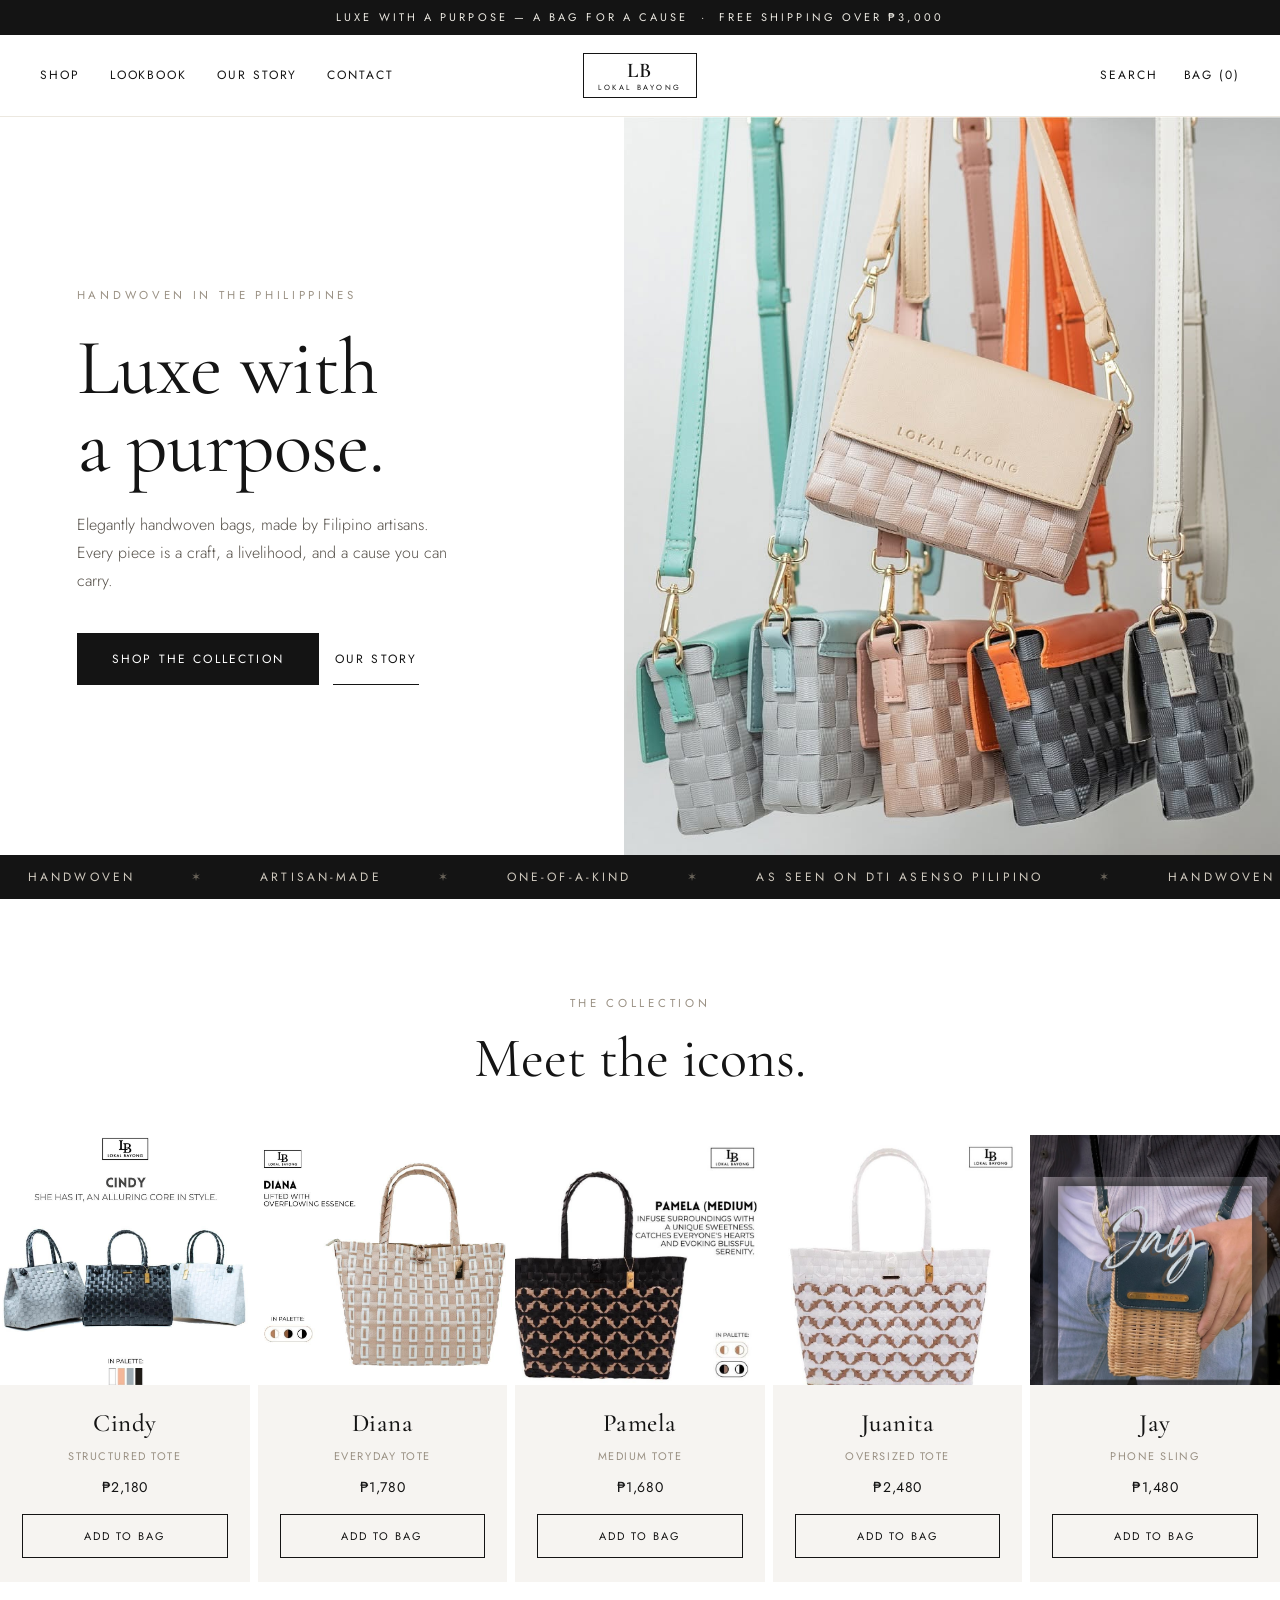
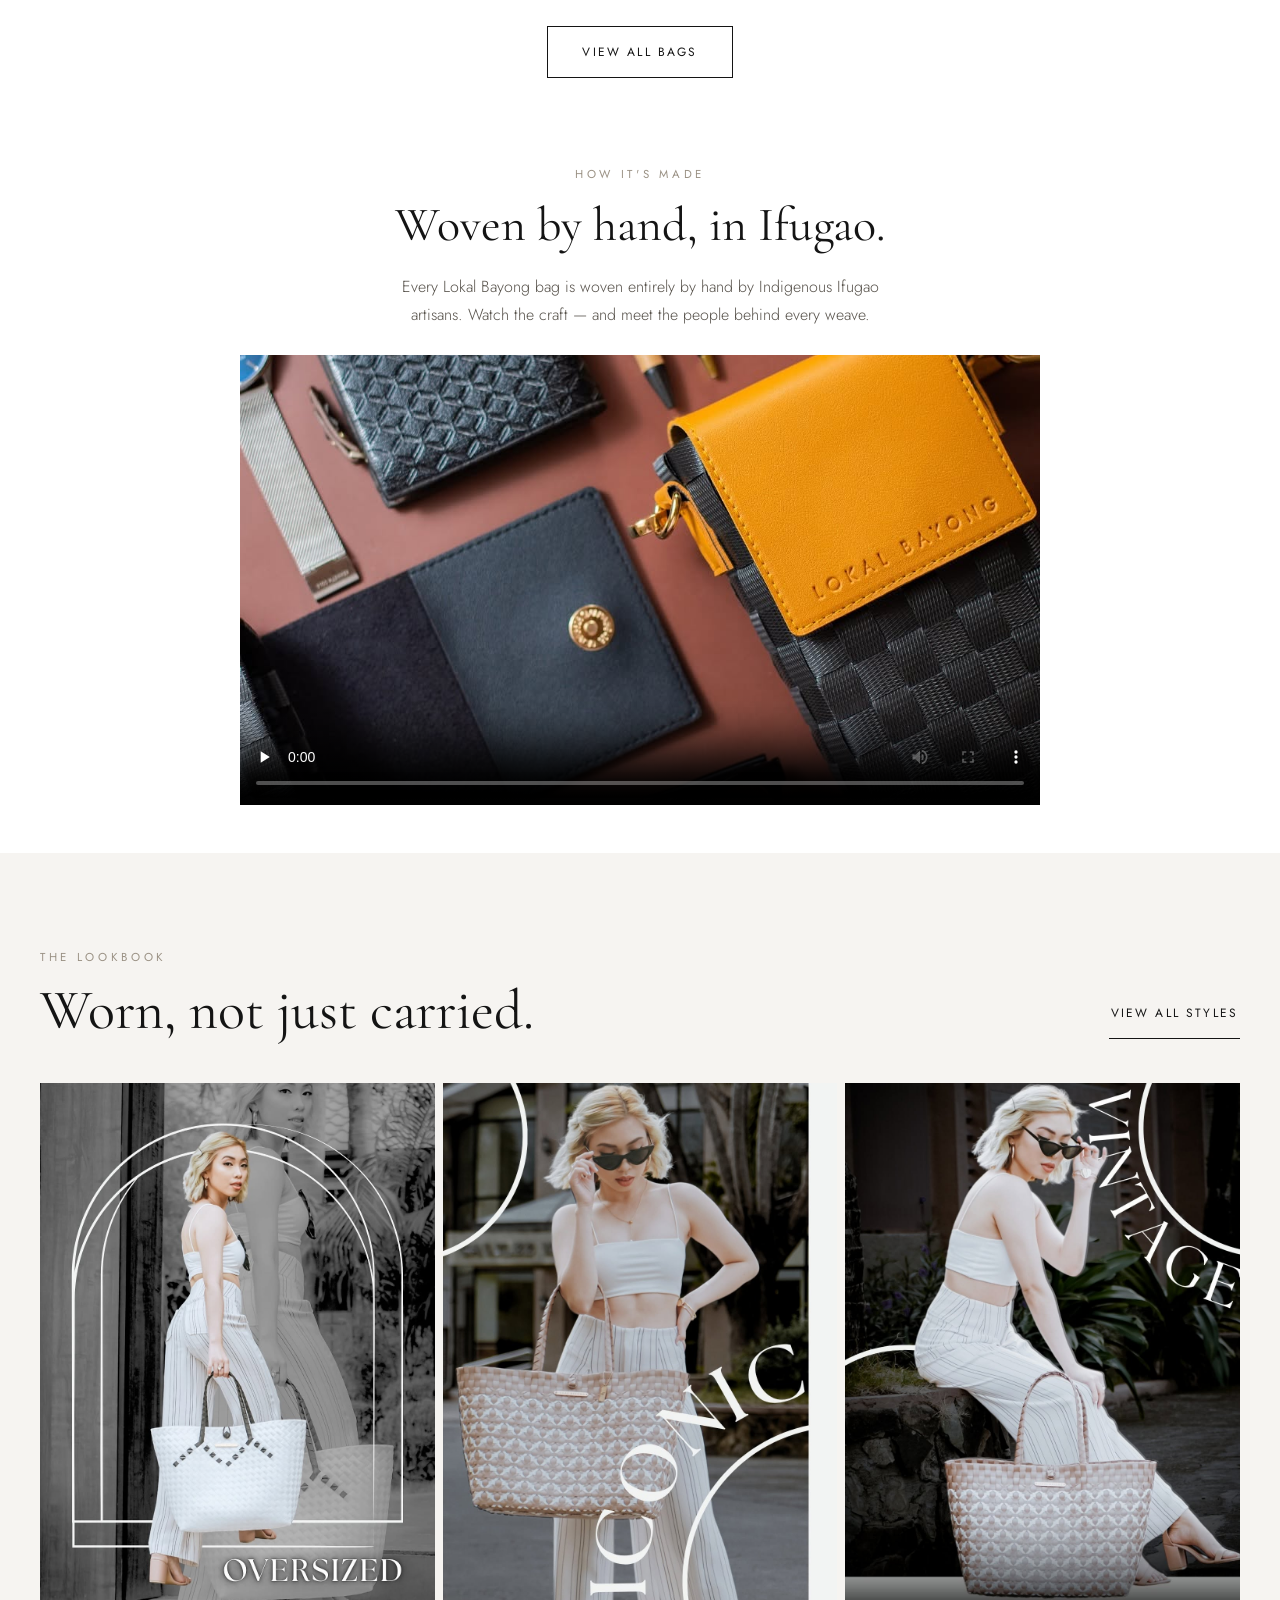
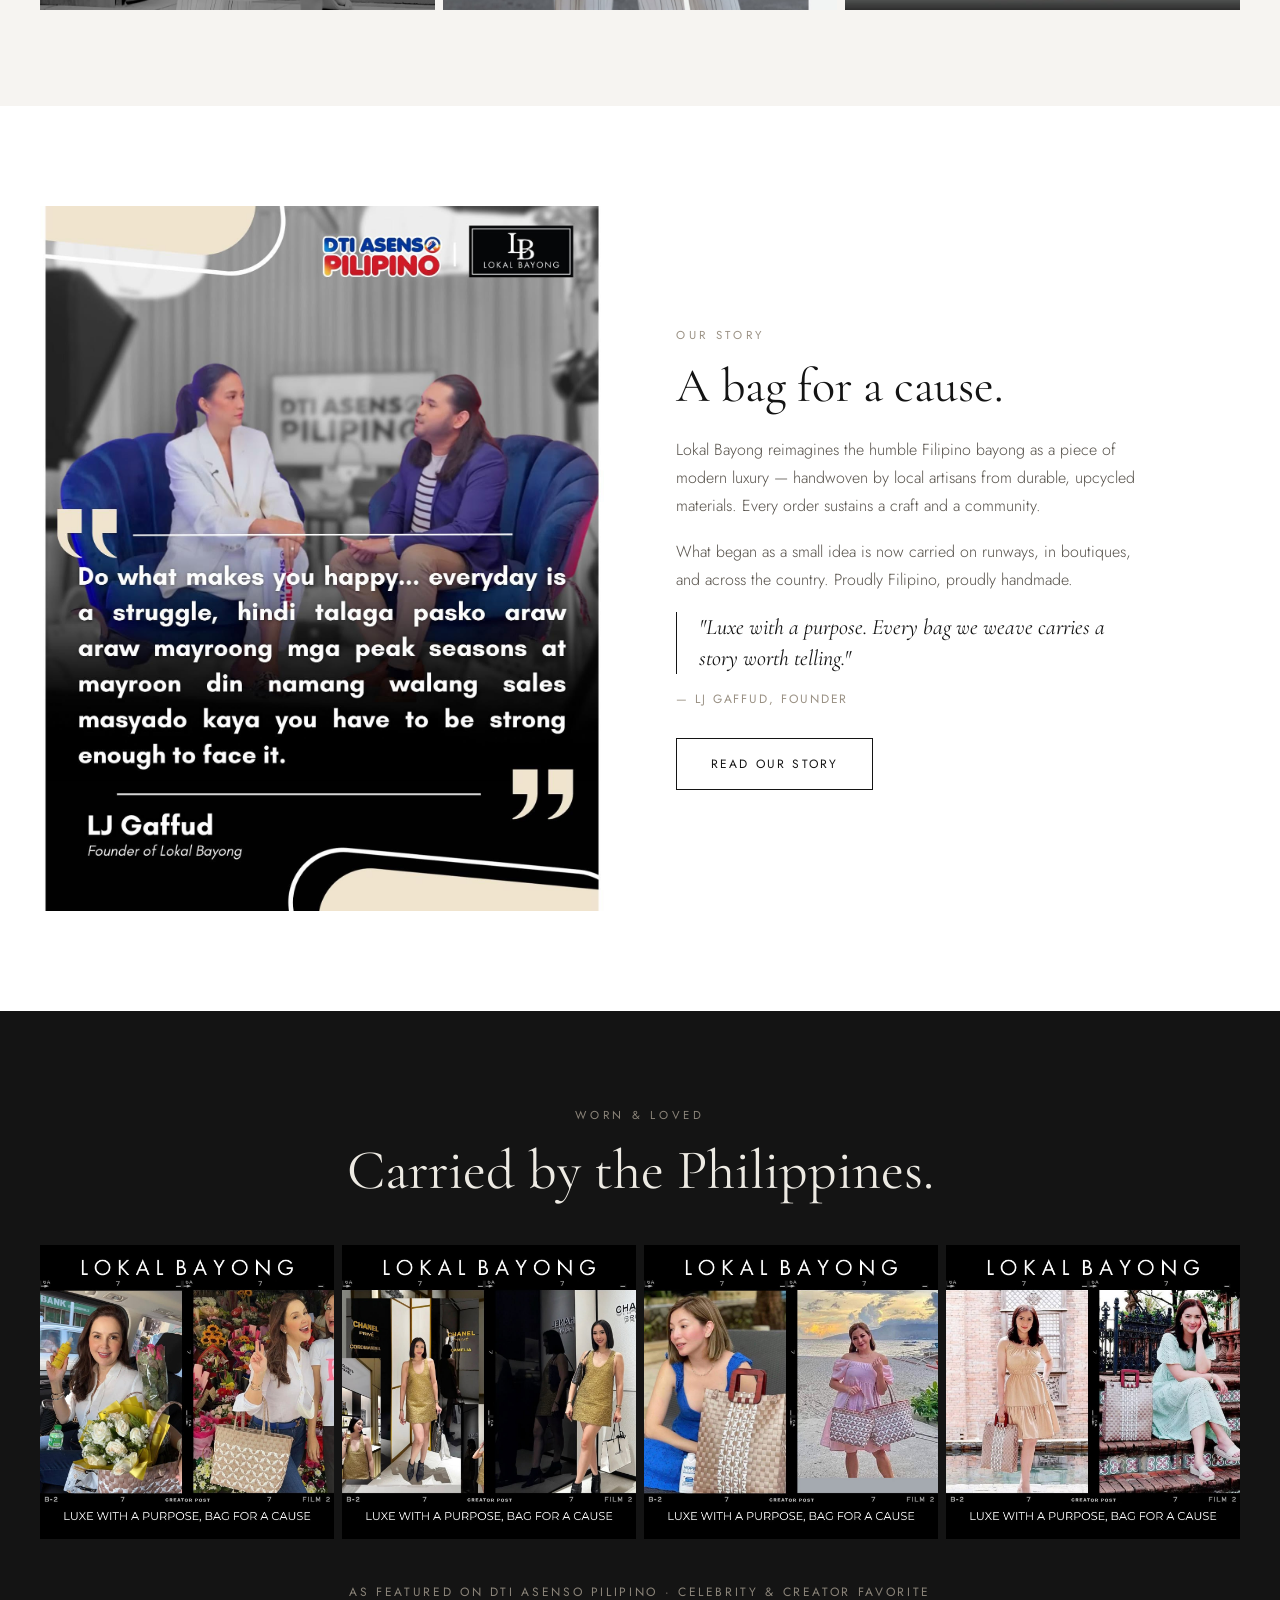
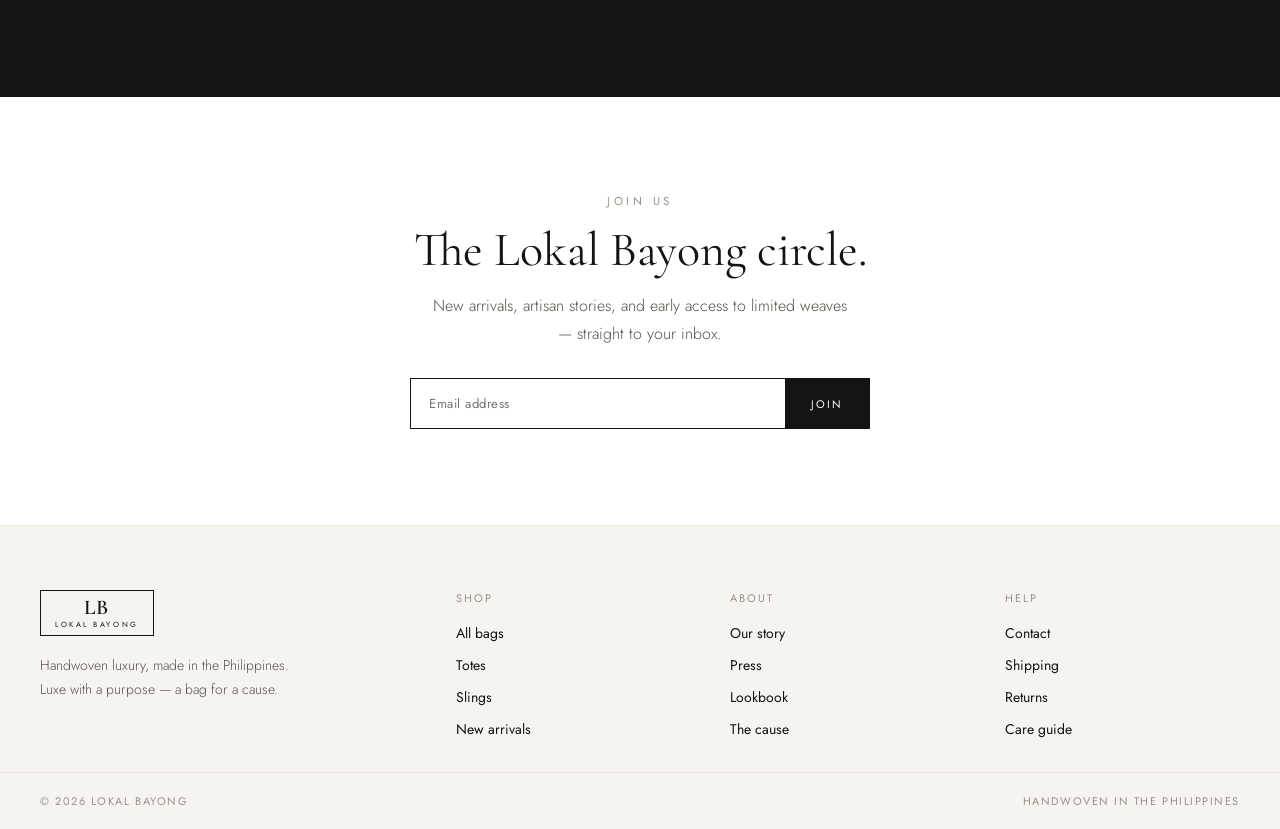
<file: lokal-bayong/index.html>
<!doctype html>
<html lang="en">
  <head>
    <meta charset="utf-8" />
    <meta name="viewport" content="width=device-width, initial-scale=1" />
    <title>Lokal Bayong — Handwoven Luxury, Made in the Philippines</title>
    <meta
      name="description"
      content="Lokal Bayong — elegantly handwoven bags made by Filipino artisans. Luxe with a purpose, a bag for a cause."
    />
    <link rel="preconnect" href="https://fonts.googleapis.com" />
    <link rel="preconnect" href="https://fonts.gstatic.com" crossorigin />
    <link
      href="https://fonts.googleapis.com/css2?family=Cormorant+Garamond:ital,wght@0,300;0,400;0,500;0,600;1,400;1,500&family=Jost:wght@300;400;500;600&display=swap"
      rel="stylesheet"
    />
    <link rel="stylesheet" href="css/style.css" />
  </head>
  <body>
    <div class="topbar">
      Luxe with a purpose — a bag for a cause &nbsp;·&nbsp; Free shipping over
      ₱3,000
    </div>

    <header class="site-nav">
      <div class="nav-inner">
        <nav class="nav-links">
          <a href="shop.html">Shop</a>
          <a href="lookbook.html">Lookbook</a>
          <a href="about-us.html">Our Story</a>
          <a href="contact.html">Contact</a>
        </nav>
        <a class="logo" href="index.html"><b>LB</b><span>LOKAL BAYONG</span></a>
        <div class="nav-right">
          <a href="shop.html">Search</a>
          <button class="bag-btn" data-bag-count>Bag (0)</button>
        </div>
        <button class="nav-toggle" aria-label="Menu">&#9776;</button>
      </div>
    </header>

    <!-- HERO -->
    <section class="hero">
      <div class="hero-copy">
        <div class="eyebrow">Handwoven in the Philippines</div>
        <h1 class="d1">Luxe with<br />a purpose.</h1>
        <p class="lead">
          Elegantly handwoven bags, made by Filipino artisans. Every piece is a
          craft, a livelihood, and a cause you can carry.
        </p>
        <div class="hero-actions">
          <a href="shop.html" class="btn btn--dark">Shop the collection</a>
          <a href="about-us.html" class="btn btn--link">Our story</a>
        </div>
      </div>
      <div class="hero-media">
        <img
          src="assets/hero-crossbodies.jpg"
          alt="Lokal Bayong handwoven crossbody bags"
        />
      </div>
    </section>

    <!-- MARQUEE -->
    <div class="marquee">
      <div class="marquee-track">
        <span>Handwoven</span><span class="star">&#10038;</span>
        <span>Artisan-made</span><span class="star">&#10038;</span>
        <span>One-of-a-kind</span><span class="star">&#10038;</span>
        <span>As seen on DTI Asenso Pilipino</span
        ><span class="star">&#10038;</span> <span>Handwoven</span
        ><span class="star">&#10038;</span> <span>Artisan-made</span
        ><span class="star">&#10038;</span> <span>One-of-a-kind</span
        ><span class="star">&#10038;</span>
        <span>As seen on DTI Asenso Pilipino</span
        ><span class="star">&#10038;</span>
      </div>
    </div>

    <!-- FEATURED -->
    <section class="section container" id="shop">
      <div class="section-head">
        <div class="eyebrow">The Collection</div>
        <h2 class="d2">Meet the icons.</h2>
      </div>

      <div class="grid grid--5">
        <div class="card" data-collection="Totes">
          <a class="card-media" href="product.html"
            ><span class="badge">Bestseller</span
            ><img src="assets/tote-cindy.jpg" alt="Cindy structured tote"
          /></a>
          <div class="card-body">
            <a href="product.html" style="text-decoration: none; color: inherit"
              ><h3 class="card-name">Cindy</h3></a
            >
            <div class="card-line">Structured Tote</div>
            <div class="card-price">&#8369;2,180</div>
            <button class="card-cta" data-add-to-bag>Add to bag</button>
          </div>
        </div>
        <div class="card" data-collection="Totes">
          <a class="card-media" href="product.html"
            ><span class="badge">New</span
            ><img src="assets/tote-diana.jpg" alt="Diana everyday tote"
          /></a>
          <div class="card-body">
            <a href="product.html" style="text-decoration: none; color: inherit"
              ><h3 class="card-name">Diana</h3></a
            >
            <div class="card-line">Everyday Tote</div>
            <div class="card-price">&#8369;1,780</div>
            <button class="card-cta" data-add-to-bag>Add to bag</button>
          </div>
        </div>
        <div class="card" data-collection="Totes">
          <a class="card-media" href="product.html"
            ><img src="assets/tote-pamela.jpg" alt="Pamela medium tote"
          /></a>
          <div class="card-body">
            <a href="product.html" style="text-decoration: none; color: inherit"
              ><h3 class="card-name">Pamela</h3></a
            >
            <div class="card-line">Medium Tote</div>
            <div class="card-price">&#8369;1,680</div>
            <button class="card-cta" data-add-to-bag>Add to bag</button>
          </div>
        </div>
        <div class="card" data-collection="Totes">
          <a class="card-media" href="product.html"
            ><img src="assets/tote-juanita.jpg" alt="Juanita oversized tote"
          /></a>
          <div class="card-body">
            <a href="product.html" style="text-decoration: none; color: inherit"
              ><h3 class="card-name">Juanita</h3></a
            >
            <div class="card-line">Oversized Tote</div>
            <div class="card-price">&#8369;2,480</div>
            <button class="card-cta" data-add-to-bag>Add to bag</button>
          </div>
        </div>
        <div class="card" data-collection="Slings">
          <a class="card-media" href="product.html"
            ><span class="badge">New</span
            ><img src="assets/sling-rattan.jpg" alt="Jay phone sling"
          /></a>
          <div class="card-body">
            <a href="product.html" style="text-decoration: none; color: inherit"
              ><h3 class="card-name">Jay</h3></a
            >
            <div class="card-line">Phone Sling</div>
            <div class="card-price">&#8369;1,480</div>
            <button class="card-cta" data-add-to-bag>Add to bag</button>
          </div>
        </div>
      </div>

      <div style="text-align: center; margin-top: 44px">
        <a href="shop.html" class="btn btn--ghost">View all bags</a>
      </div>
    </section>

    <!-- HOW IT'S MADE -->
    <section class="maker container">
      <div class="section-head">
        <div class="eyebrow">How it's made</div>
        <h2 class="d3">Woven by hand, in Ifugao.</h2>
        <p class="lead" style="max-width: 58ch; margin: 22px auto 0">
          Every Lokal Bayong bag is woven entirely by hand by Indigenous Ifugao
          artisans. Watch the craft &mdash; and meet the people behind every
          weave.
        </p>
      </div>
      <div class="video-frame">
        <video controls preload="none" poster="assets/sling-orange.jpg">
          <source src="assets/sling-orange.jpg" type="video/mp4" />
          Your browser does not support the video tag.
        </video>
      </div>
    </section>

    <!-- LOOKBOOK -->
    <section
      class="section--pad"
      style="background: var(--paper)"
      id="lookbook"
    >
      <div class="container">
        <div class="head-row">
          <div>
            <div class="eyebrow" style="margin-bottom: 16px">The Lookbook</div>
            <h2 class="d2">Worn, not just carried.</h2>
          </div>
          <a href="lookbook.html" class="btn btn--link">View all styles</a>
        </div>
        <div class="grid grid--3">
          <a class="look" href="lookbook.html"
            ><img
              src="assets/look-oversized.jpg"
              alt="Oversized woven tote, styled"
          /></a>
          <a class="look" href="lookbook.html"
            ><img src="assets/look-iconic.jpg" alt="Iconic woven tote, styled"
          /></a>
          <a class="look" href="lookbook.html"
            ><img
              src="assets/look-vintage.jpg"
              alt="Model holding a Lokal Bayong woven tote"
          /></a>
        </div>
      </div>
    </section>

    <!-- STORY -->
    <section class="container" id="story">
      <div class="story">
        <div class="story-media">
          <img
            src="assets/press-dti.jpg"
            alt="Lokal Bayong founder LJ Gaffud on DTI Asenso Pilipino"
          />
        </div>
        <div>
          <div class="eyebrow">Our Story</div>
          <h2 class="d3">A bag for a cause.</h2>
          <p class="lead">
            Lokal Bayong reimagines the humble Filipino bayong as a piece of
            modern luxury — handwoven by local artisans from durable, upcycled
            materials. Every order sustains a craft and a community.
          </p>
          <p class="lead">
            What began as a small idea is now carried on runways, in boutiques,
            and across the country. Proudly Filipino, proudly handmade.
          </p>
          <blockquote class="quote">
            "Luxe with a purpose. Every bag we weave carries a story worth
            telling."
          </blockquote>
          <div class="byline">— LJ Gaffud, Founder</div>
          <div style="margin-top: 30px">
            <a href="about-us.html" class="btn btn--ghost">Read our story</a>
          </div>
        </div>
      </div>
    </section>

    <!-- PRESS -->
    <section class="press section--pad" id="press">
      <div class="container">
        <div class="section-head">
          <div class="eyebrow">Worn &amp; Loved</div>
          <h2 class="d2">Carried by the Philippines.</h2>
        </div>
        <div class="press-fit">
          <img
            src="assets/press-flowers.jpg"
            alt="Celebrity carrying a Lokal Bayong tote"
          />
          <img
            src="assets/press-gold.jpg"
            alt="Creator styling a Lokal Bayong clutch"
          />
          <img
            src="assets/press-beach.jpg"
            alt="Lokal Bayong tote styled at the beach"
          />
          <img
            src="assets/press-duo.jpg"
            alt="Friends carrying Lokal Bayong woven totes"
          />
        </div>
        <div class="press-note">
          As featured on DTI Asenso Pilipino · Celebrity &amp; creator favorite
        </div>
      </div>
    </section>

    <!-- NEWSLETTER -->
    <section class="newsletter">
      <div class="eyebrow">Join us</div>
      <h2 class="d3">The Lokal Bayong circle.</h2>
      <p class="lead">
        New arrivals, artisan stories, and early access to limited weaves —
        straight to your inbox.
      </p>
      <form class="news-form" data-confirm-form="Joined &#10003;">
        <input type="email" placeholder="Email address" required />
        <button type="submit">Join</button>
      </form>
    </section>

    <!-- FOOTER -->
    <footer class="site-footer">
      <div class="foot-grid">
        <div class="foot-col">
          <a class="logo" href="index.html"
            ><b>LB</b><span>LOKAL BAYONG</span></a
          >
          <p class="foot-blurb">
            Handwoven luxury, made in the Philippines. Luxe with a purpose — a
            bag for a cause.
          </p>
        </div>
        <div class="foot-col">
          <h4>Shop</h4>
          <div class="links">
            <a href="shop.html">All bags</a>
            <a href="shop.html">Totes</a>
            <a href="shop.html">Slings</a>
            <a href="shop.html">New arrivals</a>
          </div>
        </div>
        <div class="foot-col">
          <h4>About</h4>
          <div class="links">
            <a href="about-us.html">Our story</a>
            <a href="index.html#press">Press</a>
            <a href="lookbook.html">Lookbook</a>
            <a href="about-us.html">The cause</a>
          </div>
        </div>
        <div class="foot-col">
          <h4>Help</h4>
          <div class="links">
            <a href="contact.html">Contact</a>
            <a href="contact.html">Shipping</a>
            <a href="contact.html">Returns</a>
            <a href="contact.html">Care guide</a>
          </div>
        </div>
      </div>
      <div class="foot-bottom">
        <div class="inner">
          <span>&copy; <span data-year>2026</span> Lokal Bayong</span>
          <span>Handwoven in the Philippines</span>
        </div>
      </div>
    </footer>

    <script src="js/main.js"></script>
  </body>
</html>
</file>
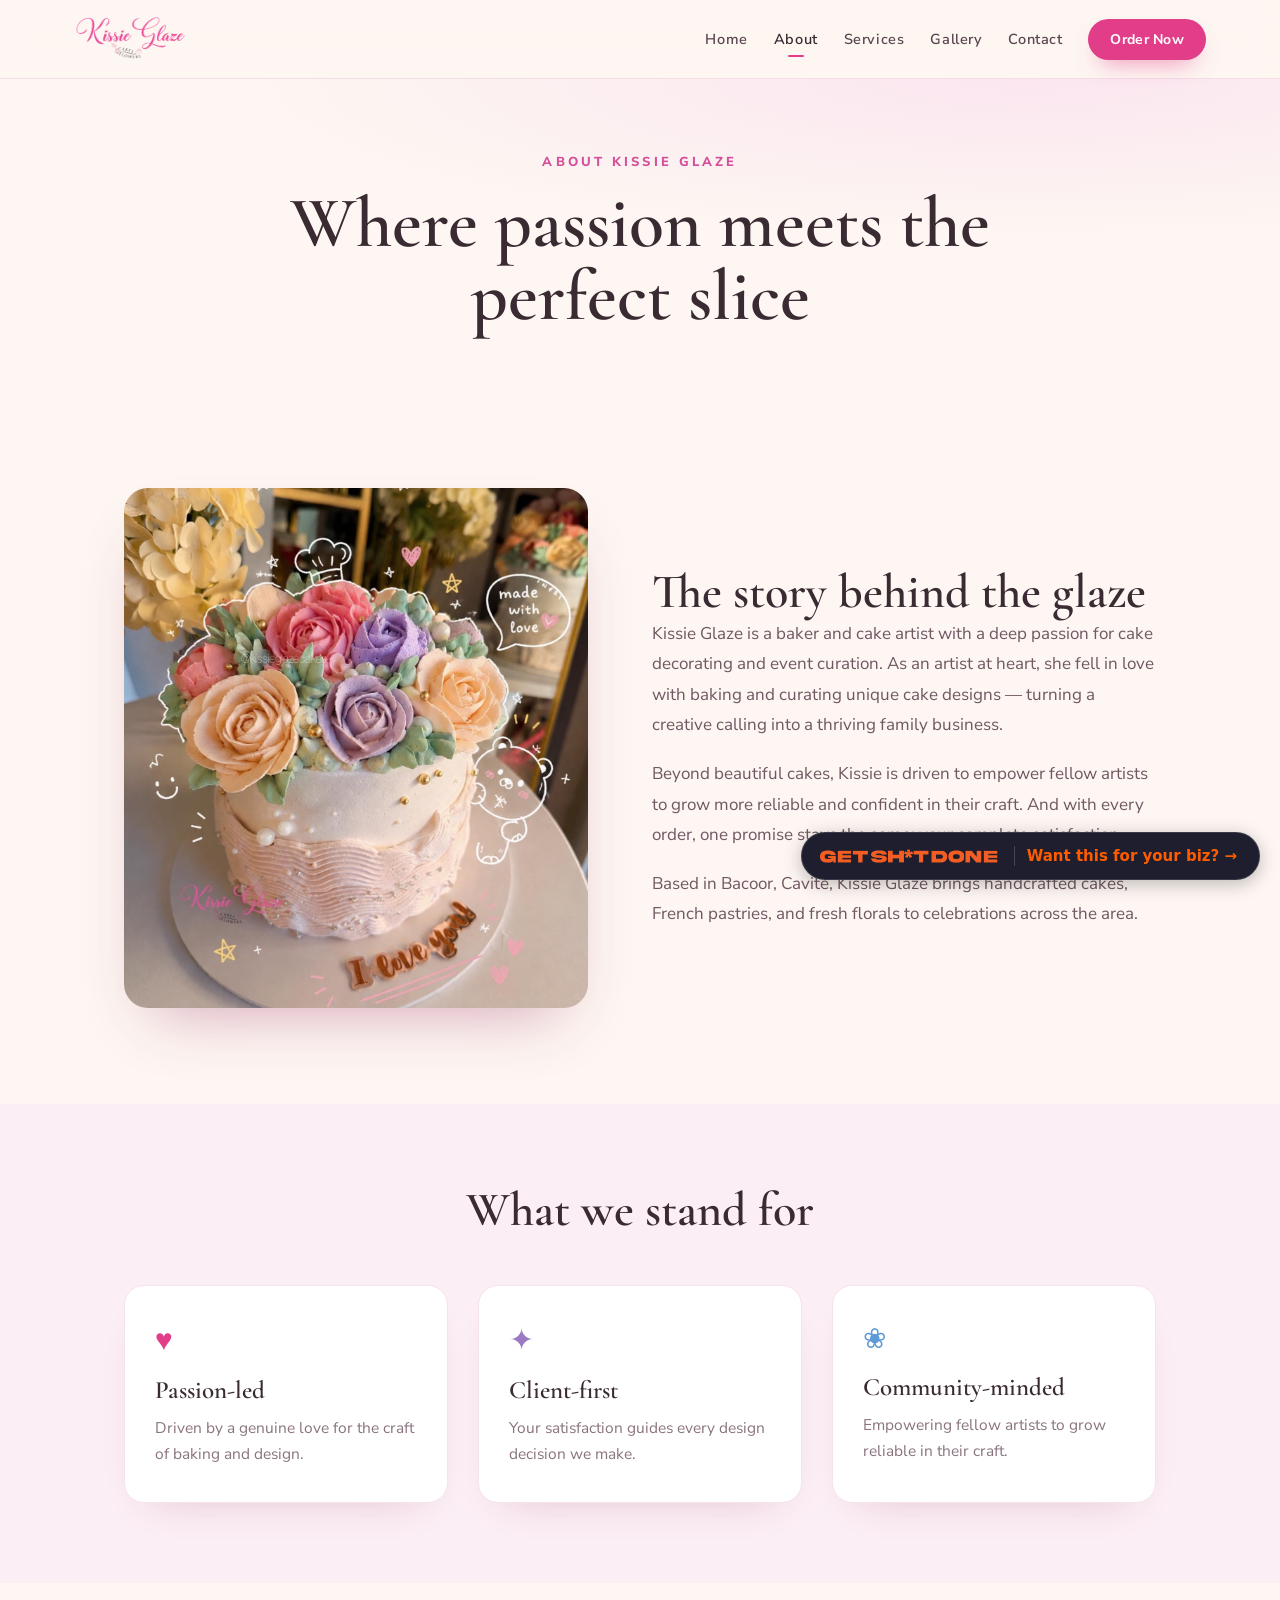
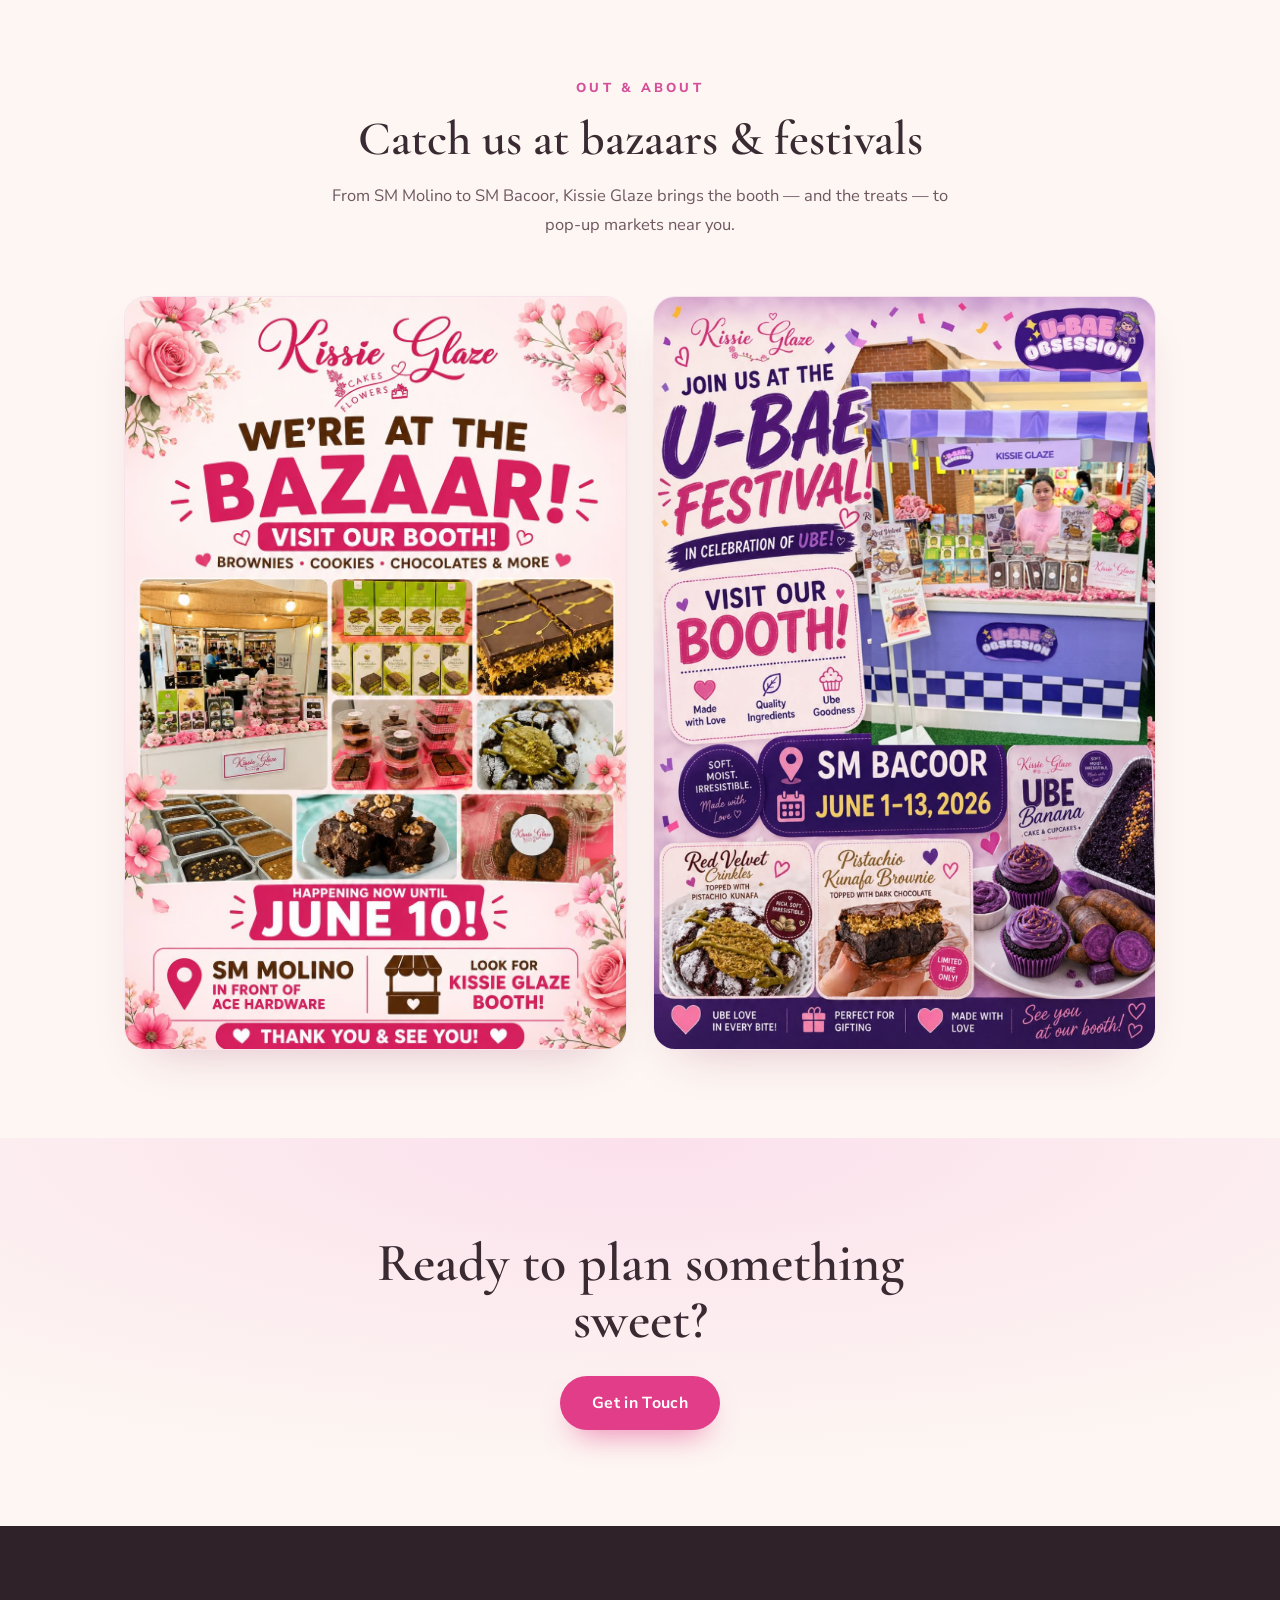
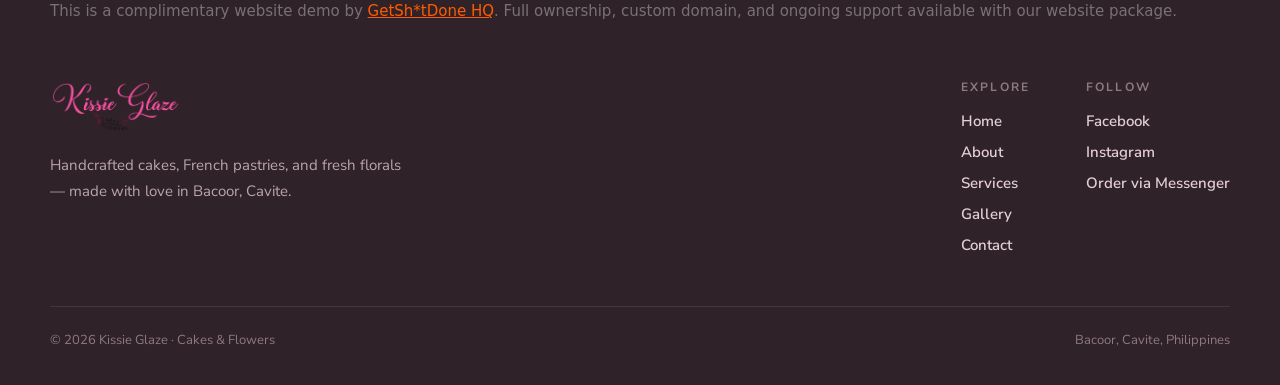
<file: kissie-glaze/about.html>
<!doctype html>
<html lang="en">
  <head>
    <meta charset="UTF-8" />
    <meta name="viewport" content="width=device-width, initial-scale=1.0" />
    <title>About — Kissie Glaze | Cakes &amp; Flowers</title>
    <meta
      name="description"
      content="The story behind Kissie Glaze — a baker and cake artist in Bacoor, Cavite, driven by passion for cake decorating and event curation."
    />
    <link rel="preconnect" href="https://fonts.googleapis.com" />
    <link rel="preconnect" href="https://fonts.gstatic.com" crossorigin />
    <link
      href="https://fonts.googleapis.com/css2?family=Cormorant+Garamond:ital,wght@0,500;0,600;0,700;1,500;1,600&family=Nunito+Sans:wght@300;400;600;700;800&display=swap"
      rel="stylesheet"
    />
    <link rel="stylesheet" href="assets/css/styles.css" />
  </head>
  <body>
    <!-- ===== HEADER ===== -->
    <header class="site-header">
      <nav class="nav">
        <a class="nav__logo" href="index.html"
          ><img src="assets/img/logo.png" alt="Kissie Glaze"
        /></a>
        <button class="nav__toggle" aria-label="Toggle menu">
          <span></span><span></span><span></span>
        </button>
        <div class="nav__links">
          <a class="nav__link" href="index.html">Home</a>
          <a class="nav__link is-active" href="about.html">About</a>
          <a class="nav__link" href="services.html">Services</a>
          <a class="nav__link" href="gallery.html">Gallery</a>
          <a class="nav__link" href="contact.html">Contact</a>
          <a
            class="btn btn-primary btn-sm"
            href="https://m.me/kissieglazecakes"
            target="_blank"
            rel="noopener"
            >Order Now</a
          >
        </div>
      </nav>
    </header>

    <main>
      <!-- ===== GSD Watermark ===== -->
      <style>
        .gsd-wm-badge {
          position: fixed;
          bottom: 20px;
          right: 20px;
          z-index: 9999;
          display: flex;
          align-items: center;
          gap: 12px;
          background: #1e1e2e;
          border: 1px solid rgba(255, 255, 255, 0.12);
          border-radius: 999px;
          padding: 13px 22px 13px 14px;
          text-decoration: none;
          box-shadow: 0 4px 18px rgba(0, 0, 0, 0.25);
          font-family: "Outfit", system-ui, sans-serif;
          transition:
            transform 0.15s ease,
            box-shadow 0.15s ease;
        }
        .gsd-wm-badge:hover {
          transform: translateY(-2px);
          box-shadow: 0 6px 22px rgba(0, 0, 0, 0.32);
        }
        .gsd-wm-badge img {
          height: 20px;
          width: auto;
          display: block;
        }
        .gsd-wm-badge__divider {
          width: 1px;
          height: 20px;
          background: rgba(255, 255, 255, 0.18);
        }
        .gsd-wm-badge__text {
          font-size: 15px;
          font-weight: 600;
          color: #ff5c00;
          white-space: nowrap;
        }

        @media (max-width: 480px) {
          .gsd-wm-badge {
            bottom: 14px;
            right: 14px;
            padding: 11px 18px 11px 12px;
            gap: 10px;
          }
          .gsd-wm-badge img {
            height: 17px;
          }
          .gsd-wm-badge__divider {
            height: 17px;
          }
          .gsd-wm-badge__text {
            font-size: 13px;
          }
        }
      </style>

      <a
        href="https://getshtdonehq.com"
        class="gsd-wm-badge"
        target="_blank"
        rel="noopener"
        aria-label="Built by GetSh*tDone HQ — get a free website for your business"
      >
        <img src="assets/img/logo-orange.png" alt="GetSh*tDone HQ" />
        <span class="gsd-wm-badge__divider"></span>
        <span class="gsd-wm-badge__text">Want this for your biz? →</span>
      </a>

      <!-- ===== PAGE HEAD ===== -->
      <section class="page-head page-head--r">
        <div class="kicker">About Kissie Glaze</div>
        <h1 class="h-page">Where passion meets the perfect slice</h1>
      </section>

      <!-- ===== STORY ===== -->
      <section class="split" style="max-width: 1080px">
        <div class="split__media">
          <img
            src="assets/img/cake-floral.jpg"
            alt="Floral buttercream cake by Kissie Glaze"
            style="height: 520px"
          />
        </div>
        <div class="split__body">
          <h2 class="h-sub">The story behind the glaze</h2>
          <p>
            Kissie Glaze is a baker and cake artist with a deep passion for cake
            decorating and event curation. As an artist at heart, she fell in
            love with baking and curating unique cake designs — turning a
            creative calling into a thriving family business.
          </p>
          <p>
            Beyond beautiful cakes, Kissie is driven to empower fellow artists
            to grow more reliable and confident in their craft. And with every
            order, one promise stays the same: your complete satisfaction.
          </p>
          <p style="margin-bottom: 0">
            Based in Bacoor, Cavite, Kissie Glaze brings handcrafted cakes,
            French pastries, and fresh florals to celebrations across the area.
          </p>
        </div>
      </section>

      <!-- ===== VALUES ===== -->
      <section
        class="section--sm"
        style="
          background: var(--pink-soft);
          padding-top: 80px;
          padding-bottom: 80px;
        "
      >
        <div class="container" style="max-width: 1080px">
          <h2 class="h-sub center" style="margin-bottom: 48px">
            What we stand for
          </h2>
          <div class="grid grid--3">
            <div class="svc">
              <div
                style="font-size: 30px; color: var(--pink); margin-bottom: 14px"
              >
                &#9829;
              </div>
              <h3 style="font-size: 25px; margin-bottom: 10px">Passion-led</h3>
              <p>
                Driven by a genuine love for the craft of baking and design.
              </p>
            </div>
            <div class="svc">
              <div style="font-size: 30px; color: #9b7bc4; margin-bottom: 14px">
                &#10022;
              </div>
              <h3 style="font-size: 25px; margin-bottom: 10px">Client-first</h3>
              <p>Your satisfaction guides every design decision we make.</p>
            </div>
            <div class="svc">
              <div
                style="font-size: 28px; color: var(--blue); margin-bottom: 14px"
              >
                &#10048;
              </div>
              <h3 style="font-size: 25px; margin-bottom: 10px">
                Community-minded
              </h3>
              <p>Empowering fellow artists to grow reliable in their craft.</p>
            </div>
          </div>
        </div>
      </section>

      <!-- ===== EVENTS ===== -->
      <section class="section" style="padding-bottom: 88px">
        <div class="container" style="max-width: 1080px">
          <div class="sec-head">
            <div class="kicker">Out &amp; About</div>
            <h2 class="h-sub" style="margin-bottom: 14px">
              Catch us at bazaars &amp; festivals
            </h2>
            <p class="lead" style="font-size: 16.5px">
              From SM Molino to SM Bacoor, Kissie Glaze brings the booth — and
              the treats — to pop-up markets near you.
            </p>
          </div>
          <div
            class="grid"
            style="
              grid-template-columns: repeat(auto-fit, minmax(280px, 1fr));
              gap: 26px;
            "
          >
            <div class="card">
              <img
                src="assets/img/booth-1.jpg"
                alt="Kissie Glaze at the bazaar"
                style="height: auto"
              />
            </div>
            <div class="card">
              <img
                src="assets/img/booth-2.jpg"
                alt="Kissie Glaze at the U-Bae festival"
                style="height: auto"
              />
            </div>
          </div>
        </div>
      </section>

      <!-- ===== CTA ===== -->
      <section class="section cta">
        <div class="container">
          <h2 class="h-sec">Ready to plan something sweet?</h2>
          <div style="margin-top: 28px">
            <a class="btn btn-primary" href="contact.html">Get in Touch</a>
          </div>
        </div>
      </section>
    </main>

    <!-- ===== FOOTER ===== -->
    <footer class="site-footer">
      <div class="footer__top">
        <p
          style="
            font-family: &quot;Outfit&quot;, system-ui, sans-serif;
            font-size: 15px;
            color: rgba(210, 208, 208, 0.45);
            text-align: center;
            margin-top: 8px;
          "
        >
          This is a complimentary website demo by
          <a
            href="https://getshtdonehq.com"
            target="_blank"
            rel="noopener"
            style="color: #ff5c00; text-decoration: underline"
            >GetSh*tDone HQ</a
          >. Full ownership, custom domain, and ongoing support available with
          our website package.
        </p>
        <div class="footer__brand">
          <img src="assets/img/logo.png" alt="Kissie Glaze" />
          <p>
            Handcrafted cakes, French pastries, and fresh florals — made with
            love in Bacoor, Cavite.
          </p>
        </div>
        <div class="footer__cols">
          <div class="footer__col">
            <h4>Explore</h4>
            <a href="index.html">Home</a>
            <a href="about.html">About</a>
            <a href="services.html">Services</a>
            <a href="gallery.html">Gallery</a>
            <a href="contact.html">Contact</a>
          </div>
          <div class="footer__col">
            <h4>Follow</h4>
            <a
              href="https://www.facebook.com/kissieglazecakes"
              target="_blank"
              rel="noopener"
              >Facebook</a
            >
            <a
              href="https://www.instagram.com/glacage_ph"
              target="_blank"
              rel="noopener"
              >Instagram</a
            >
            <a
              href="https://m.me/kissieglazecakes"
              target="_blank"
              rel="noopener"
              >Order via Messenger</a
            >
          </div>
        </div>
      </div>
      <div class="footer__bar">
        <span>© 2026 Kissie Glaze · Cakes &amp; Flowers</span>
        <span>Bacoor, Cavite, Philippines</span>
      </div>
    </footer>

    <script src="assets/js/main.js"></script>
  </body>
</html>
</file>
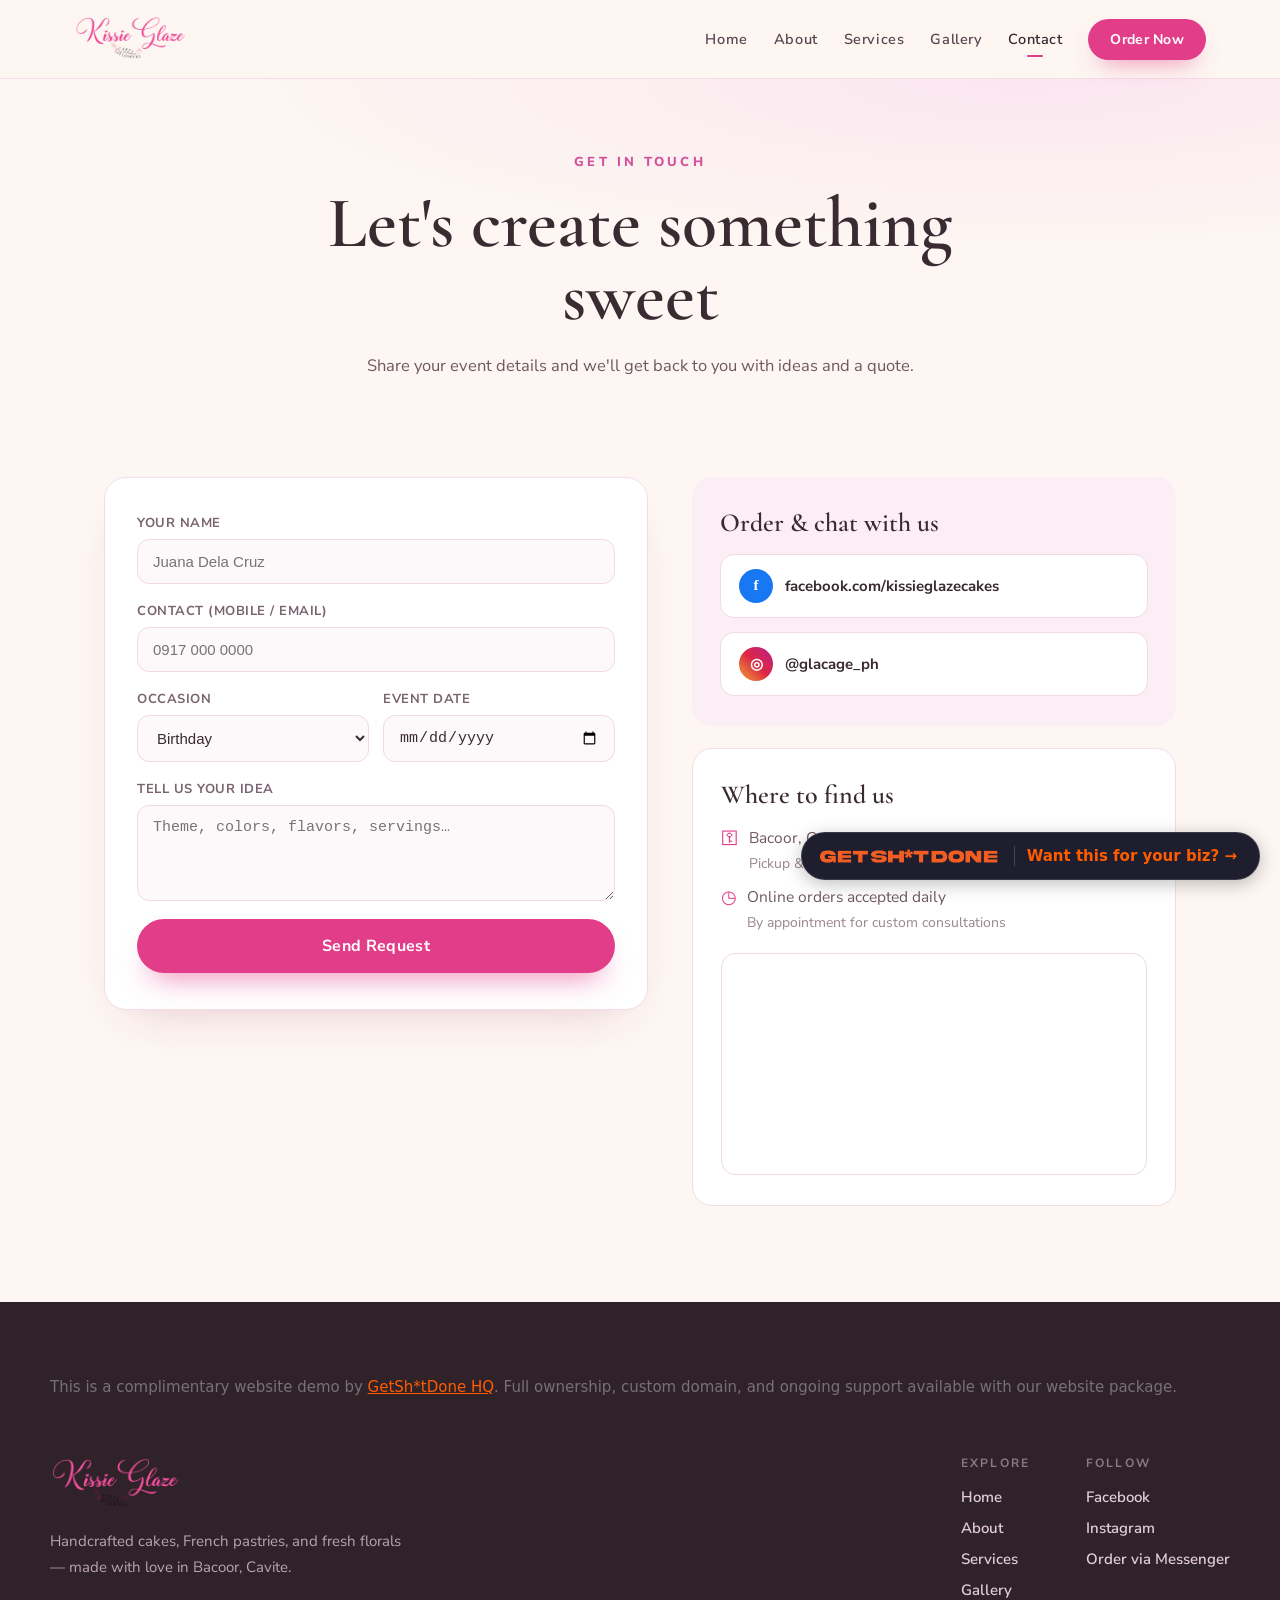
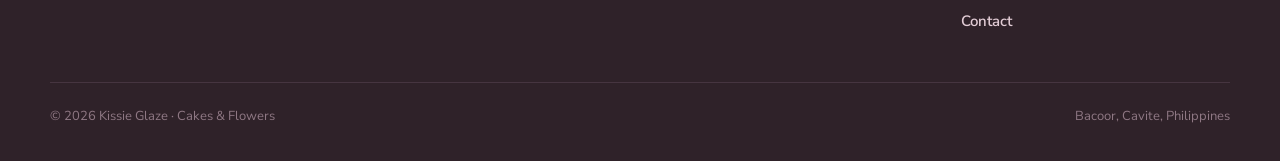
<file: kissie-glaze/contact.html>
<!doctype html>
<html lang="en">
  <head>
    <meta charset="UTF-8" />
    <meta name="viewport" content="width=device-width, initial-scale=1.0" />
    <title>Contact — Kissie Glaze | Order Cakes &amp; Flowers</title>
    <meta
      name="description"
      content="Order customized cakes, pastries, and florals from Kissie Glaze in Bacoor, Cavite. Message us on Facebook or Instagram, or send a request."
    />
    <link rel="preconnect" href="https://fonts.googleapis.com" />
    <link rel="preconnect" href="https://fonts.gstatic.com" crossorigin />
    <link
      href="https://fonts.googleapis.com/css2?family=Cormorant+Garamond:ital,wght@0,500;0,600;0,700;1,500;1,600&family=Nunito+Sans:wght@300;400;600;700;800&display=swap"
      rel="stylesheet"
    />
    <link rel="stylesheet" href="assets/css/styles.css" />
  </head>
  <body>
    <!-- ===== HEADER ===== -->

    <header class="site-header">
      <nav class="nav">
        <a class="nav__logo" href="index.html"
          ><img src="assets/img/logo.png" alt="Kissie Glaze"
        /></a>
        <button class="nav__toggle" aria-label="Toggle menu">
          <span></span><span></span><span></span>
        </button>
        <div class="nav__links">
          <a class="nav__link" href="index.html">Home</a>
          <a class="nav__link" href="about.html">About</a>
          <a class="nav__link" href="services.html">Services</a>
          <a class="nav__link" href="gallery.html">Gallery</a>
          <a class="nav__link is-active" href="contact.html">Contact</a>
          <a
            class="btn btn-primary btn-sm"
            href="https://m.me/kissieglazecakes"
            target="_blank"
            rel="noopener"
            >Order Now</a
          >
        </div>
      </nav>
    </header>

    <main>
      <!-- ===== GSD Watermark ===== -->
      <style>
        .gsd-wm-badge {
          position: fixed;
          bottom: 20px;
          right: 20px;
          z-index: 9999;
          display: flex;
          align-items: center;
          gap: 12px;
          background: #1e1e2e;
          border: 1px solid rgba(255, 255, 255, 0.12);
          border-radius: 999px;
          padding: 13px 22px 13px 14px;
          text-decoration: none;
          box-shadow: 0 4px 18px rgba(0, 0, 0, 0.25);
          font-family: "Outfit", system-ui, sans-serif;
          transition:
            transform 0.15s ease,
            box-shadow 0.15s ease;
        }
        .gsd-wm-badge:hover {
          transform: translateY(-2px);
          box-shadow: 0 6px 22px rgba(0, 0, 0, 0.32);
        }
        .gsd-wm-badge img {
          height: 20px;
          width: auto;
          display: block;
        }
        .gsd-wm-badge__divider {
          width: 1px;
          height: 20px;
          background: rgba(255, 255, 255, 0.18);
        }
        .gsd-wm-badge__text {
          font-size: 15px;
          font-weight: 600;
          color: #ff5c00;
          white-space: nowrap;
        }

        @media (max-width: 480px) {
          .gsd-wm-badge {
            bottom: 14px;
            right: 14px;
            padding: 11px 18px 11px 12px;
            gap: 10px;
          }
          .gsd-wm-badge img {
            height: 17px;
          }
          .gsd-wm-badge__divider {
            height: 17px;
          }
          .gsd-wm-badge__text {
            font-size: 13px;
          }
        }
      </style>

      <a
        href="https://getshtdonehq.com"
        class="gsd-wm-badge"
        target="_blank"
        rel="noopener"
        aria-label="Built by GetSh*tDone HQ — get a free website for your business"
      >
        <img src="assets/img/logo-orange.png" alt="GetSh*tDone HQ" />
        <span class="gsd-wm-badge__divider"></span>
        <span class="gsd-wm-badge__text">Want this for your biz? →</span>
      </a>

      <!-- ===== PAGE HEAD ===== -->
      <section class="page-head page-head--r">
        <div class="kicker">Get in Touch</div>
        <h1 class="h-page">Let's create something sweet</h1>
        <p class="lead" style="font-size: 16.5px">
          Share your event details and we'll get back to you with ideas and a
          quote.
        </p>
      </section>

      <!-- ===== CONTACT ===== -->
      <section class="contact">
        <!-- form -->
        <div class="contact__form" id="form-wrap">
          <form class="form-card" id="order-form">
            <div class="form-grid">
              <label class="field"
                >Your Name
                <input
                  name="cname"
                  type="text"
                  required
                  placeholder="Juana Dela Cruz"
                />
              </label>
              <label class="field"
                >Contact (Mobile / Email)
                <input
                  name="ccontact"
                  type="text"
                  required
                  placeholder="0917 000 0000"
                />
              </label>
              <div class="form-row">
                <label class="field"
                  >Occasion
                  <select name="coccasion">
                    <option>Birthday</option>
                    <option>Wedding</option>
                    <option>Anniversary</option>
                    <option>Christening / Debut</option>
                    <option>Corporate / Event</option>
                    <option>Just because</option>
                  </select>
                </label>
                <label class="field"
                  >Event Date
                  <input name="cdate" type="date" />
                </label>
              </div>
              <label class="field"
                >Tell us your idea
                <textarea
                  name="cmsg"
                  rows="4"
                  placeholder="Theme, colors, flavors, servings…"
                ></textarea>
              </label>
              <button class="btn btn-primary" type="submit" style="width: 100%">
                Send Request
              </button>
            </div>
          </form>
        </div>

        <!-- aside -->
        <div class="contact__aside">
          <div class="info-card info-card--soft">
            <h3>Order &amp; chat with us</h3>
            <div style="display: flex; flex-direction: column; gap: 14px">
              <a
                class="contact-link"
                href="https://www.facebook.com/kissieglazecakes"
                target="_blank"
                rel="noopener"
              >
                <span class="badge badge--fb">f</span
                >facebook.com/kissieglazecakes
              </a>
              <a
                class="contact-link"
                href="https://www.instagram.com/glacage_ph"
                target="_blank"
                rel="noopener"
              >
                <span class="badge badge--ig">&#9678;</span>@glacage_ph
              </a>
            </div>
          </div>
          <div class="info-card info-card--white">
            <h3>Where to find us</h3>
            <div class="info-row">
              <span class="pin">&#9919;</span>
              <div>
                Bacoor, Cavite, Philippines<br /><small
                  >Pickup &amp; delivery within Bacoor &amp; nearby areas</small
                >
              </div>
            </div>
            <div class="info-row">
              <span class="pin">&#9719;</span>
              <div>
                Online orders accepted daily<br /><small
                  >By appointment for custom consultations</small
                >
              </div>
            </div>
            <div class="map-wrap">
              <iframe
                title="Bacoor, Cavite map"
                src="https://www.google.com/maps?q=Bacoor,Cavite,Philippines&output=embed"
                loading="lazy"
              ></iframe>
            </div>
          </div>
        </div>
      </section>
    </main>

    <!-- ===== FOOTER ===== -->
    <footer class="site-footer">
      <div class="footer__top">
        <p
          style="
            font-family: &quot;Outfit&quot;, system-ui, sans-serif;
            font-size: 15px;
            color: rgba(210, 208, 208, 0.45);
            text-align: center;
            margin-top: 8px;
          "
        >
          This is a complimentary website demo by
          <a
            href="https://getshtdonehq.com"
            target="_blank"
            rel="noopener"
            style="color: #ff5c00; text-decoration: underline"
            >GetSh*tDone HQ</a
          >. Full ownership, custom domain, and ongoing support available with
          our website package.
        </p>
        <div class="footer__brand">
          <img src="assets/img/logo.png" alt="Kissie Glaze" />
          <p>
            Handcrafted cakes, French pastries, and fresh florals — made with
            love in Bacoor, Cavite.
          </p>
        </div>
        <div class="footer__cols">
          <div class="footer__col">
            <h4>Explore</h4>
            <a href="index.html">Home</a>
            <a href="about.html">About</a>
            <a href="services.html">Services</a>
            <a href="gallery.html">Gallery</a>
            <a href="contact.html">Contact</a>
          </div>
          <div class="footer__col">
            <h4>Follow</h4>
            <a
              href="https://www.facebook.com/kissieglazecakes"
              target="_blank"
              rel="noopener"
              >Facebook</a
            >
            <a
              href="https://www.instagram.com/glacage_ph"
              target="_blank"
              rel="noopener"
              >Instagram</a
            >
            <a
              href="https://m.me/kissieglazecakes"
              target="_blank"
              rel="noopener"
              >Order via Messenger</a
            >
          </div>
        </div>
      </div>
      <div class="footer__bar">
        <span>© 2026 Kissie Glaze · Cakes &amp; Flowers</span>
        <span>Bacoor, Cavite, Philippines</span>
      </div>
    </footer>

    <script src="assets/js/main.js"></script>
  </body>
</html>
</file>
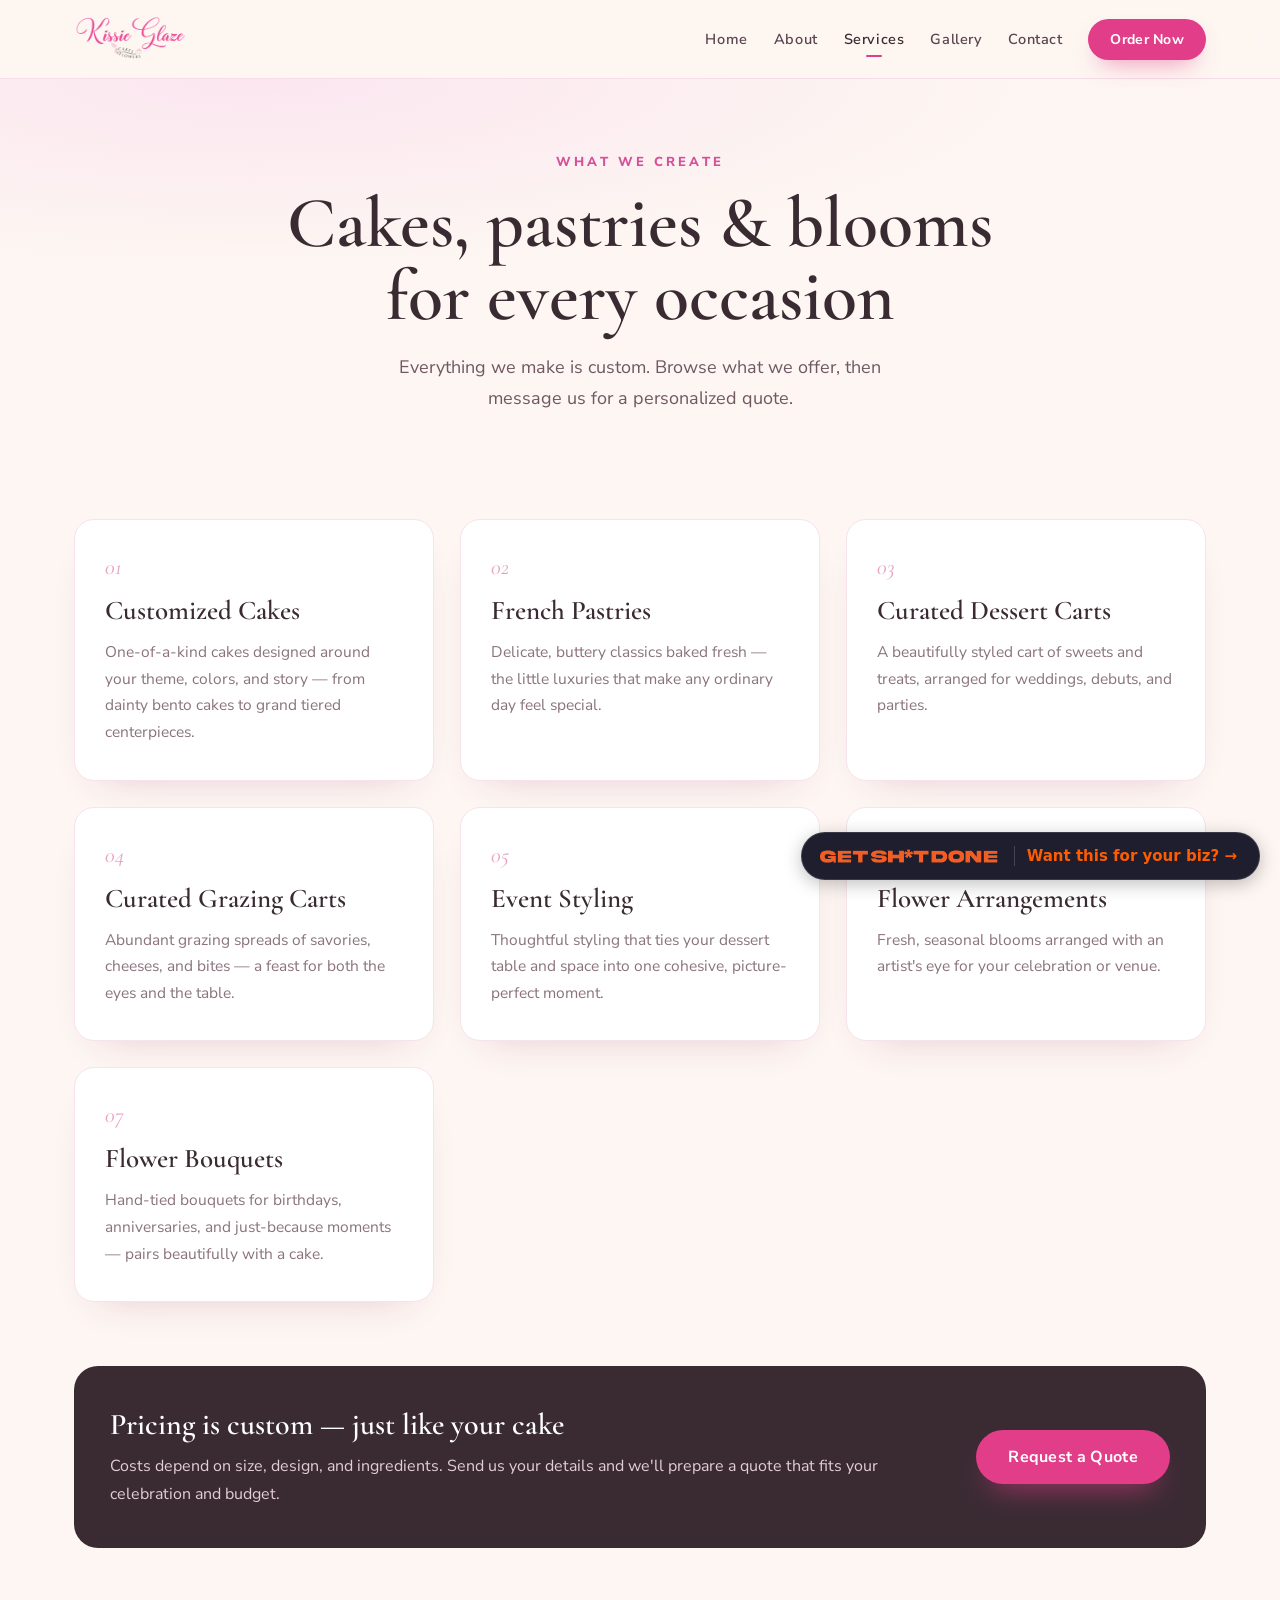
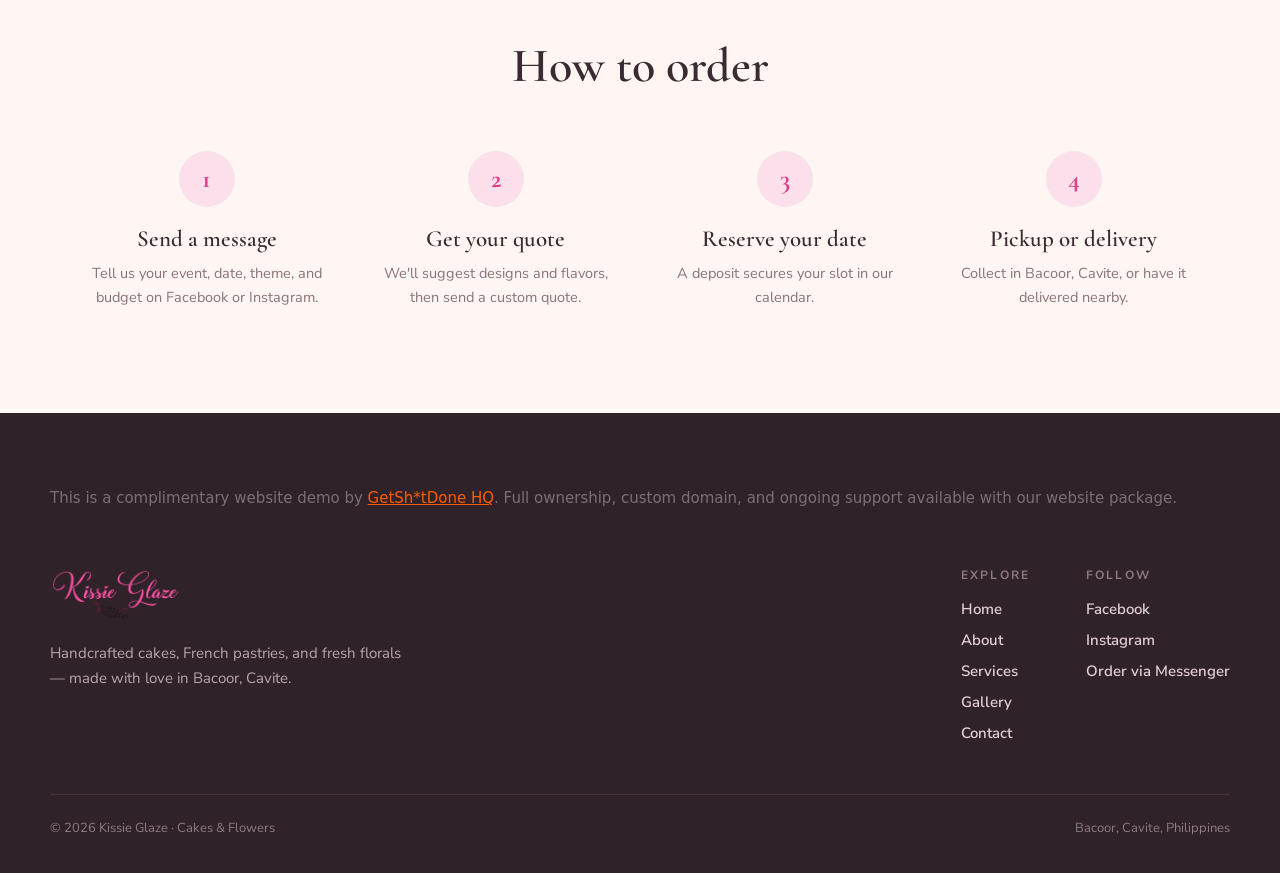
<file: kissie-glaze/services.html>
<!doctype html>
<html lang="en">
  <head>
    <meta charset="UTF-8" />
    <meta name="viewport" content="width=device-width, initial-scale=1.0" />
    <title>Services — Kissie Glaze | Cakes, Pastries &amp; Flowers</title>
    <meta
      name="description"
      content="Customized cakes, French pastries, dessert &amp; grazing carts, event styling, and fresh florals by Kissie Glaze. Custom quotes for every occasion."
    />
    <link rel="preconnect" href="https://fonts.googleapis.com" />
    <link rel="preconnect" href="https://fonts.gstatic.com" crossorigin />
    <link
      href="https://fonts.googleapis.com/css2?family=Cormorant+Garamond:ital,wght@0,500;0,600;0,700;1,500;1,600&family=Nunito+Sans:wght@300;400;600;700;800&display=swap"
      rel="stylesheet"
    />
    <link rel="stylesheet" href="assets/css/styles.css" />
  </head>
  <body>
    <!-- ===== HEADER ===== -->
    <header class="site-header">
      <nav class="nav">
        <a class="nav__logo" href="index.html"
          ><img src="assets/img/logo.png" alt="Kissie Glaze"
        /></a>
        <button class="nav__toggle" aria-label="Toggle menu">
          <span></span><span></span><span></span>
        </button>
        <div class="nav__links">
          <a class="nav__link" href="index.html">Home</a>
          <a class="nav__link" href="about.html">About</a>
          <a class="nav__link is-active" href="services.html">Services</a>
          <a class="nav__link" href="gallery.html">Gallery</a>
          <a class="nav__link" href="contact.html">Contact</a>
          <a
            class="btn btn-primary btn-sm"
            href="https://m.me/kissieglazecakes"
            target="_blank"
            rel="noopener"
            >Order Now</a
          >
        </div>
      </nav>
    </header>

    <main>
      <!-- ===== GSD Watermark ===== -->
      <style>
        .gsd-wm-badge {
          position: fixed;
          bottom: 20px;
          right: 20px;
          z-index: 9999;
          display: flex;
          align-items: center;
          gap: 12px;
          background: #1e1e2e;
          border: 1px solid rgba(255, 255, 255, 0.12);
          border-radius: 999px;
          padding: 13px 22px 13px 14px;
          text-decoration: none;
          box-shadow: 0 4px 18px rgba(0, 0, 0, 0.25);
          font-family: "Outfit", system-ui, sans-serif;
          transition:
            transform 0.15s ease,
            box-shadow 0.15s ease;
        }
        .gsd-wm-badge:hover {
          transform: translateY(-2px);
          box-shadow: 0 6px 22px rgba(0, 0, 0, 0.32);
        }
        .gsd-wm-badge img {
          height: 20px;
          width: auto;
          display: block;
        }
        .gsd-wm-badge__divider {
          width: 1px;
          height: 20px;
          background: rgba(255, 255, 255, 0.18);
        }
        .gsd-wm-badge__text {
          font-size: 15px;
          font-weight: 600;
          color: #ff5c00;
          white-space: nowrap;
        }

        @media (max-width: 480px) {
          .gsd-wm-badge {
            bottom: 14px;
            right: 14px;
            padding: 11px 18px 11px 12px;
            gap: 10px;
          }
          .gsd-wm-badge img {
            height: 17px;
          }
          .gsd-wm-badge__divider {
            height: 17px;
          }
          .gsd-wm-badge__text {
            font-size: 13px;
          }
        }
      </style>

      <a
        href="https://getshtdonehq.com"
        class="gsd-wm-badge"
        target="_blank"
        rel="noopener"
        aria-label="Built by GetSh*tDone HQ — get a free website for your business"
      >
        <img src="assets/img/logo-orange.png" alt="GetSh*tDone HQ" />
        <span class="gsd-wm-badge__divider"></span>
        <span class="gsd-wm-badge__text">Want this for your biz? →</span>
      </a>

      <!-- ===== PAGE HEAD ===== -->
      <section class="page-head page-head--l">
        <div class="kicker">What We Create</div>
        <h1 class="h-page">Cakes, pastries &amp; blooms for every occasion</h1>
        <p class="lead">
          Everything we make is custom. Browse what we offer, then message us
          for a personalized quote.
        </p>
      </section>

      <!-- ===== SERVICES GRID ===== -->
      <section style="padding: 64px 24px 40px">
        <div class="container">
          <div class="grid grid--svc">
            <article class="svc">
              <div class="svc__no">01</div>
              <h3>Customized Cakes</h3>
              <p>
                One-of-a-kind cakes designed around your theme, colors, and
                story — from dainty bento cakes to grand tiered centerpieces.
              </p>
            </article>
            <article class="svc">
              <div class="svc__no">02</div>
              <h3>French Pastries</h3>
              <p>
                Delicate, buttery classics baked fresh — the little luxuries
                that make any ordinary day feel special.
              </p>
            </article>
            <article class="svc">
              <div class="svc__no">03</div>
              <h3>Curated Dessert Carts</h3>
              <p>
                A beautifully styled cart of sweets and treats, arranged for
                weddings, debuts, and parties.
              </p>
            </article>
            <article class="svc">
              <div class="svc__no">04</div>
              <h3>Curated Grazing Carts</h3>
              <p>
                Abundant grazing spreads of savories, cheeses, and bites — a
                feast for both the eyes and the table.
              </p>
            </article>
            <article class="svc">
              <div class="svc__no">05</div>
              <h3>Event Styling</h3>
              <p>
                Thoughtful styling that ties your dessert table and space into
                one cohesive, picture-perfect moment.
              </p>
            </article>
            <article class="svc">
              <div class="svc__no">06</div>
              <h3>Flower Arrangements</h3>
              <p>
                Fresh, seasonal blooms arranged with an artist's eye for your
                celebration or venue.
              </p>
            </article>
            <article class="svc">
              <div class="svc__no">07</div>
              <h3>Flower Bouquets</h3>
              <p>
                Hand-tied bouquets for birthdays, anniversaries, and
                just-because moments — pairs beautifully with a cake.
              </p>
            </article>
          </div>
        </div>
      </section>

      <!-- ===== QUOTE BAND ===== -->
      <section style="padding: 24px 24px 20px">
        <div class="container">
          <div class="quote-band">
            <div style="flex: 1 1 360px">
              <h3>Pricing is custom — just like your cake</h3>
              <p>
                Costs depend on size, design, and ingredients. Send us your
                details and we'll prepare a quote that fits your celebration and
                budget.
              </p>
            </div>
            <a
              class="btn btn-primary"
              href="https://m.me/kissieglazecakes"
              target="_blank"
              rel="noopener"
              >Request a Quote</a
            >
          </div>
        </div>
      </section>

      <!-- ===== HOW TO ORDER ===== -->
      <section style="padding: 72px 24px 96px">
        <div class="container">
          <h2 class="h-sub center" style="margin-bottom: 50px">How to order</h2>
          <div class="steps">
            <div class="step">
              <div class="step__n">1</div>
              <h3>Send a message</h3>
              <p>
                Tell us your event, date, theme, and budget on Facebook or
                Instagram.
              </p>
            </div>
            <div class="step">
              <div class="step__n">2</div>
              <h3>Get your quote</h3>
              <p>
                We'll suggest designs and flavors, then send a custom quote.
              </p>
            </div>
            <div class="step">
              <div class="step__n">3</div>
              <h3>Reserve your date</h3>
              <p>A deposit secures your slot in our calendar.</p>
            </div>
            <div class="step">
              <div class="step__n">4</div>
              <h3>Pickup or delivery</h3>
              <p>Collect in Bacoor, Cavite, or have it delivered nearby.</p>
            </div>
          </div>
        </div>
      </section>
    </main>

    <!-- ===== FOOTER ===== -->
    <footer class="site-footer">
      <div class="footer__top">
        <p
          style="
            font-family: &quot;Outfit&quot;, system-ui, sans-serif;
            font-size: 15px;
            color: rgba(210, 208, 208, 0.45);
            text-align: center;
            margin-top: 8px;
          "
        >
          This is a complimentary website demo by
          <a
            href="https://getshtdonehq.com"
            target="_blank"
            rel="noopener"
            style="color: #ff5c00; text-decoration: underline"
            >GetSh*tDone HQ</a
          >. Full ownership, custom domain, and ongoing support available with
          our website package.
        </p>
        <div class="footer__brand">
          <img src="assets/img/logo.png" alt="Kissie Glaze" />
          <p>
            Handcrafted cakes, French pastries, and fresh florals — made with
            love in Bacoor, Cavite.
          </p>
        </div>
        <div class="footer__cols">
          <div class="footer__col">
            <h4>Explore</h4>
            <a href="index.html">Home</a>
            <a href="about.html">About</a>
            <a href="services.html">Services</a>
            <a href="gallery.html">Gallery</a>
            <a href="contact.html">Contact</a>
          </div>
          <div class="footer__col">
            <h4>Follow</h4>
            <a
              href="https://www.facebook.com/kissieglazecakes"
              target="_blank"
              rel="noopener"
              >Facebook</a
            >
            <a
              href="https://www.instagram.com/glacage_ph"
              target="_blank"
              rel="noopener"
              >Instagram</a
            >
            <a
              href="https://m.me/kissieglazecakes"
              target="_blank"
              rel="noopener"
              >Order via Messenger</a
            >
          </div>
        </div>
      </div>
      <div class="footer__bar">
        <span>© 2026 Kissie Glaze · Cakes &amp; Flowers</span>
        <span>Bacoor, Cavite, Philippines</span>
      </div>
    </footer>

    <script src="assets/js/main.js"></script>
  </body>
</html>
</file>
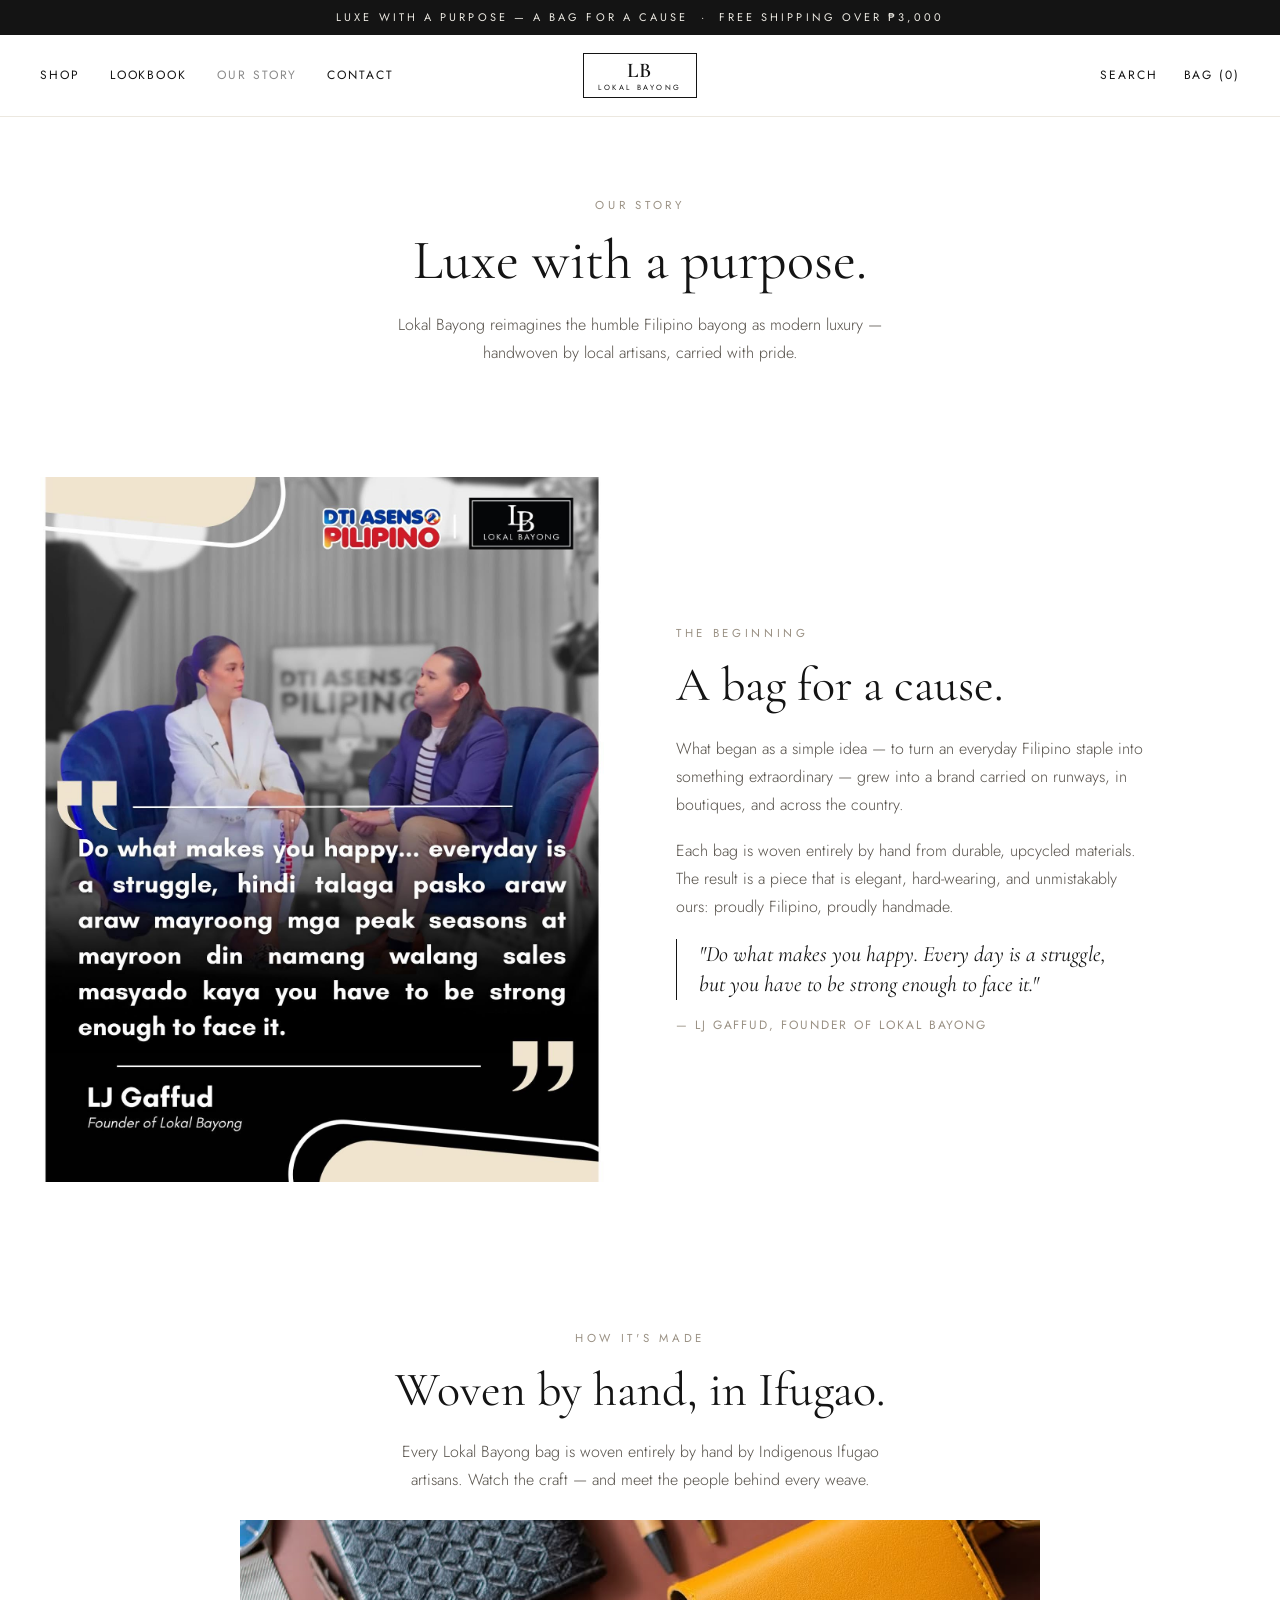
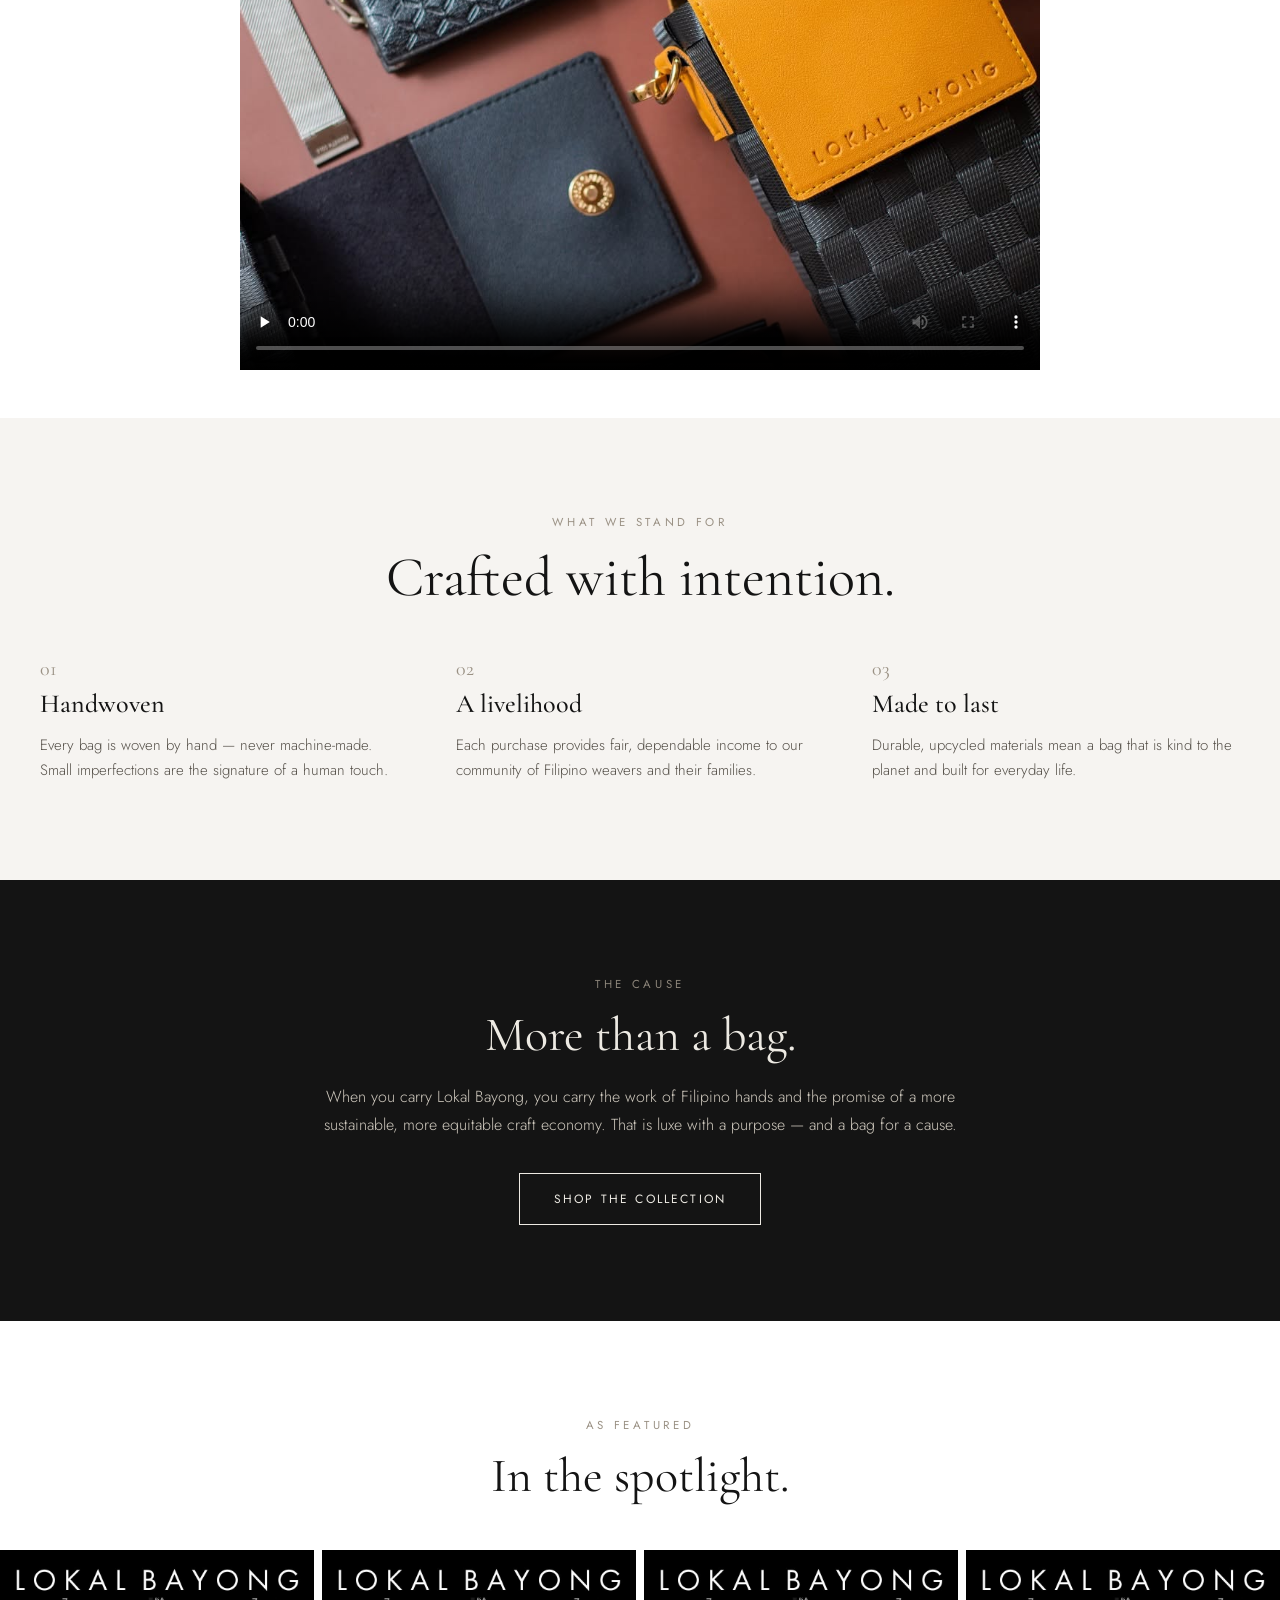
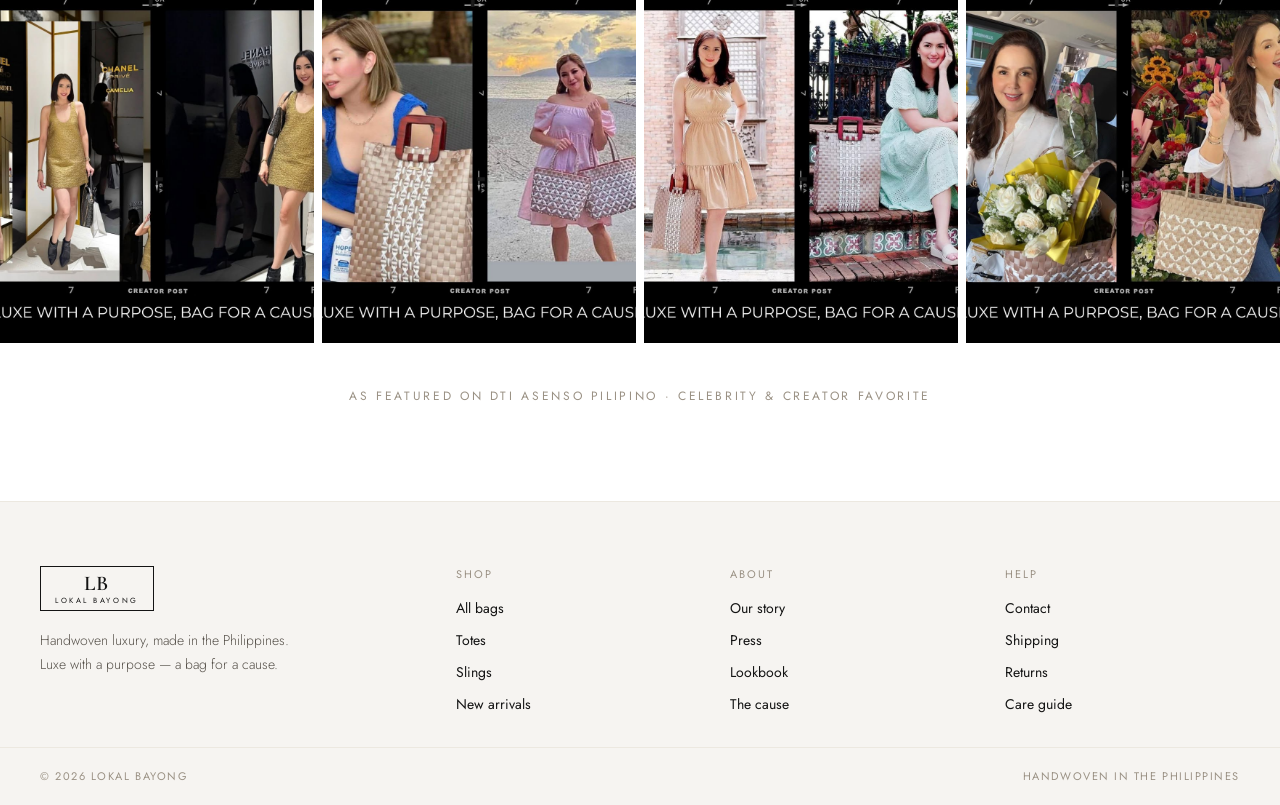
<file: lokal-bayong/about-us.html>
<!doctype html>
<html lang="en">
  <head>
    <meta charset="utf-8" />
    <meta name="viewport" content="width=device-width, initial-scale=1" />
    <title>Our Story — Lokal Bayong</title>
    <meta
      name="description"
      content="The story of Lokal Bayong — handwoven Filipino luxury with a purpose, founded by LJ Gaffud."
    />
    <link rel="preconnect" href="https://fonts.googleapis.com" />
    <link rel="preconnect" href="https://fonts.gstatic.com" crossorigin />
    <link
      href="https://fonts.googleapis.com/css2?family=Cormorant+Garamond:ital,wght@0,300;0,400;0,500;0,600;1,400;1,500&family=Jost:wght@300;400;500;600&display=swap"
      rel="stylesheet"
    />
    <link rel="stylesheet" href="css/style.css" />
  </head>
  <body>
    <div class="topbar">
      Luxe with a purpose — a bag for a cause &nbsp;·&nbsp; Free shipping over
      ₱3,000
    </div>

    <header class="site-nav">
      <div class="nav-inner">
        <nav class="nav-links">
          <a href="shop.html">Shop</a>
          <a href="lookbook.html">Lookbook</a>
          <a href="about-us.html" class="is-active">Our Story</a>
          <a href="contact.html">Contact</a>
        </nav>
        <a class="logo" href="index.html"><b>LB</b><span>LOKAL BAYONG</span></a>
        <div class="nav-right">
          <a href="shop.html">Search</a>
          <button class="bag-btn" data-bag-count>Bag (0)</button>
        </div>
        <button class="nav-toggle" aria-label="Menu">&#9776;</button>
      </div>
    </header>

    <section class="page-hero container">
      <div class="eyebrow">Our Story</div>
      <h1 class="d2">Luxe with a purpose.</h1>
      <p class="lead">
        Lokal Bayong reimagines the humble Filipino bayong as modern luxury —
        handwoven by local artisans, carried with pride.
      </p>
    </section>

    <!-- INTRO STORY -->
    <section class="container">
      <div class="story">
        <div class="story-media">
          <img
            src="assets/press-dti.jpg"
            alt="Founder LJ Gaffud featured on DTI Asenso Pilipino"
          />
        </div>
        <div>
          <div class="eyebrow">The Beginning</div>
          <h2 class="d3">A bag for a cause.</h2>
          <p class="lead">
            What began as a simple idea — to turn an everyday Filipino staple
            into something extraordinary — grew into a brand carried on runways,
            in boutiques, and across the country.
          </p>
          <p class="lead">
            Each bag is woven entirely by hand from durable, upcycled materials.
            The result is a piece that is elegant, hard-wearing, and
            unmistakably ours: proudly Filipino, proudly handmade.
          </p>
          <blockquote class="quote">
            "Do what makes you happy. Every day is a struggle, but you have to
            be strong enough to face it."
          </blockquote>
          <div class="byline">— LJ Gaffud, Founder of Lokal Bayong</div>
        </div>
      </div>
    </section>

    <!-- HOW IT'S MADE -->
    <section class="maker container">
      <div class="section-head">
        <div class="eyebrow">How it's made</div>
        <h2 class="d3">Woven by hand, in Ifugao.</h2>
        <p class="lead" style="max-width: 58ch; margin: 22px auto 0">
          Every Lokal Bayong bag is woven entirely by hand by Indigenous Ifugao
          artisans. Watch the craft &mdash; and meet the people behind every
          weave.
        </p>
      </div>
      <div class="video-frame">
        <video controls preload="none" poster="assets/sling-orange.jpg">
          <source src="assets/sling-orange.jpg" type="video/mp4" />
          Your browser does not support the video tag.
        </video>
      </div>
    </section>

    <!-- VALUES -->
    <section class="section--pad" style="background: var(--paper)">
      <div class="container">
        <div class="section-head">
          <div class="eyebrow">What we stand for</div>
          <h2 class="d2">Crafted with intention.</h2>
        </div>
        <div class="values">
          <div class="value">
            <div class="num">01</div>
            <h3>Handwoven</h3>
            <p>
              Every bag is woven by hand — never machine-made. Small
              imperfections are the signature of a human touch.
            </p>
          </div>
          <div class="value">
            <div class="num">02</div>
            <h3>A livelihood</h3>
            <p>
              Each purchase provides fair, dependable income to our community of
              Filipino weavers and their families.
            </p>
          </div>
          <div class="value">
            <div class="num">03</div>
            <h3>Made to last</h3>
            <p>
              Durable, upcycled materials mean a bag that is kind to the planet
              and built for everyday life.
            </p>
          </div>
        </div>
      </div>
    </section>

    <!-- CAUSE BAND -->
    <section class="press section--pad">
      <div class="container" style="text-align: center; max-width: 760px">
        <div class="eyebrow" style="margin-bottom: 18px">The Cause</div>
        <h2 class="d3" style="margin-bottom: 22px">More than a bag.</h2>
        <p class="lead" style="color: #cfc9be; margin: 0 auto">
          When you carry Lokal Bayong, you carry the work of Filipino hands and
          the promise of a more sustainable, more equitable craft economy. That
          is luxe with a purpose — and a bag for a cause.
        </p>
        <div style="margin-top: 34px">
          <a
            href="shop.html"
            class="btn"
            style="border-color: #edeae3; color: #edeae3"
            >Shop the collection</a
          >
        </div>
      </div>
    </section>

    <!-- AS SEEN -->
    <section class="section--pad container">
      <div class="section-head">
        <div class="eyebrow">As featured</div>
        <h2 class="d3">In the spotlight.</h2>
      </div>
      <div class="grid grid--press">
        <div class="press-cell" style="background: #e7e3dc">
          <img
            src="assets/press-gold.jpg"
            alt="Creator with Lokal Bayong clutch"
          />
        </div>
        <div class="press-cell" style="background: #e7e3dc">
          <img
            src="assets/press-beach.jpg"
            alt="Lokal Bayong tote at the beach"
          />
        </div>
        <div class="press-cell" style="background: #e7e3dc">
          <img
            src="assets/press-duo.jpg"
            alt="Friends carrying Lokal Bayong totes"
          />
        </div>
        <div class="press-cell" style="background: #e7e3dc">
          <img
            src="assets/press-flowers.jpg"
            alt="Celebrity carrying a Lokal Bayong tote"
          />
        </div>
      </div>
      <div class="press-note" style="color: var(--faint)">
        As featured on DTI Asenso Pilipino · Celebrity &amp; creator favorite
      </div>
    </section>

    <footer class="site-footer">
      <div class="foot-grid">
        <div class="foot-col">
          <a class="logo" href="index.html"
            ><b>LB</b><span>LOKAL BAYONG</span></a
          >
          <p class="foot-blurb">
            Handwoven luxury, made in the Philippines. Luxe with a purpose — a
            bag for a cause.
          </p>
        </div>
        <div class="foot-col">
          <h4>Shop</h4>
          <div class="links">
            <a href="shop.html">All bags</a><a href="shop.html">Totes</a
            ><a href="shop.html">Slings</a><a href="shop.html">New arrivals</a>
          </div>
        </div>
        <div class="foot-col">
          <h4>About</h4>
          <div class="links">
            <a href="about-us.html">Our story</a
            ><a href="index.html#press">Press</a
            ><a href="lookbook.html">Lookbook</a
            ><a href="about-us.html">The cause</a>
          </div>
        </div>
        <div class="foot-col">
          <h4>Help</h4>
          <div class="links">
            <a href="contact.html">Contact</a><a href="contact.html">Shipping</a
            ><a href="contact.html">Returns</a
            ><a href="contact.html">Care guide</a>
          </div>
        </div>
      </div>
      <div class="foot-bottom">
        <div class="inner">
          <span>&copy; <span data-year>2026</span> Lokal Bayong</span
          ><span>Handwoven in the Philippines</span>
        </div>
      </div>
    </footer>

    <script src="js/main.js"></script>
  </body>
</html>
</file>
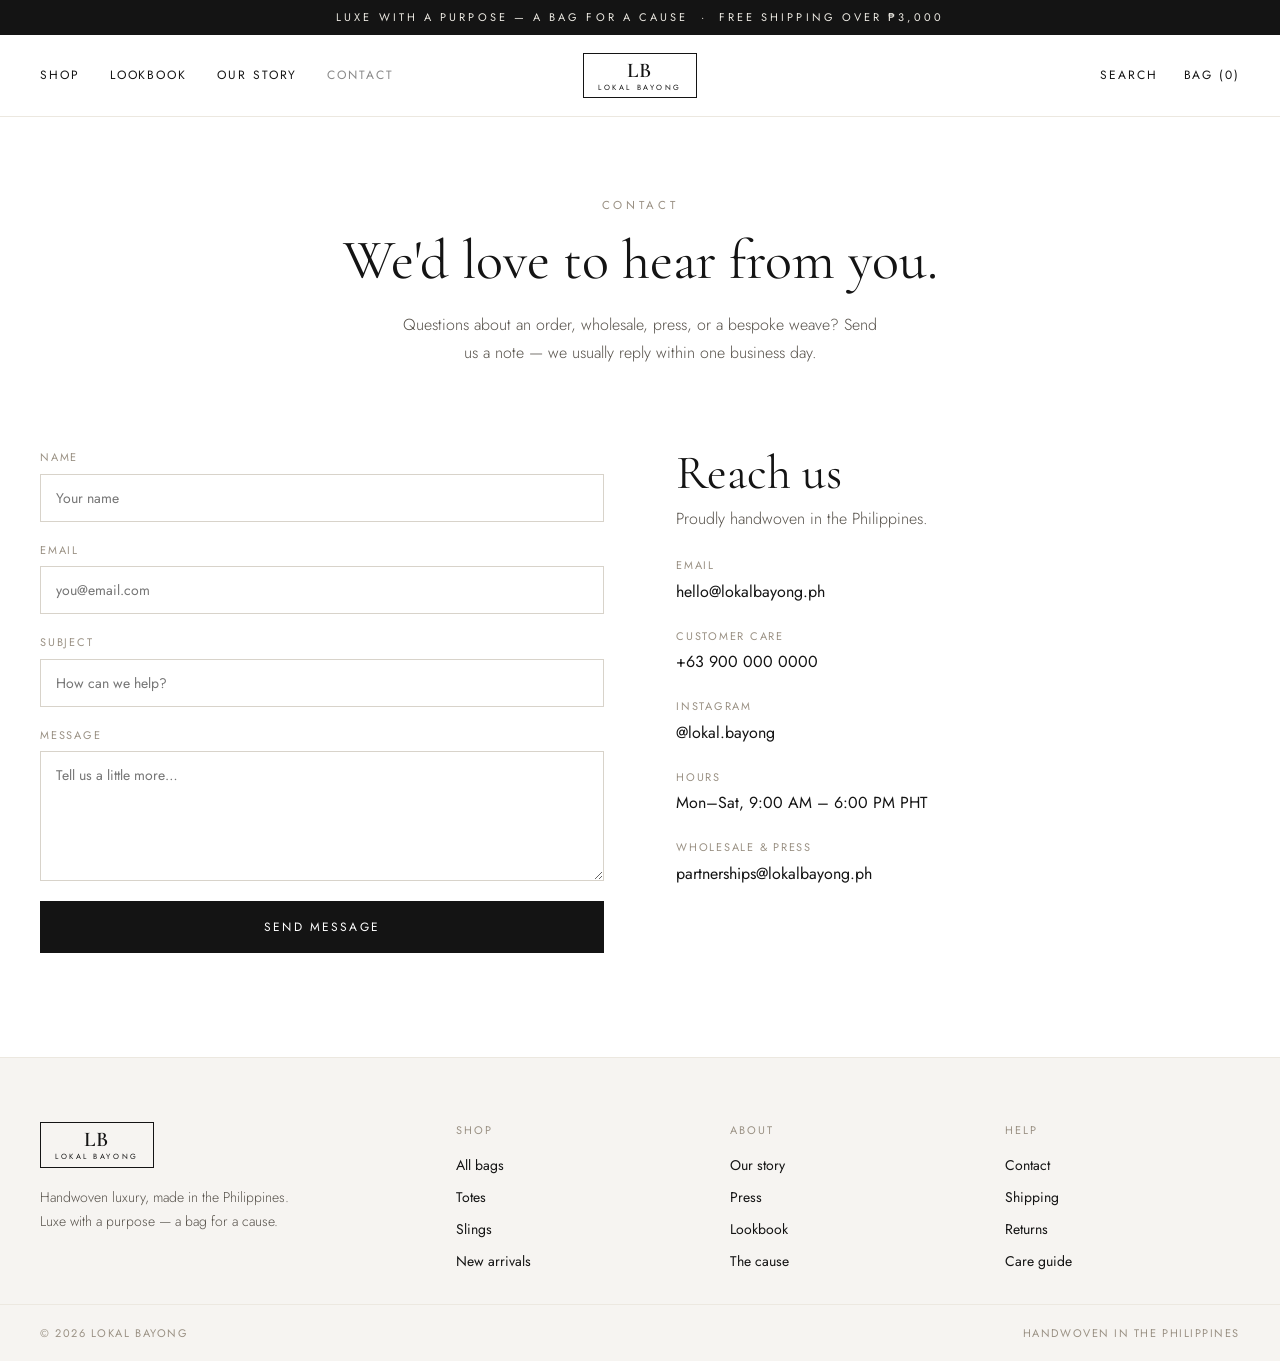
<file: lokal-bayong/contact.html>
<!DOCTYPE html>
<html lang="en">
<head>
<meta charset="utf-8">
<meta name="viewport" content="width=device-width, initial-scale=1">
<title>Contact — Lokal Bayong</title>
<meta name="description" content="Get in touch with Lokal Bayong — questions, wholesale, press and bespoke orders.">
<link rel="preconnect" href="https://fonts.googleapis.com">
<link rel="preconnect" href="https://fonts.gstatic.com" crossorigin>
<link href="https://fonts.googleapis.com/css2?family=Cormorant+Garamond:ital,wght@0,300;0,400;0,500;0,600;1,400;1,500&family=Jost:wght@300;400;500;600&display=swap" rel="stylesheet">
<link rel="stylesheet" href="css/style.css">
</head>
<body>

  <div class="topbar">Luxe with a purpose — a bag for a cause &nbsp;·&nbsp; Free shipping over ₱3,000</div>

  <header class="site-nav">
    <div class="nav-inner">
      <nav class="nav-links">
        <a href="shop.html">Shop</a>
        <a href="lookbook.html">Lookbook</a>
        <a href="about-us.html">Our Story</a>
        <a href="contact.html" class="is-active">Contact</a>
      </nav>
      <a class="logo" href="index.html"><b>LB</b><span>LOKAL BAYONG</span></a>
      <div class="nav-right">
        <a href="shop.html">Search</a>
        <button class="bag-btn" data-bag-count>Bag (0)</button>
      </div>
      <button class="nav-toggle" aria-label="Menu">&#9776;</button>
    </div>
  </header>

  <section class="page-hero container">
    <div class="eyebrow">Contact</div>
    <h1 class="d2">We'd love to hear from you.</h1>
    <p class="lead">Questions about an order, wholesale, press, or a bespoke weave? Send us a note — we usually reply within one business day.</p>
  </section>

  <section class="container">
    <div class="contact">
      <form data-confirm-form="Sent &#10003; Thank you">
        <div class="field">
          <label for="name">Name</label>
          <input id="name" type="text" placeholder="Your name" required>
        </div>
        <div class="field">
          <label for="email">Email</label>
          <input id="email" type="email" placeholder="you@email.com" required>
        </div>
        <div class="field">
          <label for="subject">Subject</label>
          <input id="subject" type="text" placeholder="How can we help?">
        </div>
        <div class="field">
          <label for="message">Message</label>
          <textarea id="message" placeholder="Tell us a little more…" required></textarea>
        </div>
        <button type="submit" class="btn btn--dark" style="width:100%">Send message</button>
      </form>

      <div class="contact-info">
        <h2 class="d3" style="margin-bottom:6px">Reach us</h2>
        <p class="lead" style="margin:0 0 8px">Proudly handwoven in the Philippines.</p>
        <dl>
          <dt>Email</dt>
          <dd>hello@lokalbayong.ph</dd>
          <dt>Customer care</dt>
          <dd>+63 900 000 0000</dd>
          <dt>Instagram</dt>
          <dd>@lokal.bayong</dd>
          <dt>Hours</dt>
          <dd>Mon–Sat, 9:00 AM – 6:00 PM PHT</dd>
          <dt>Wholesale &amp; press</dt>
          <dd>partnerships@lokalbayong.ph</dd>
        </dl>
      </div>
    </div>
  </section>

  <div style="height:64px"></div>

  <footer class="site-footer">
    <div class="foot-grid">
      <div class="foot-col">
        <a class="logo" href="index.html"><b>LB</b><span>LOKAL BAYONG</span></a>
        <p class="foot-blurb">Handwoven luxury, made in the Philippines. Luxe with a purpose — a bag for a cause.</p>
      </div>
      <div class="foot-col"><h4>Shop</h4><div class="links"><a href="shop.html">All bags</a><a href="shop.html">Totes</a><a href="shop.html">Slings</a><a href="shop.html">New arrivals</a></div></div>
      <div class="foot-col"><h4>About</h4><div class="links"><a href="about-us.html">Our story</a><a href="index.html#press">Press</a><a href="lookbook.html">Lookbook</a><a href="about-us.html">The cause</a></div></div>
      <div class="foot-col"><h4>Help</h4><div class="links"><a href="contact.html">Contact</a><a href="contact.html">Shipping</a><a href="contact.html">Returns</a><a href="contact.html">Care guide</a></div></div>
    </div>
    <div class="foot-bottom"><div class="inner"><span>&copy; <span data-year>2026</span> Lokal Bayong</span><span>Handwoven in the Philippines</span></div></div>
  </footer>

  <script src="js/main.js"></script>
</body>
</html>
</file>
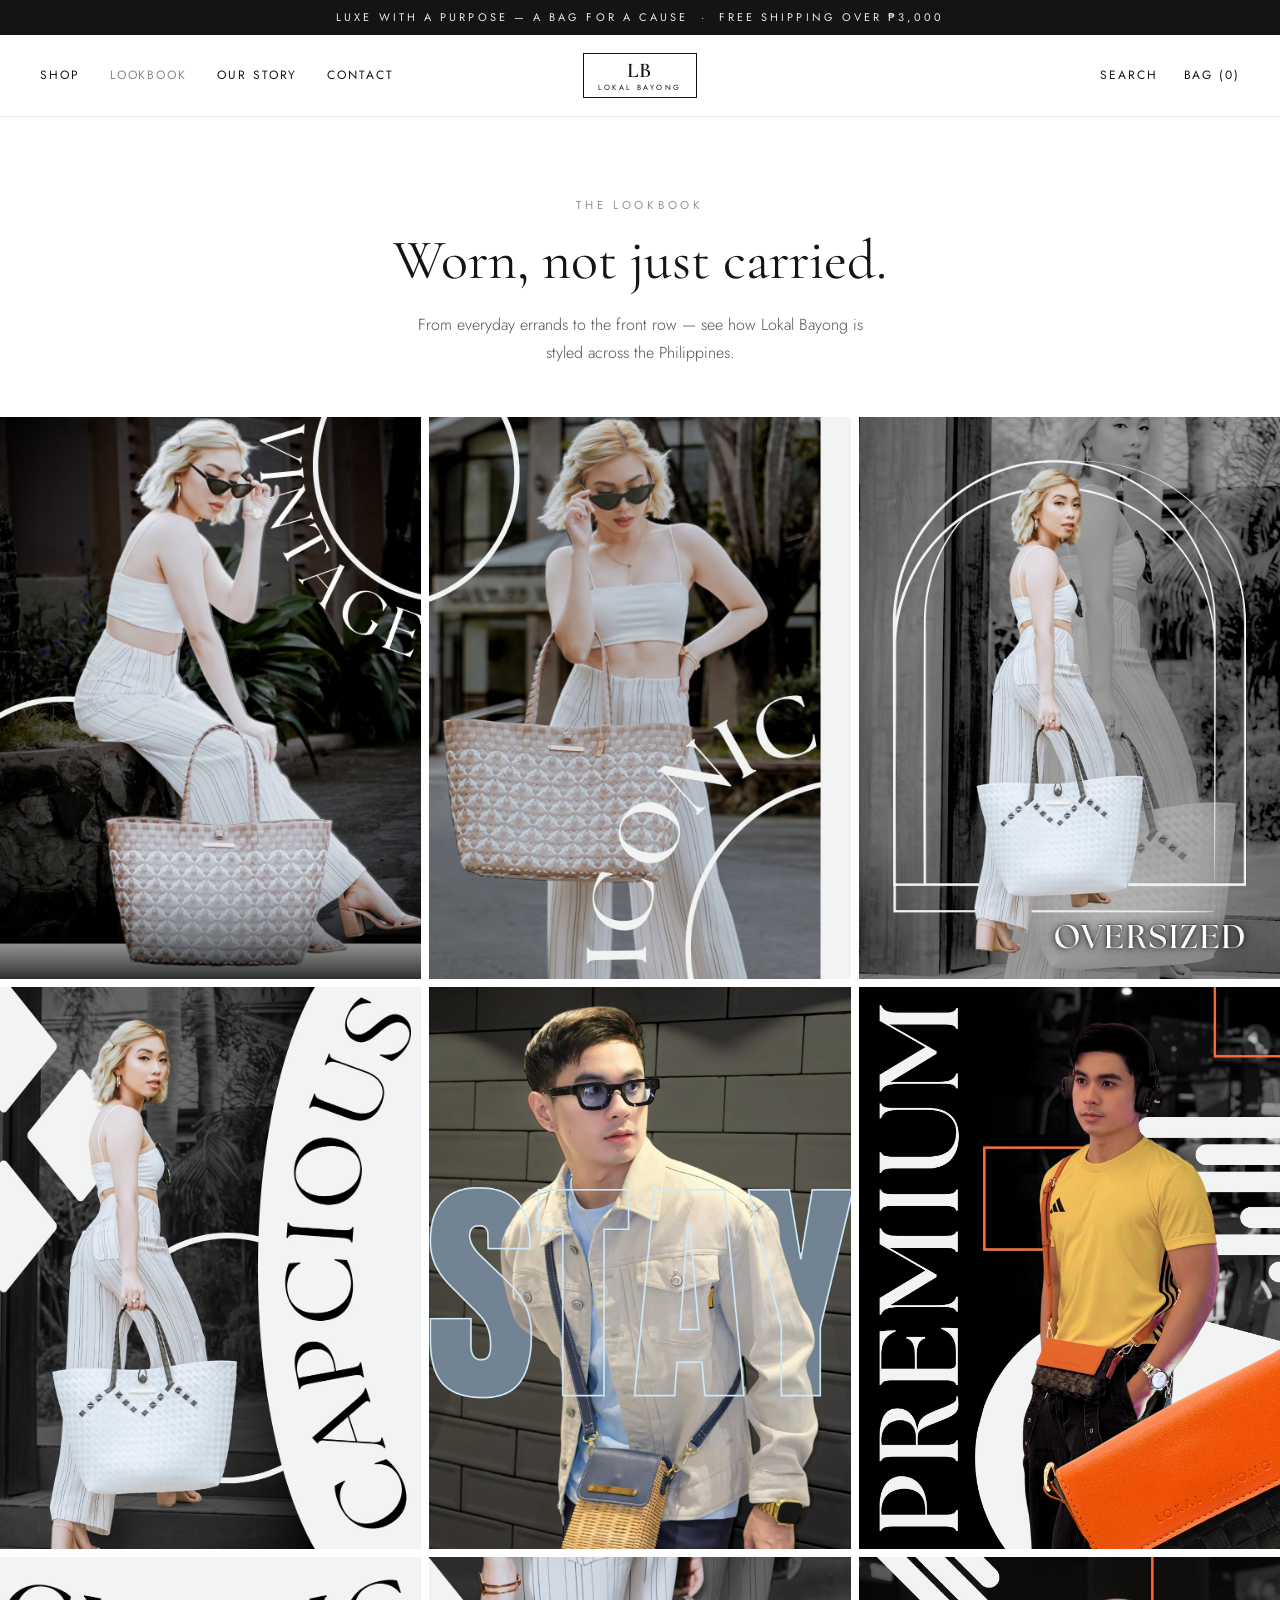
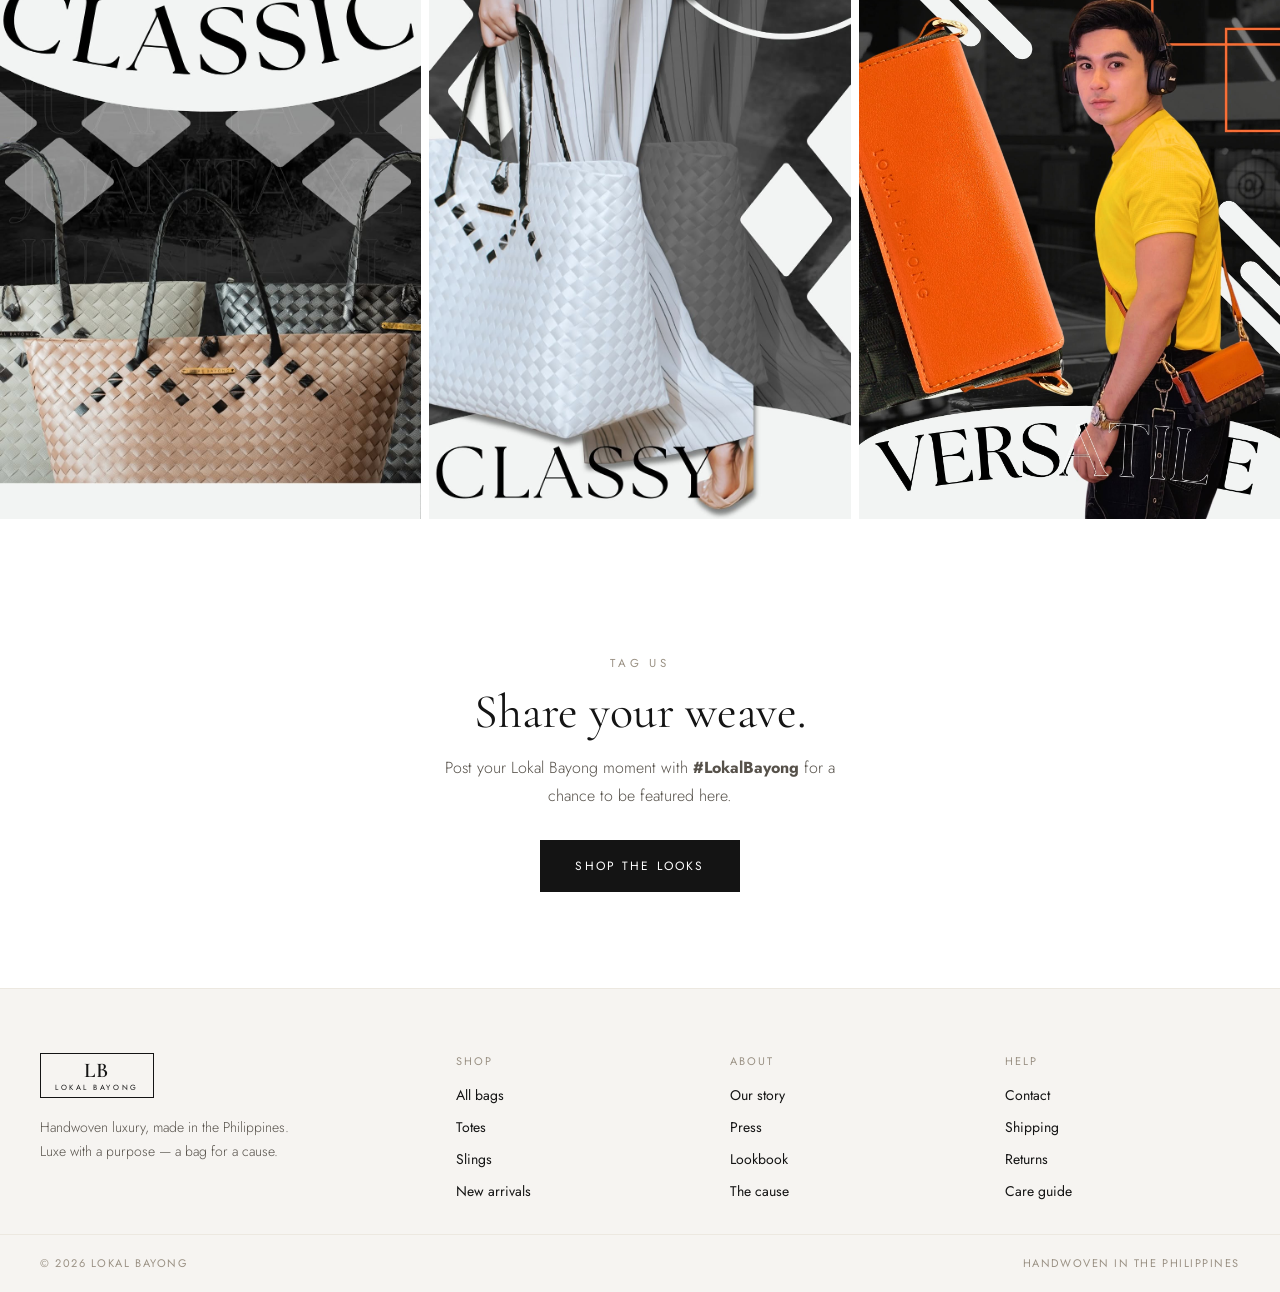
<file: lokal-bayong/lookbook.html>
<!DOCTYPE html>
<html lang="en">
<head>
<meta charset="utf-8">
<meta name="viewport" content="width=device-width, initial-scale=1">
<title>Lookbook — Lokal Bayong</title>
<meta name="description" content="The Lokal Bayong lookbook — handwoven bags styled and worn across the Philippines.">
<link rel="preconnect" href="https://fonts.googleapis.com">
<link rel="preconnect" href="https://fonts.gstatic.com" crossorigin>
<link href="https://fonts.googleapis.com/css2?family=Cormorant+Garamond:ital,wght@0,300;0,400;0,500;0,600;1,400;1,500&family=Jost:wght@300;400;500;600&display=swap" rel="stylesheet">
<link rel="stylesheet" href="css/style.css">
</head>
<body>

  <div class="topbar">Luxe with a purpose — a bag for a cause &nbsp;·&nbsp; Free shipping over ₱3,000</div>

  <header class="site-nav">
    <div class="nav-inner">
      <nav class="nav-links">
        <a href="shop.html">Shop</a>
        <a href="lookbook.html" class="is-active">Lookbook</a>
        <a href="about-us.html">Our Story</a>
        <a href="contact.html">Contact</a>
      </nav>
      <a class="logo" href="index.html"><b>LB</b><span>LOKAL BAYONG</span></a>
      <div class="nav-right">
        <a href="shop.html">Search</a>
        <button class="bag-btn" data-bag-count>Bag (0)</button>
      </div>
      <button class="nav-toggle" aria-label="Menu">&#9776;</button>
    </div>
  </header>

  <section class="page-hero container">
    <div class="eyebrow">The Lookbook</div>
    <h1 class="d2">Worn, not just carried.</h1>
    <p class="lead">From everyday errands to the front row — see how Lokal Bayong is styled across the Philippines.</p>
  </section>

  <section class="section container" style="padding-top:40px">
    <div class="grid grid--3">
      <a class="look" href="shop.html"><img src="assets/look-vintage.jpg" alt="Model holding a tan woven tote"></a>
      <a class="look" href="shop.html"><img src="assets/look-iconic.jpg" alt="Iconic woven tote styled in beige"></a>
      <a class="look" href="shop.html"><img src="assets/look-oversized.jpg" alt="Oversized white woven tote"></a>
      <a class="look" href="shop.html"><img src="assets/look-capacious.jpg" alt="Capacious white woven tote"></a>
      <a class="look" href="shop.html"><img src="assets/look-stay.jpg" alt="Rattan crossbody styled casually"></a>
      <a class="look" href="shop.html"><img src="assets/look-premium.jpg" alt="Premium leather-flap sling styled"></a>
      <a class="look" href="shop.html"><img src="assets/look-classic.jpg" alt="Classic woven totes trio"></a>
      <a class="look" href="shop.html"><img src="assets/look-classy.jpg" alt="Classy white woven tote styled"></a>
      <a class="look" href="shop.html"><img src="assets/look-versatile.jpg" alt="Versatile leather-flap sling styled"></a>
    </div>
  </section>

  <section class="newsletter">
    <div class="eyebrow">Tag us</div>
    <h2 class="d3">Share your weave.</h2>
    <p class="lead">Post your Lokal Bayong moment with <strong>#LokalBayong</strong> for a chance to be featured here.</p>
    <a href="shop.html" class="btn btn--dark">Shop the looks</a>
  </section>

  <footer class="site-footer">
    <div class="foot-grid">
      <div class="foot-col">
        <a class="logo" href="index.html"><b>LB</b><span>LOKAL BAYONG</span></a>
        <p class="foot-blurb">Handwoven luxury, made in the Philippines. Luxe with a purpose — a bag for a cause.</p>
      </div>
      <div class="foot-col"><h4>Shop</h4><div class="links"><a href="shop.html">All bags</a><a href="shop.html">Totes</a><a href="shop.html">Slings</a><a href="shop.html">New arrivals</a></div></div>
      <div class="foot-col"><h4>About</h4><div class="links"><a href="about-us.html">Our story</a><a href="index.html#press">Press</a><a href="lookbook.html">Lookbook</a><a href="about-us.html">The cause</a></div></div>
      <div class="foot-col"><h4>Help</h4><div class="links"><a href="contact.html">Contact</a><a href="contact.html">Shipping</a><a href="contact.html">Returns</a><a href="contact.html">Care guide</a></div></div>
    </div>
    <div class="foot-bottom"><div class="inner"><span>&copy; <span data-year>2026</span> Lokal Bayong</span><span>Handwoven in the Philippines</span></div></div>
  </footer>

  <script src="js/main.js"></script>
</body>
</html>
</file>
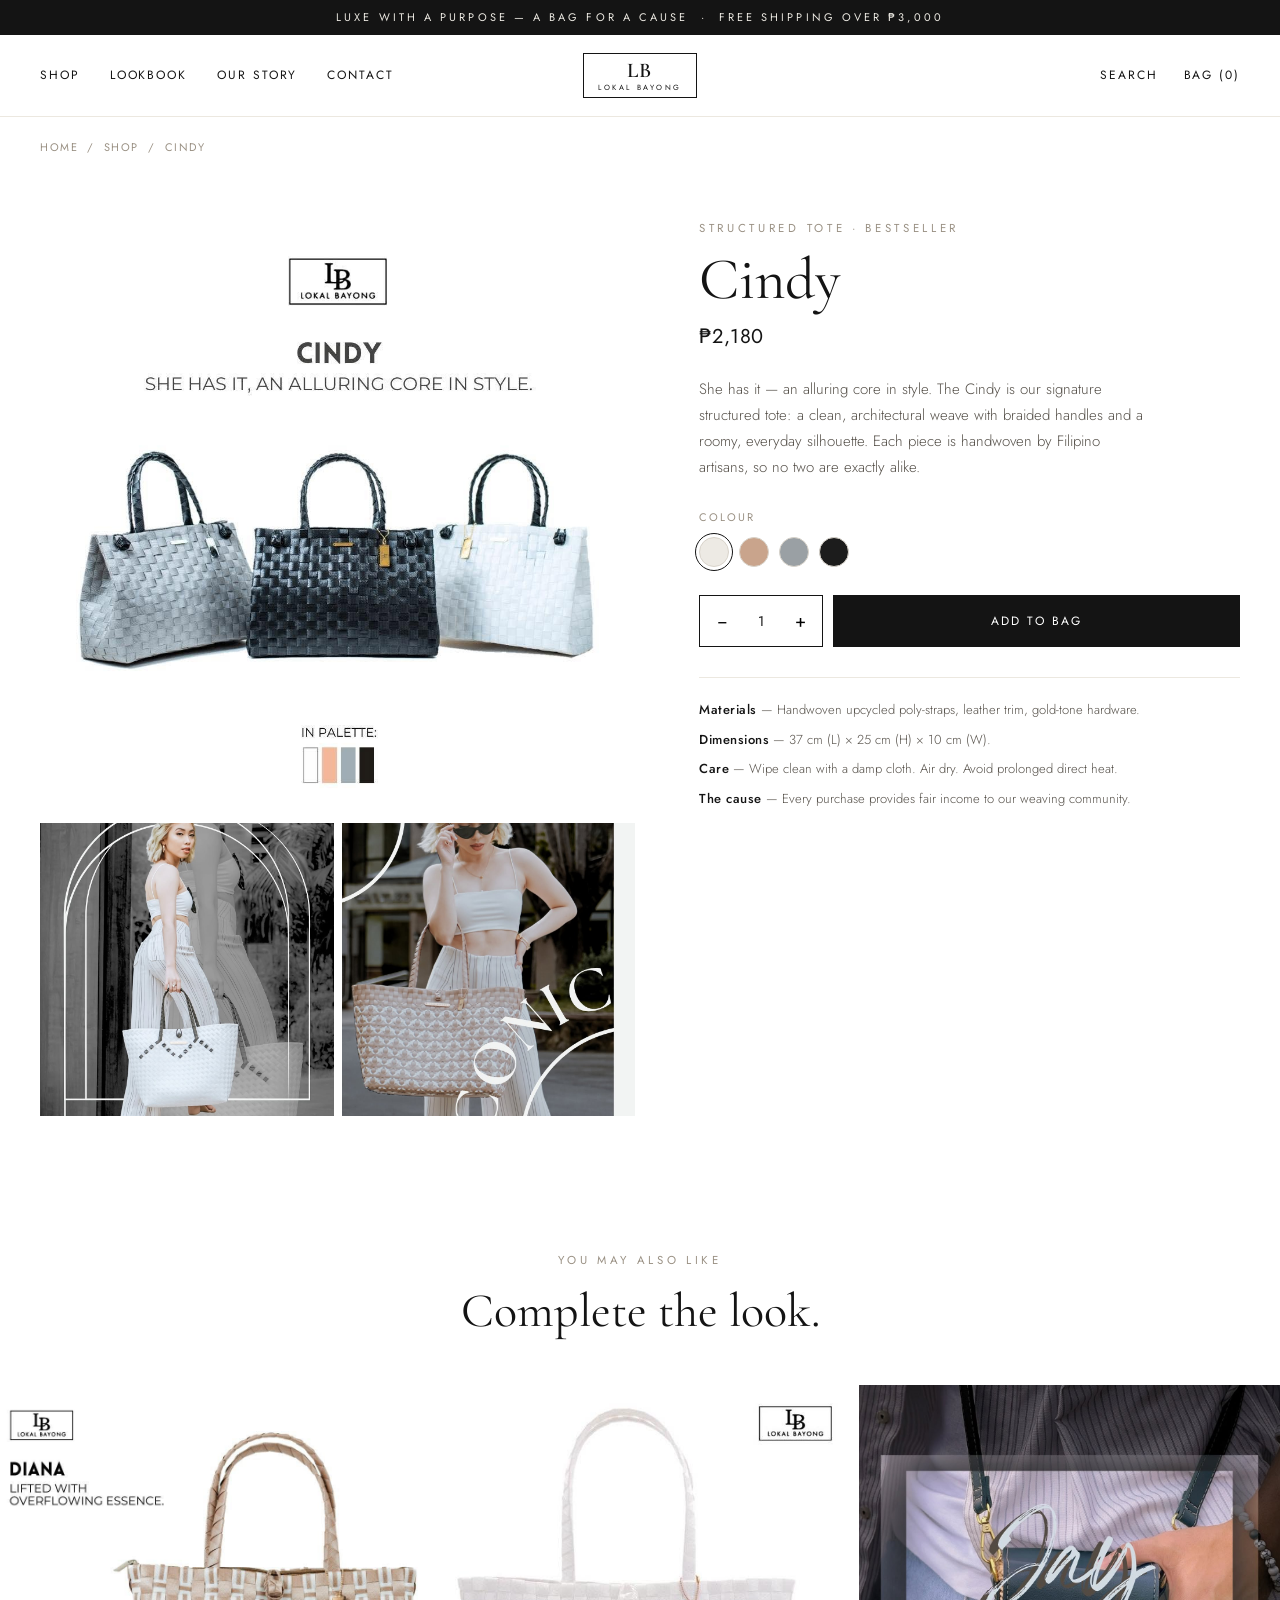
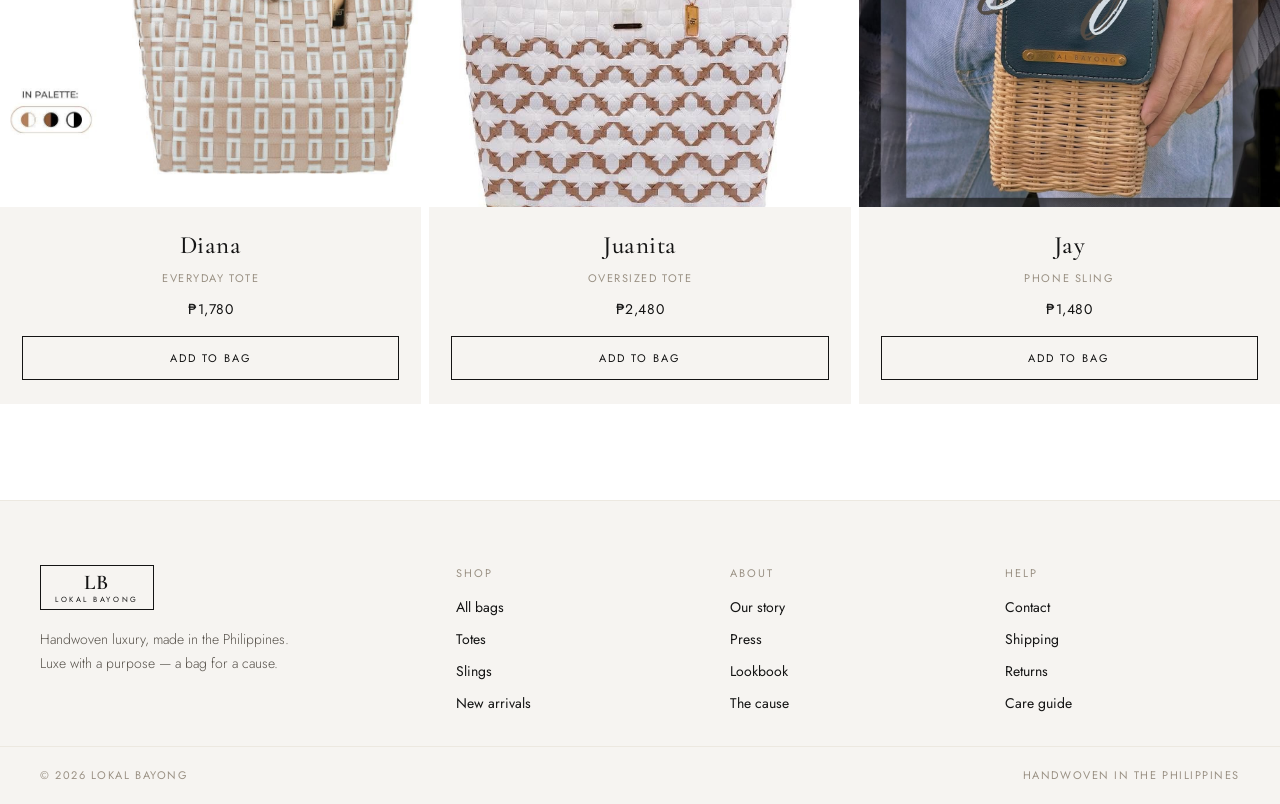
<file: lokal-bayong/product.html>
<!DOCTYPE html>
<html lang="en">
<head>
<meta charset="utf-8">
<meta name="viewport" content="width=device-width, initial-scale=1">
<title>Cindy — Structured Tote | Lokal Bayong</title>
<meta name="description" content="The Cindy structured tote — handwoven, roomy and timeless. Handmade by Filipino artisans.">
<link rel="preconnect" href="https://fonts.googleapis.com">
<link rel="preconnect" href="https://fonts.gstatic.com" crossorigin>
<link href="https://fonts.googleapis.com/css2?family=Cormorant+Garamond:ital,wght@0,300;0,400;0,500;0,600;1,400;1,500&family=Jost:wght@300;400;500;600&display=swap" rel="stylesheet">
<link rel="stylesheet" href="css/style.css">
</head>
<body>

  <div class="topbar">Luxe with a purpose — a bag for a cause &nbsp;·&nbsp; Free shipping over ₱3,000</div>

  <header class="site-nav">
    <div class="nav-inner">
      <nav class="nav-links">
        <a href="shop.html">Shop</a>
        <a href="lookbook.html">Lookbook</a>
        <a href="about-us.html">Our Story</a>
        <a href="contact.html">Contact</a>
      </nav>
      <a class="logo" href="index.html"><b>LB</b><span>LOKAL BAYONG</span></a>
      <div class="nav-right">
        <a href="shop.html">Search</a>
        <button class="bag-btn" data-bag-count>Bag (0)</button>
      </div>
      <button class="nav-toggle" aria-label="Menu">&#9776;</button>
    </div>
  </header>

  <div class="container" style="padding-top:22px;font-size:11px;letter-spacing:.14em;text-transform:uppercase;color:var(--faint)">
    <a href="index.html" style="text-decoration:none;color:inherit">Home</a> &nbsp;/&nbsp;
    <a href="shop.html" style="text-decoration:none;color:inherit">Shop</a> &nbsp;/&nbsp; Cindy
  </div>

  <section class="container">
    <div class="pdp">
      <div class="pdp-gallery">
        <div class="main"><img src="assets/tote-cindy.jpg" alt="Cindy structured tote, three colourways"></div>
        <div class="thumb"><img src="assets/look-oversized.jpg" alt="Cindy tote styled in white"></div>
        <div class="thumb"><img src="assets/look-iconic.jpg" alt="Cindy tote styled in beige"></div>
      </div>

      <div class="pdp-info">
        <div class="eyebrow">Structured Tote · Bestseller</div>
        <h1>Cindy</h1>
        <div class="pdp-price">&#8369;2,180</div>
        <p class="pdp-desc">She has it — an alluring core in style. The Cindy is our signature structured tote: a clean, architectural weave with braided handles and a roomy, everyday silhouette. Each piece is handwoven by Filipino artisans, so no two are exactly alike.</p>

        <div class="pdp-label">Colour</div>
        <div class="swatches" data-swatches>
          <span class="swatch is-on" style="background:#EDEAE4" title="Pearl"></span>
          <span class="swatch" style="background:#C9A48C" title="Clay"></span>
          <span class="swatch" style="background:#9AA0A4" title="Grey"></span>
          <span class="swatch" style="background:#1C1C1C" title="Black"></span>
        </div>

        <div class="pdp-actions">
          <div class="qty" data-qty>
            <button data-step="-" aria-label="Decrease">&minus;</button>
            <span>1</span>
            <button data-step="+" aria-label="Increase">+</button>
          </div>
          <button class="btn btn--dark" data-add-to-bag>Add to bag</button>
        </div>

        <div class="pdp-meta">
          <div><b>Materials</b> — Handwoven upcycled poly-straps, leather trim, gold-tone hardware.</div>
          <div><b>Dimensions</b> — 37 cm (L) × 25 cm (H) × 10 cm (W).</div>
          <div><b>Care</b> — Wipe clean with a damp cloth. Air dry. Avoid prolonged direct heat.</div>
          <div><b>The cause</b> — Every purchase provides fair income to our weaving community.</div>
        </div>
      </div>
    </div>
  </section>

  <!-- RELATED -->
  <section class="section--pad container">
    <div class="section-head">
      <div class="eyebrow">You may also like</div>
      <h2 class="d3">Complete the look.</h2>
    </div>
    <div class="grid grid--3">
      <div class="card">
        <a class="card-media" href="product.html"><span class="badge">New</span><img src="assets/tote-diana.jpg" alt="Diana everyday tote"></a>
        <div class="card-body"><a href="product.html" style="text-decoration:none;color:inherit"><h3 class="card-name">Diana</h3></a><div class="card-line">Everyday Tote</div><div class="card-price">&#8369;1,780</div><button class="card-cta" data-add-to-bag>Add to bag</button></div>
      </div>
      <div class="card">
        <a class="card-media" href="product.html"><img src="assets/tote-juanita.jpg" alt="Juanita oversized tote"></a>
        <div class="card-body"><a href="product.html" style="text-decoration:none;color:inherit"><h3 class="card-name">Juanita</h3></a><div class="card-line">Oversized Tote</div><div class="card-price">&#8369;2,480</div><button class="card-cta" data-add-to-bag>Add to bag</button></div>
      </div>
      <div class="card">
        <a class="card-media" href="product.html"><span class="badge">New</span><img src="assets/sling-rattan.jpg" alt="Jay phone sling"></a>
        <div class="card-body"><a href="product.html" style="text-decoration:none;color:inherit"><h3 class="card-name">Jay</h3></a><div class="card-line">Phone Sling</div><div class="card-price">&#8369;1,480</div><button class="card-cta" data-add-to-bag>Add to bag</button></div>
      </div>
    </div>
  </section>

  <footer class="site-footer">
    <div class="foot-grid">
      <div class="foot-col">
        <a class="logo" href="index.html"><b>LB</b><span>LOKAL BAYONG</span></a>
        <p class="foot-blurb">Handwoven luxury, made in the Philippines. Luxe with a purpose — a bag for a cause.</p>
      </div>
      <div class="foot-col"><h4>Shop</h4><div class="links"><a href="shop.html">All bags</a><a href="shop.html">Totes</a><a href="shop.html">Slings</a><a href="shop.html">New arrivals</a></div></div>
      <div class="foot-col"><h4>About</h4><div class="links"><a href="about-us.html">Our story</a><a href="index.html#press">Press</a><a href="lookbook.html">Lookbook</a><a href="about-us.html">The cause</a></div></div>
      <div class="foot-col"><h4>Help</h4><div class="links"><a href="contact.html">Contact</a><a href="contact.html">Shipping</a><a href="contact.html">Returns</a><a href="contact.html">Care guide</a></div></div>
    </div>
    <div class="foot-bottom"><div class="inner"><span>&copy; <span data-year>2026</span> Lokal Bayong</span><span>Handwoven in the Philippines</span></div></div>
  </footer>

  <script src="js/main.js"></script>
</body>
</html>
</file>
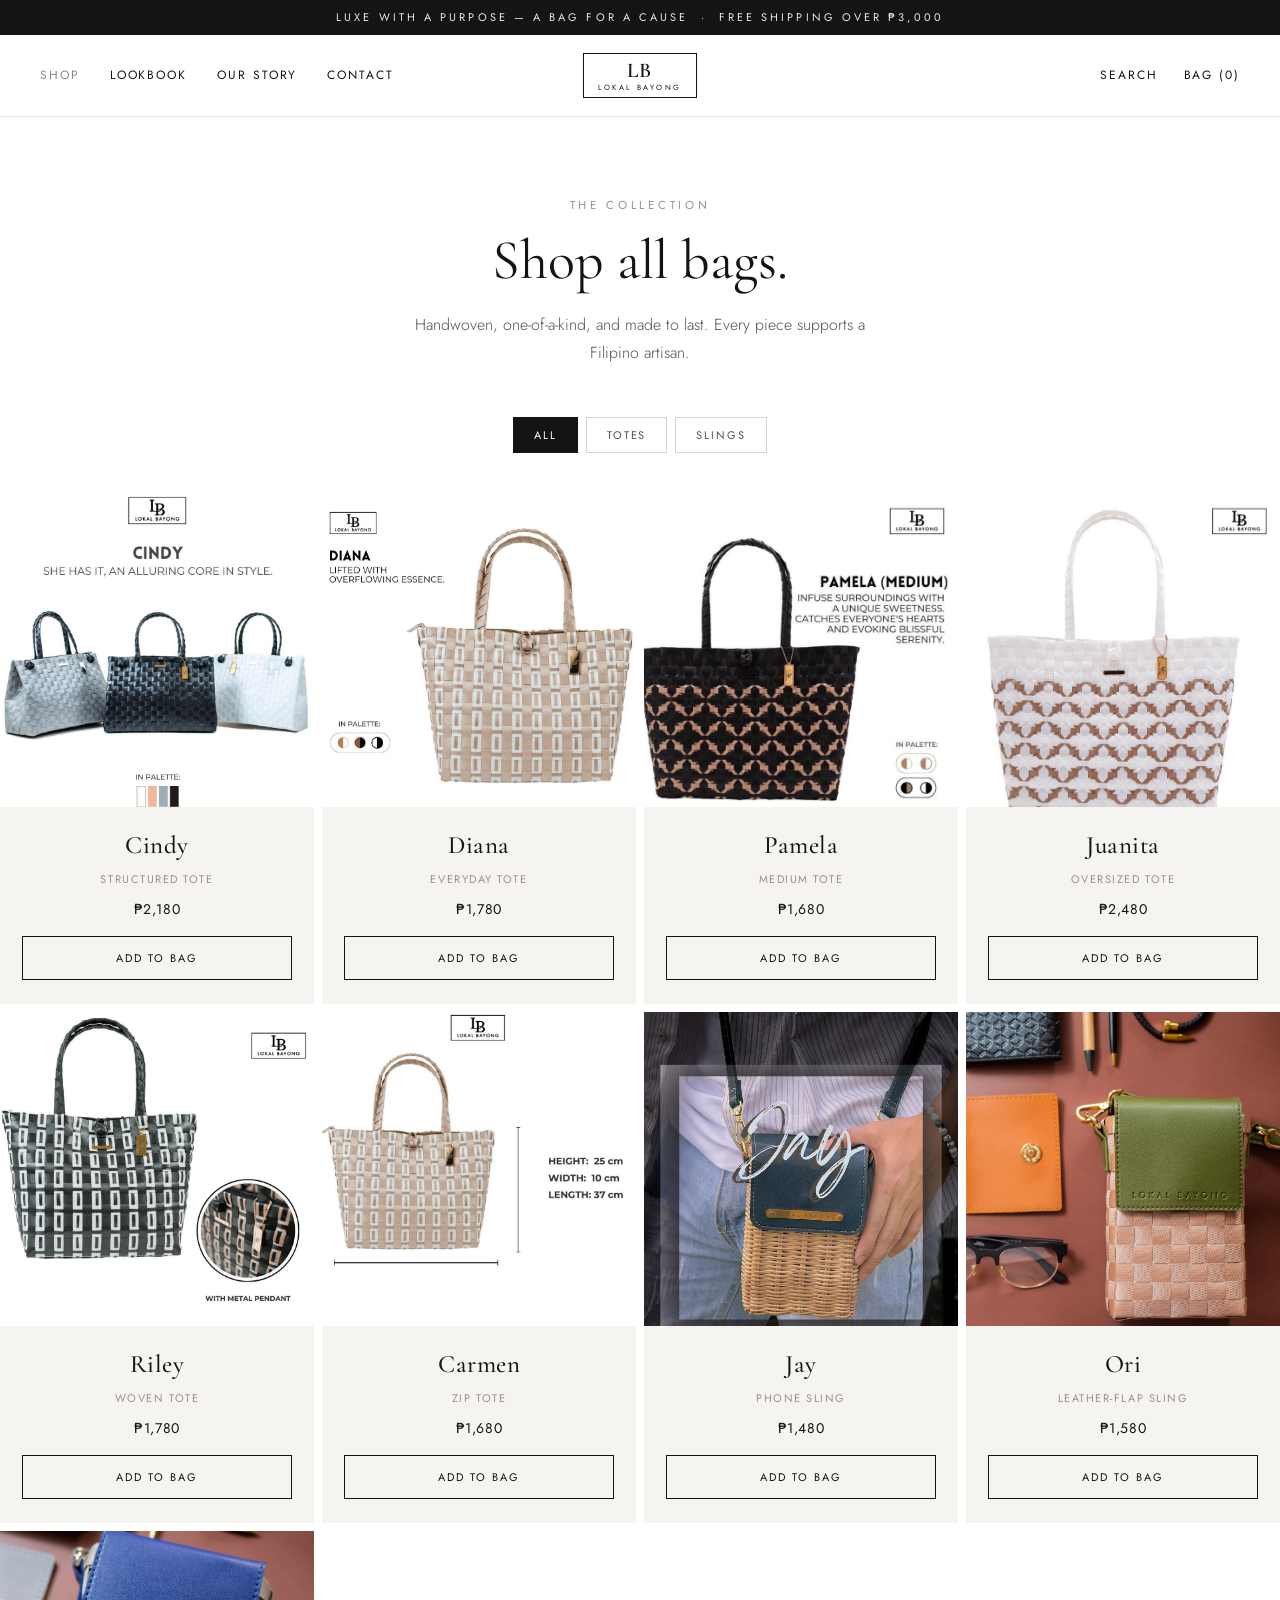
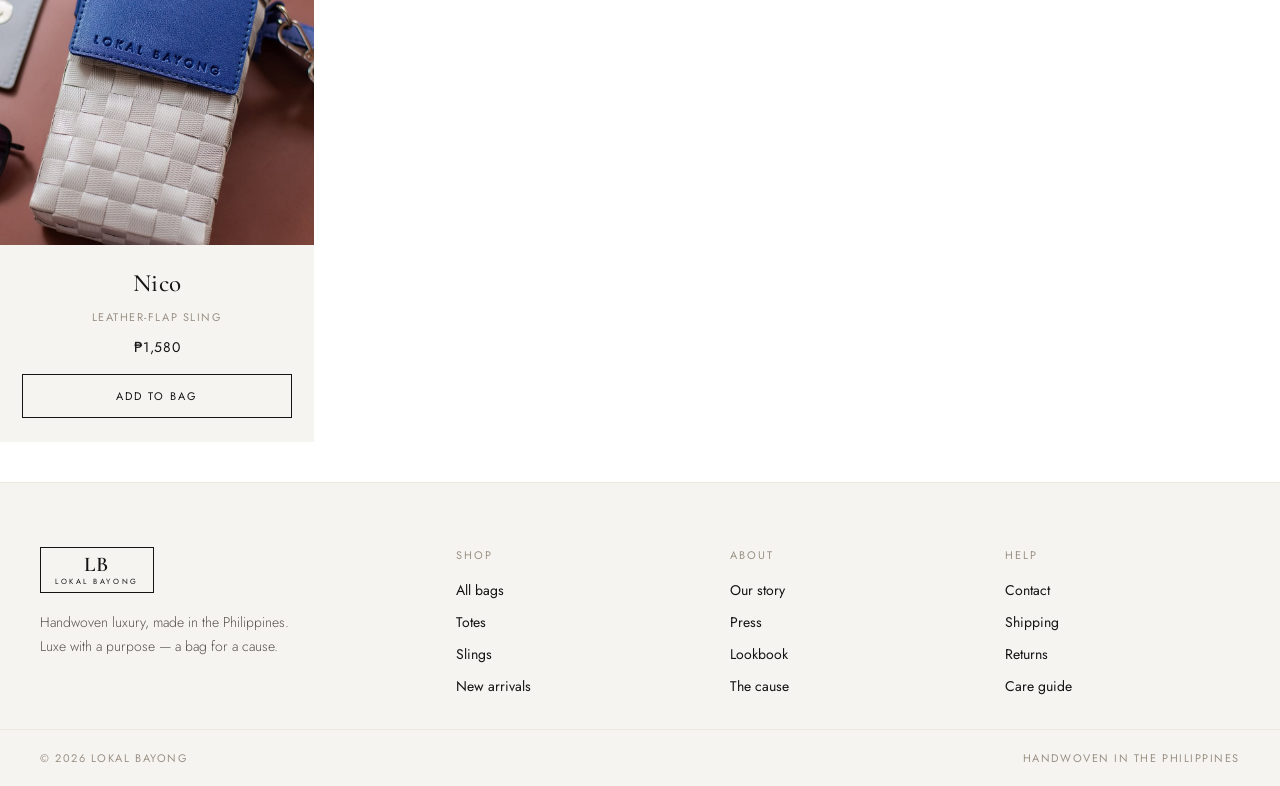
<file: lokal-bayong/shop.html>
<!DOCTYPE html>
<html lang="en">
<head>
<meta charset="utf-8">
<meta name="viewport" content="width=device-width, initial-scale=1">
<title>Shop — Lokal Bayong</title>
<meta name="description" content="Shop handwoven Lokal Bayong totes, slings and clutches. Luxe with a purpose.">
<link rel="preconnect" href="https://fonts.googleapis.com">
<link rel="preconnect" href="https://fonts.gstatic.com" crossorigin>
<link href="https://fonts.googleapis.com/css2?family=Cormorant+Garamond:ital,wght@0,300;0,400;0,500;0,600;1,400;1,500&family=Jost:wght@300;400;500;600&display=swap" rel="stylesheet">
<link rel="stylesheet" href="css/style.css">
</head>
<body>

  <div class="topbar">Luxe with a purpose — a bag for a cause &nbsp;·&nbsp; Free shipping over ₱3,000</div>

  <header class="site-nav">
    <div class="nav-inner">
      <nav class="nav-links">
        <a href="shop.html" class="is-active">Shop</a>
        <a href="lookbook.html">Lookbook</a>
        <a href="about-us.html">Our Story</a>
        <a href="contact.html">Contact</a>
      </nav>
      <a class="logo" href="index.html"><b>LB</b><span>LOKAL BAYONG</span></a>
      <div class="nav-right">
        <a href="shop.html">Search</a>
        <button class="bag-btn" data-bag-count>Bag (0)</button>
      </div>
      <button class="nav-toggle" aria-label="Menu">&#9776;</button>
    </div>
  </header>

  <section class="page-hero container">
    <div class="eyebrow">The Collection</div>
    <h1 class="d2">Shop all bags.</h1>
    <p class="lead">Handwoven, one-of-a-kind, and made to last. Every piece supports a Filipino artisan.</p>
  </section>

  <section class="section container" style="padding-top:40px">
    <div class="filters" style="margin-bottom:40px">
      <button class="chip is-active" data-filter="All">All</button>
      <button class="chip" data-filter="Totes">Totes</button>
      <button class="chip" data-filter="Slings">Slings</button>
    </div>

    <div class="grid grid--4">
      <div class="card" data-collection="Totes">
        <a class="card-media" href="product.html"><span class="badge">Bestseller</span><img src="assets/tote-cindy.jpg" alt="Cindy structured tote"></a>
        <div class="card-body"><a href="product.html" style="text-decoration:none;color:inherit"><h3 class="card-name">Cindy</h3></a><div class="card-line">Structured Tote</div><div class="card-price">&#8369;2,180</div><button class="card-cta" data-add-to-bag>Add to bag</button></div>
      </div>
      <div class="card" data-collection="Totes">
        <a class="card-media" href="product.html"><span class="badge">New</span><img src="assets/tote-diana.jpg" alt="Diana everyday tote"></a>
        <div class="card-body"><a href="product.html" style="text-decoration:none;color:inherit"><h3 class="card-name">Diana</h3></a><div class="card-line">Everyday Tote</div><div class="card-price">&#8369;1,780</div><button class="card-cta" data-add-to-bag>Add to bag</button></div>
      </div>
      <div class="card" data-collection="Totes">
        <a class="card-media" href="product.html"><img src="assets/tote-pamela.jpg" alt="Pamela medium tote"></a>
        <div class="card-body"><a href="product.html" style="text-decoration:none;color:inherit"><h3 class="card-name">Pamela</h3></a><div class="card-line">Medium Tote</div><div class="card-price">&#8369;1,680</div><button class="card-cta" data-add-to-bag>Add to bag</button></div>
      </div>
      <div class="card" data-collection="Totes">
        <a class="card-media" href="product.html"><img src="assets/tote-juanita.jpg" alt="Juanita oversized tote"></a>
        <div class="card-body"><a href="product.html" style="text-decoration:none;color:inherit"><h3 class="card-name">Juanita</h3></a><div class="card-line">Oversized Tote</div><div class="card-price">&#8369;2,480</div><button class="card-cta" data-add-to-bag>Add to bag</button></div>
      </div>
      <div class="card" data-collection="Totes">
        <a class="card-media" href="product.html"><img src="assets/tote-riley.jpg" alt="Riley woven tote"></a>
        <div class="card-body"><a href="product.html" style="text-decoration:none;color:inherit"><h3 class="card-name">Riley</h3></a><div class="card-line">Woven Tote</div><div class="card-price">&#8369;1,780</div><button class="card-cta" data-add-to-bag>Add to bag</button></div>
      </div>
      <div class="card" data-collection="Totes">
        <a class="card-media" href="product.html"><img src="assets/tote-tan.jpg" alt="Carmen zip tote"></a>
        <div class="card-body"><a href="product.html" style="text-decoration:none;color:inherit"><h3 class="card-name">Carmen</h3></a><div class="card-line">Zip Tote</div><div class="card-price">&#8369;1,680</div><button class="card-cta" data-add-to-bag>Add to bag</button></div>
      </div>
      <div class="card" data-collection="Slings">
        <a class="card-media" href="product.html"><span class="badge">New</span><img src="assets/sling-rattan.jpg" alt="Jay phone sling"></a>
        <div class="card-body"><a href="product.html" style="text-decoration:none;color:inherit"><h3 class="card-name">Jay</h3></a><div class="card-line">Phone Sling</div><div class="card-price">&#8369;1,480</div><button class="card-cta" data-add-to-bag>Add to bag</button></div>
      </div>
      <div class="card" data-collection="Slings">
        <a class="card-media" href="product.html"><img src="assets/sling-green.jpg" alt="Ori leather-flap sling"></a>
        <div class="card-body"><a href="product.html" style="text-decoration:none;color:inherit"><h3 class="card-name">Ori</h3></a><div class="card-line">Leather-Flap Sling</div><div class="card-price">&#8369;1,580</div><button class="card-cta" data-add-to-bag>Add to bag</button></div>
      </div>
      <div class="card" data-collection="Slings">
        <a class="card-media" href="product.html"><img src="assets/sling-blue.jpg" alt="Nico leather-flap sling"></a>
        <div class="card-body"><a href="product.html" style="text-decoration:none;color:inherit"><h3 class="card-name">Nico</h3></a><div class="card-line">Leather-Flap Sling</div><div class="card-price">&#8369;1,580</div><button class="card-cta" data-add-to-bag>Add to bag</button></div>
      </div>
    </div>
  </section>

  <footer class="site-footer">
    <div class="foot-grid">
      <div class="foot-col">
        <a class="logo" href="index.html"><b>LB</b><span>LOKAL BAYONG</span></a>
        <p class="foot-blurb">Handwoven luxury, made in the Philippines. Luxe with a purpose — a bag for a cause.</p>
      </div>
      <div class="foot-col"><h4>Shop</h4><div class="links"><a href="shop.html">All bags</a><a href="shop.html">Totes</a><a href="shop.html">Slings</a><a href="shop.html">New arrivals</a></div></div>
      <div class="foot-col"><h4>About</h4><div class="links"><a href="about-us.html">Our story</a><a href="index.html#press">Press</a><a href="lookbook.html">Lookbook</a><a href="about-us.html">The cause</a></div></div>
      <div class="foot-col"><h4>Help</h4><div class="links"><a href="contact.html">Contact</a><a href="contact.html">Shipping</a><a href="contact.html">Returns</a><a href="contact.html">Care guide</a></div></div>
    </div>
    <div class="foot-bottom"><div class="inner"><span>&copy; <span data-year>2026</span> Lokal Bayong</span><span>Handwoven in the Philippines</span></div></div>
  </footer>

  <script src="js/main.js"></script>
</body>
</html>
</file>
<file: lokal-bayong/css/style.css>
/* ==========================================================================
   Lokal Bayong — shared stylesheet
   Black & white editorial. Cormorant Garamond (display) + Jost (UI/body).
   ========================================================================== */

:root{
  --ink:#141414;
  --muted:#56514A;
  --faint:#9A9184;
  --line:#ECE8E0;
  --line-2:#D8D3CA;
  --paper:#F6F4F1;
  --white:#ffffff;
  --max:1340px;
}

*{box-sizing:border-box;}
html{scroll-behavior:smooth;}
body{
  margin:0;
  font-family:'Jost',sans-serif;
  color:var(--ink);
  background:var(--white);
  -webkit-font-smoothing:antialiased;
  overflow-x:hidden;
  line-height:1.5;
}
img{display:block;max-width:100%;}
a{color:inherit;}
::selection{background:var(--ink);color:#fff;}

.container{max-width:var(--max);margin:0 auto;padding:0 40px;}
.serif{font-family:'Cormorant Garamond',serif;}

/* ---- Type helpers ---------------------------------------------------- */
.eyebrow{
  font-size:11.5px;letter-spacing:.32em;text-transform:uppercase;
  color:var(--faint);
}
.d1{font-family:'Cormorant Garamond',serif;font-weight:400;font-size:clamp(46px,6.2vw,88px);line-height:.98;letter-spacing:-.01em;margin:0;}
.d2{font-family:'Cormorant Garamond',serif;font-weight:400;font-size:clamp(34px,4.4vw,56px);line-height:1.02;margin:0;}
.d3{font-family:'Cormorant Garamond',serif;font-weight:400;font-size:clamp(30px,3.8vw,48px);line-height:1.04;margin:0;}
.lead{font-size:16px;line-height:1.75;color:var(--muted);font-weight:300;}

/* ---- Buttons --------------------------------------------------------- */
.btn{
  display:inline-block;font-size:12px;font-weight:400;letter-spacing:.18em;
  text-transform:uppercase;text-decoration:none;cursor:pointer;
  padding:16px 34px;border:1px solid var(--ink);background:none;color:var(--ink);
  font-family:'Jost',sans-serif;transition:background .25s,color .25s,opacity .25s;
}
.btn--dark{background:var(--ink);color:#fff;}
.btn--dark:hover{background:#000;}
.btn--ghost:hover{background:var(--ink);color:#fff;}
.btn--link{
  border:none;padding:16px 2px;border-bottom:1px solid var(--ink);
  background:none;
}
.btn--link:hover{opacity:.55;}

/* ---- Announcement ---------------------------------------------------- */
.topbar{
  background:var(--ink);color:#EDEAE3;text-align:center;
  font-size:11px;letter-spacing:.28em;padding:9px 16px;text-transform:uppercase;
}

/* ---- Nav ------------------------------------------------------------- */
.site-nav{
  position:sticky;top:0;z-index:60;
  background:rgba(255,255,255,.9);backdrop-filter:blur(12px);
  border-bottom:1px solid var(--line);
}
.nav-inner{
  max-width:var(--max);margin:0 auto;padding:18px 40px;
  display:flex;align-items:center;justify-content:space-between;gap:24px;
}
.nav-links{
  display:flex;gap:30px;align-items:center;flex:1;white-space:nowrap;
  font-size:12px;letter-spacing:.16em;text-transform:uppercase;
}
.nav-links a{text-decoration:none;transition:opacity .2s;}
.nav-links a:hover,.nav-links a.is-active{opacity:.5;}
.nav-right{
  display:flex;gap:26px;align-items:center;justify-content:flex-end;flex:1;
  font-size:12px;letter-spacing:.16em;text-transform:uppercase;
}
.nav-right a,.nav-right button{text-decoration:none;transition:opacity .2s;}
.nav-right a:hover,.nav-right button:hover{opacity:.55;}
.bag-btn{border:none;background:none;color:var(--ink);font-family:'Jost',sans-serif;
  font-size:12px;letter-spacing:.16em;text-transform:uppercase;cursor:pointer;padding:0;}
.logo{
  display:inline-flex;flex-direction:column;align-items:center;line-height:1;
  border:1.5px solid var(--ink);padding:6px 14px;text-decoration:none;flex:0 0 auto;
}
.logo b{font-family:'Cormorant Garamond',serif;font-weight:600;font-size:21px;letter-spacing:.06em;}
.logo span{font-size:7.5px;letter-spacing:.34em;margin-top:3px;}
.nav-toggle{display:none;border:none;background:none;cursor:pointer;font-size:20px;line-height:1;padding:4px;}

/* ---- Hero ------------------------------------------------------------ */
.hero{display:grid;grid-template-columns:1fr 1.05fr;min-height:82vh;align-items:stretch;}
.hero-copy{display:flex;flex-direction:column;justify-content:center;padding:72px clamp(40px,6vw,96px);
  animation:rise .9s ease both;}
.hero-copy .eyebrow{margin-bottom:26px;}
.hero-copy .d1{margin-bottom:26px;}
.hero-copy .lead{max-width:42ch;margin:0 0 38px;}
.hero-actions{display:flex;gap:14px;flex-wrap:wrap;align-items:center;}
.hero-media{position:relative;overflow:hidden;background:#EFEDE9;min-height:420px;}
.hero-media img{position:absolute;inset:0;width:100%;height:100%;object-fit:cover;}

/* compact page hero (interior pages) */
.page-hero{padding:80px 0 10px;text-align:center;}
.page-hero .eyebrow{margin-bottom:18px;}
.page-hero p{max-width:54ch;margin:22px auto 0;}

/* ---- Marquee --------------------------------------------------------- */
.marquee{background:var(--ink);color:#CFC9BE;overflow:hidden;}
.marquee-track{display:flex;width:max-content;animation:marquee 26s linear infinite;
  font-size:12px;letter-spacing:.26em;text-transform:uppercase;padding:13px 0;}
.marquee-track span{padding:0 28px;white-space:nowrap;}
.marquee-track .star{color:#6B655B;}

/* ---- Sections -------------------------------------------------------- */
.section{padding:96px 0 40px;}
.section--pad{padding:96px 0;}
.section-head{text-align:center;margin-bottom:48px;}
.section-head .eyebrow{margin-bottom:18px;}
.section-head .d2{margin-bottom:28px;}
.head-row{display:flex;align-items:flex-end;justify-content:space-between;flex-wrap:wrap;gap:20px;margin-bottom:44px;}

/* ---- Filter chips ---------------------------------------------------- */
.filters{display:flex;gap:8px;justify-content:center;flex-wrap:wrap;}
.chip{
  font-family:'Jost',sans-serif;font-size:11px;letter-spacing:.18em;text-transform:uppercase;
  padding:9px 20px;cursor:pointer;background:none;color:var(--muted);
  border:1px solid var(--line-2);transition:all .2s;
}
.chip:hover{border-color:var(--ink);color:var(--ink);}
.chip.is-active{background:var(--ink);color:#fff;border-color:var(--ink);}

/* ---- Product grid / cards ------------------------------------------- */
.grid{display:grid;gap:8px;}
.grid--4{grid-template-columns:repeat(4,1fr);}
.grid--3{grid-template-columns:repeat(3,1fr);}
.grid--press{grid-template-columns:repeat(4,1fr);}

.card{background:var(--paper);text-decoration:none;color:inherit;display:flex;flex-direction:column;}
.card-media{position:relative;aspect-ratio:1/1;overflow:hidden;background:#fff;}
.card-media img{position:absolute;inset:0;width:100%;height:100%;object-fit:cover;
  transform:scale(1.12);transition:transform .7s ease;}
.card:hover .card-media img{transform:scale(1.18);}
.badge{position:absolute;top:16px;left:16px;background:var(--ink);color:#fff;
  font-size:9.5px;letter-spacing:.18em;text-transform:uppercase;padding:6px 11px;}
.card-body{padding:20px 22px 24px;display:flex;flex-direction:column;align-items:center;text-align:center;flex:1;}
.card-name{font-family:'Cormorant Garamond',serif;font-weight:500;font-size:25px;margin:0;letter-spacing:.02em;}
.card-line{font-size:11px;letter-spacing:.14em;text-transform:uppercase;color:var(--faint);margin-top:6px;}
.card-price{font-size:14px;letter-spacing:.04em;margin-top:12px;}
.card-cta{margin-top:16px;width:100%;background:none;border:1px solid var(--ink);color:var(--ink);
  font-family:'Jost',sans-serif;font-size:11px;letter-spacing:.18em;text-transform:uppercase;
  padding:13px;cursor:pointer;transition:background .25s,color .25s;}
.card-cta:hover{background:var(--ink);color:#fff;}

/* ---- Lookbook -------------------------------------------------------- */
.look{position:relative;aspect-ratio:3/4;overflow:hidden;background:#E7E3DC;}
.look img{position:absolute;inset:0;width:100%;height:100%;object-fit:cover;transition:transform .8s ease;}
.look:hover img{transform:scale(1.04);}
.look--tall{aspect-ratio:3/4;}

/* ---- Story ----------------------------------------------------------- */
.story{display:grid;grid-template-columns:1fr 1fr;gap:72px;align-items:center;padding:100px 0;}
.story-media{position:relative;display:block;aspect-ratio:4/5;overflow:hidden;background:#E7E3DC;text-decoration:none;}
.story-media .play{position:absolute;inset:0;display:flex;flex-direction:column;align-items:center;justify-content:center;gap:18px;color:#fff;background:rgba(20,18,14,.22);transition:background .25s;}
.story-media:hover .play{background:rgba(20,18,14,.32);}
.story-media img{position:absolute;inset:0;width:100%;height:100%;object-fit:cover;}
.story .eyebrow{margin-bottom:18px;}
.story .d3{margin:0 0 24px;max-width:18ch;}
.story .lead{margin:0 0 18px;max-width:52ch;}
.quote{font-family:'Cormorant Garamond',serif;font-style:italic;font-size:22px;line-height:1.4;
  margin:6px 0 16px;border-left:1px solid var(--ink);padding-left:22px;max-width:46ch;}
.byline{font-size:12px;letter-spacing:.16em;text-transform:uppercase;color:var(--faint);}

/* ---- Press (dark) ---------------------------------------------------- */
.press{background:var(--ink);color:#EDEAE3;}
.press .eyebrow{color:#8C857A;}
.press .section-head{margin-bottom:46px;}
.press-cell{position:relative;aspect-ratio:4/5;overflow:hidden;background:#262320;}
.press-cell img{position:absolute;inset:0;width:100%;height:100%;object-fit:cover;}
.press-note{text-align:center;margin-top:44px;font-size:12px;letter-spacing:.22em;text-transform:uppercase;color:#8C857A;}

/* ---- Values strip (about) ------------------------------------------- */
.values{display:grid;grid-template-columns:repeat(3,1fr);gap:48px;}
.value h3{font-family:'Cormorant Garamond',serif;font-weight:500;font-size:26px;margin:0 0 10px;}
.value p{font-size:15px;line-height:1.7;color:var(--muted);font-weight:300;margin:0;}
.value .num{font-family:'Cormorant Garamond',serif;font-size:20px;color:var(--faint);}

/* ---- Newsletter ------------------------------------------------------ */
.newsletter{max-width:760px;margin:0 auto;padding:96px 40px;text-align:center;}
.newsletter .eyebrow{margin-bottom:16px;}
.newsletter .d3{margin:0 0 16px;}
.newsletter .lead{max-width:46ch;margin:0 auto 30px;}
.news-form{display:flex;max-width:460px;margin:0 auto;border:1px solid var(--ink);}
.news-form input{flex:1;min-width:0;font-family:'Jost',sans-serif;font-size:13px;letter-spacing:.04em;
  padding:15px 18px;border:none;background:#fff;color:var(--ink);outline:none;}
.news-form button{background:var(--ink);color:#fff;border:none;font-family:'Jost',sans-serif;
  font-size:11px;letter-spacing:.18em;text-transform:uppercase;padding:0 26px;cursor:pointer;white-space:nowrap;}
.news-form button:hover{background:#000;}

/* ---- Footer ---------------------------------------------------------- */
.site-footer{border-top:1px solid var(--line);background:var(--paper);}
.foot-grid{max-width:var(--max);margin:0 auto;padding:64px 40px 32px;
  display:grid;grid-template-columns:1.6fr 1fr 1fr 1fr;gap:40px;}
.foot-col h4{font-size:11px;letter-spacing:.18em;text-transform:uppercase;color:var(--faint);margin:0 0 16px;font-weight:400;}
.foot-col .links{display:flex;flex-direction:column;gap:11px;font-size:14px;}
.foot-col .links a{text-decoration:none;transition:opacity .2s;}
.foot-col .links a:hover{opacity:.55;}
.foot-blurb{font-size:14px;line-height:1.7;color:var(--muted);max-width:34ch;margin:18px 0 0;font-weight:300;}
.foot-bottom{border-top:1px solid var(--line);}
.foot-bottom .inner{max-width:var(--max);margin:0 auto;padding:20px 40px;display:flex;
  justify-content:space-between;flex-wrap:wrap;gap:12px;font-size:11px;letter-spacing:.14em;
  text-transform:uppercase;color:var(--faint);}

/* ---- Product detail (PDP) ------------------------------------------- */
.pdp{display:grid;grid-template-columns:1.1fr 1fr;gap:64px;padding:64px 0 40px;align-items:start;}
.pdp-gallery{display:grid;grid-template-columns:1fr 1fr;gap:8px;}
.pdp-gallery .main{grid-column:1 / -1;aspect-ratio:1/1;background:#fff;overflow:hidden;}
.pdp-gallery .thumb{aspect-ratio:1/1;background:#fff;overflow:hidden;}
.pdp-gallery img{width:100%;height:100%;object-fit:cover;}
.pdp-info{position:sticky;top:110px;}
.pdp-info .eyebrow{margin-bottom:14px;}
.pdp-info h1{font-family:'Cormorant Garamond',serif;font-weight:400;font-size:clamp(40px,4.6vw,60px);line-height:1;margin:0 0 12px;}
.pdp-price{font-size:20px;letter-spacing:.02em;margin:0 0 24px;}
.pdp-desc{font-size:15px;line-height:1.75;color:var(--muted);font-weight:300;margin:0 0 28px;max-width:50ch;}
.pdp-label{font-size:11px;letter-spacing:.18em;text-transform:uppercase;color:var(--faint);margin:0 0 12px;}
.swatches{display:flex;gap:10px;margin-bottom:28px;}
.swatch{width:30px;height:30px;border-radius:50%;border:1px solid var(--line-2);cursor:pointer;
  outline-offset:3px;transition:outline .15s;}
.swatch.is-on{outline:1px solid var(--ink);}
.pdp-actions{display:flex;gap:10px;align-items:stretch;margin-bottom:30px;}
.qty{display:flex;align-items:center;border:1px solid var(--ink);}
.qty button{width:44px;border:none;background:none;font-size:18px;cursor:pointer;font-family:'Jost',sans-serif;}
.qty span{min-width:34px;text-align:center;font-size:14px;}
.pdp-actions .btn{flex:1;text-align:center;}
.pdp-meta{border-top:1px solid var(--line);padding-top:22px;display:flex;flex-direction:column;gap:10px;
  font-size:13px;color:var(--muted);font-weight:300;}
.pdp-meta b{font-weight:500;color:var(--ink);letter-spacing:.04em;}

/* ---- Contact --------------------------------------------------------- */
.contact{display:grid;grid-template-columns:1fr 1fr;gap:72px;padding:72px 0 40px;align-items:start;}
.field{display:flex;flex-direction:column;gap:8px;margin-bottom:20px;}
.field label{font-size:11px;letter-spacing:.16em;text-transform:uppercase;color:var(--faint);}
.field input,.field textarea{font-family:'Jost',sans-serif;font-size:14px;padding:13px 15px;
  border:1px solid var(--line-2);background:#fff;color:var(--ink);outline:none;}
.field input:focus,.field textarea:focus{border-color:var(--ink);}
.field textarea{resize:vertical;min-height:130px;}
.contact-info dt{font-size:11px;letter-spacing:.16em;text-transform:uppercase;color:var(--faint);margin-top:24px;}
.contact-info dd{margin:6px 0 0;font-size:16px;}

/* ---- Animations ------------------------------------------------------ */
@keyframes rise{from{opacity:0;transform:translateY(16px);}to{opacity:1;transform:translateY(0);}}
@keyframes marquee{from{transform:translateX(0);}to{transform:translateX(-50%);}}

/* ---- Responsive ------------------------------------------------------ */
@media (max-width:1024px){
  .grid--4{grid-template-columns:repeat(3,1fr);}
  .pdp{grid-template-columns:1fr;gap:40px;}
  .pdp-info{position:static;}
}
@media (max-width:860px){
  .nav-links,.nav-right{display:none;}
  .nav-links.open{display:flex;position:absolute;top:100%;left:0;right:0;background:#fff;
    flex-direction:column;gap:0;padding:8px 0;border-bottom:1px solid var(--line);}
  .nav-links.open a{padding:14px 40px;}
  .nav-toggle{display:block;}
  .nav-inner{justify-content:space-between;}
  .hero{grid-template-columns:1fr;}
  .hero-media{min-height:62vh;order:-1;}
  .hero-copy{padding:56px 40px;}
  .story,.contact{grid-template-columns:1fr;gap:40px;}
  .grid--4{grid-template-columns:repeat(2,1fr);}
  .grid--3{grid-template-columns:repeat(2,1fr);}
  .grid--press{grid-template-columns:repeat(2,1fr);}
  .values{grid-template-columns:1fr;gap:34px;}
  .foot-grid{grid-template-columns:1fr 1fr;gap:32px;}
}
@media (max-width:520px){
  .container,.nav-inner{padding-left:22px;padding-right:22px;}
  .grid--4,.grid--3{grid-template-columns:1fr;}
  .pdp-gallery{grid-template-columns:1fr 1fr;}
  .foot-grid{grid-template-columns:1fr;}
  .news-form{flex-direction:column;}
  .news-form button{padding:14px;}
}

/* ==========================================================================
   Homepage v2 — bestseller row, How it's made, no-crop press
   ========================================================================== */
.grid--5{grid-template-columns:repeat(5,1fr);}

.maker{padding:48px 0;}
.maker .section-head{margin-bottom:26px;}
.maker .lead{color:var(--muted);}
.maker .video-frame{max-width:800px;margin-top:26px;}
.video-frame{position:relative;display:block;max-width:1000px;margin:44px auto 0;
  aspect-ratio:16/9;overflow:hidden;background:#141414;}
.video-frame>img{position:absolute;inset:0;width:100%;height:100%;object-fit:cover;opacity:.5;
  transition:opacity .4s ease,transform 6s ease;}
.video-frame:hover>img{opacity:.62;transform:scale(1.03);}
.video-frame>video{position:absolute;inset:0;width:100%;height:100%;object-fit:cover;background:#141414;display:block;}
.video-frame .play{position:absolute;inset:0;display:flex;flex-direction:column;
  align-items:center;justify-content:center;gap:18px;color:#fff;text-decoration:none;}
.play-btn{width:74px;height:74px;border-radius:50%;border:1.5px solid rgba(255,255,255,.85);
  display:flex;align-items:center;justify-content:center;transition:background .25s;}
.play-btn::after{content:"";border-style:solid;border-width:11px 0 11px 18px;
  border-color:transparent transparent transparent #fff;margin-left:5px;}
.video-frame:hover .play-btn{background:rgba(255,255,255,.16);}
.video-note{font-size:11px;letter-spacing:.26em;text-transform:uppercase;}

.press-fit{display:grid;grid-template-columns:repeat(4,1fr);gap:8px;align-items:start;}
.press-fit img{width:100%;height:auto;display:block;background:#262320;}

@media (max-width:1024px){ .grid--5{grid-template-columns:repeat(3,1fr);} }
@media (max-width:860px){
  .grid--5{grid-template-columns:repeat(2,1fr);}
  .press-fit{grid-template-columns:repeat(2,1fr);}
}
@media (max-width:520px){
  .grid--5{grid-template-columns:1fr;}
  .press-fit{grid-template-columns:1fr;}
}
</file>
<file: kissie-glaze/assets/css/styles.css>
/* ============================================================
   Kissie Glaze — Cakes & Flowers
   Shared stylesheet
   ============================================================ */

:root {
  --ink: #3a2b33;
  --bg: #fdf6f2;
  --pink: #e23d88;
  --pink-dark: #c8327a;
  --pink-soft: #fbeef4;
  --pink-tint: #fbe0ec;
  --lav: #c9b3db;
  --blue: #5d9ad6;
  --text: #6f5862;
  --muted: #8a737e;
  --card-border: #f6e3ec;
  --shadow-sm: 0 18px 40px -28px rgba(150, 40, 90, 0.3);
  --shadow-md: 0 22px 46px -28px rgba(150, 40, 90, 0.34);
  --shadow-lg: 0 40px 80px -36px rgba(150, 40, 90, 0.5);
  --maxw: 1180px;
}

* {
  box-sizing: border-box;
}
html {
  scroll-behavior: smooth;
}
body {
  margin: 0;
  font-family: "Nunito Sans", sans-serif;
  color: var(--ink);
  background: var(--bg);
  -webkit-font-smoothing: antialiased;
  overflow-x: hidden;
}
img {
  display: block;
  max-width: 100%;
}
a {
  color: inherit;
}

/* ---------- layout helpers ---------- */
.container {
  max-width: var(--maxw);
  margin: 0 auto;
  padding-left: 24px;
  padding-right: 24px;
}
.section {
  padding: 96px 0;
}
.section--sm {
  padding: 72px 0;
}
.center {
  text-align: center;
}
.sec-head {
  max-width: 620px;
  margin: 0 auto 56px;
  text-align: center;
}

.kicker {
  font-size: 13px;
  letter-spacing: 0.24em;
  text-transform: uppercase;
  color: #d4509a;
  font-weight: 800;
  margin-bottom: 16px;
}
h1,
h2,
h3 {
  font-family: "Cormorant Garamond", serif;
  font-weight: 600;
  color: var(--ink);
  margin: 0;
}
.display {
  font-size: clamp(44px, 6.4vw, 82px);
  line-height: 1.02;
  letter-spacing: -0.01em;
}
.h-page {
  font-size: clamp(40px, 6vw, 72px);
  line-height: 1.02;
}
.h-sec {
  font-size: clamp(34px, 4.6vw, 54px);
  line-height: 1.06;
}
.h-sub {
  font-size: clamp(30px, 4.2vw, 48px);
  line-height: 1.1;
}
.lead {
  font-size: 18px;
  line-height: 1.75;
  color: var(--text);
}
p {
  color: var(--text);
  line-height: 1.75;
}
.italic {
  font-style: italic;
}
.accent {
  color: var(--pink);
}

/* ---------- buttons ---------- */
.btn {
  display: inline-flex;
  align-items: center;
  justify-content: center;
  gap: 8px;
  font-family: "Nunito Sans", sans-serif;
  font-size: 16px;
  font-weight: 700;
  border-radius: 999px;
  cursor: pointer;
  text-decoration: none;
  border: none;
  transition:
    transform 0.25s ease,
    box-shadow 0.25s ease,
    background 0.25s ease;
  letter-spacing: 0.02em;
}
.btn:hover {
  transform: translateY(-2px);
}
.btn-primary {
  background: var(--pink);
  color: #fff;
  padding: 16px 32px;
  box-shadow: 0 16px 30px -14px rgba(226, 61, 136, 0.7);
}
.btn-primary:hover {
  background: var(--pink-dark);
}
.btn-outline {
  background: #fff;
  border: 1.5px solid #efc7da;
  color: #b13a72;
  padding: 15px 30px;
}
.btn-sm {
  padding: 11px 22px;
  font-size: 14px;
  box-shadow: 0 12px 24px -12px rgba(226, 61, 136, 0.7);
}
.btn-link {
  background: none;
  border: none;
  color: var(--pink);
  font-size: 16px;
  font-weight: 800;
  cursor: pointer;
  display: inline-flex;
  align-items: center;
  gap: 8px;
  padding: 0;
}
.btn-row {
  display: flex;
  gap: 16px;
  flex-wrap: wrap;
  align-items: center;
}

/* ---------- header / nav ---------- */
.site-header {
  position: sticky;
  top: 0;
  z-index: 60;
  background: rgba(253, 246, 242, 0.86);
  backdrop-filter: blur(12px);
  -webkit-backdrop-filter: blur(12px);
  border-bottom: 1px solid #f4dde7;
}
.nav {
  max-width: var(--maxw);
  margin: 0 auto;
  padding: 14px 24px;
  display: flex;
  align-items: center;
  justify-content: space-between;
  gap: 18px;
}
.nav__logo img {
  height: 50px;
  width: auto;
}
.nav__links {
  display: flex;
  align-items: center;
  gap: 26px;
}
.nav__link {
  position: relative;
  text-decoration: none;
  font-size: 14.5px;
  font-weight: 600;
  letter-spacing: 0.04em;
  color: #5a4651;
  padding: 4px 0;
  transition: color 0.2s ease;
}
.nav__link:hover {
  color: var(--pink);
}
.nav__link::after {
  content: "";
  position: absolute;
  left: 50%;
  transform: translateX(-50%);
  bottom: -4px;
  height: 2px;
  width: 16px;
  border-radius: 2px;
  background: var(--pink);
  opacity: 0;
  transition: opacity 0.2s ease;
}
.nav__link.is-active {
  color: var(--ink);
}
.nav__link.is-active::after {
  opacity: 1;
}
.nav__toggle {
  display: none;
  background: none;
  border: none;
  cursor: pointer;
  flex-direction: column;
  gap: 5px;
  padding: 8px;
}
.nav__toggle span {
  display: block;
  width: 24px;
  height: 2px;
  background: var(--ink);
  border-radius: 2px;
  transition: 0.25s;
}

/* ---------- hero ---------- */
.hero {
  position: relative;
  overflow: hidden;
  background: radial-gradient(
    120% 90% at 85% 10%,
    #fbe6f0 0%,
    var(--bg) 46%,
    var(--bg) 100%
  );
}
.hero__blob {
  position: absolute;
  border-radius: 50%;
  pointer-events: none;
}
.hero__blob--1 {
  top: -90px;
  left: -80px;
  width: 320px;
  height: 320px;
  background: radial-gradient(
    circle,
    rgba(201, 179, 219, 0.4),
    transparent 70%
  );
}
.hero__blob--2 {
  bottom: -120px;
  right: 8%;
  width: 280px;
  height: 280px;
  background: radial-gradient(
    circle,
    rgba(188, 220, 246, 0.45),
    transparent 70%
  );
}
.hero__inner {
  max-width: var(--maxw);
  margin: 0 auto;
  padding: 72px 24px 88px;
  display: flex;
  align-items: center;
  gap: 56px;
  flex-wrap: wrap;
  position: relative;
}
.hero__text {
  flex: 1 1 380px;
  min-width: 300px;
}
.hero__media {
  flex: 1 1 360px;
  min-width: 300px;
  position: relative;
}
.hero__frame {
  position: relative;
  border-radius: 28px;
  overflow: hidden;
  box-shadow: var(--shadow-lg);
  border: 6px solid #fff;
}
.hero__frame img {
  width: 100%;
  height: 540px;
  object-fit: cover;
}
.hero__badge {
  position: absolute;
  bottom: -22px;
  left: -18px;
  background: #fff;
  border-radius: 18px;
  padding: 14px 20px;
  box-shadow: 0 20px 40px -18px rgba(150, 40, 90, 0.4);
  display: flex;
  align-items: center;
  gap: 10px;
  animation: floaty 5s ease-in-out infinite;
}
.hero__badge .heart {
  color: var(--pink);
  font-size: 22px;
}
.hero__badge b {
  font-family: "Cormorant Garamond", serif;
  font-size: 21px;
  font-weight: 600;
  line-height: 1;
  display: block;
}
.hero__badge small {
  font-size: 12px;
  color: #9a8590;
  letter-spacing: 0.04em;
}

/* ---------- values strip ---------- */
.strip {
  background: var(--ink);
  color: #fbe6f0;
}
.strip__inner {
  max-width: var(--maxw);
  margin: 0 auto;
  padding: 18px 24px;
  display: flex;
  flex-wrap: wrap;
  gap: 10px 28px;
  justify-content: center;
  align-items: center;
  font-family: "Cormorant Garamond", serif;
  font-size: 22px;
  font-style: italic;
}
.strip__inner .dot {
  color: #e6709f;
}

/* ---------- split (story) ---------- */
.split {
  max-width: var(--maxw);
  margin: 0 auto;
  padding: 96px 24px;
  display: flex;
  gap: 64px;
  align-items: center;
  flex-wrap: wrap;
}
.split__media {
  flex: 1 1 320px;
  min-width: 280px;
  position: relative;
}
.split__media img {
  width: 100%;
  height: 480px;
  object-fit: cover;
  border-radius: 24px;
  box-shadow: 0 30px 60px -30px rgba(150, 40, 90, 0.42);
}
.split__media .ring {
  position: absolute;
  top: -26px;
  right: -14px;
  width: 96px;
  height: 96px;
  border-radius: 50%;
  background: var(--lav);
  opacity: 0.35;
}
.split__body {
  flex: 1 1 360px;
  min-width: 300px;
}
.split__body p {
  font-size: 17px;
  line-height: 1.8;
  margin: 0 0 18px;
}

/* ---------- cards grid ---------- */
.grid {
  display: grid;
  gap: 30px;
}
.grid--3 {
  grid-template-columns: repeat(auto-fit, minmax(260px, 1fr));
}
.grid--svc {
  grid-template-columns: repeat(auto-fit, minmax(280px, 1fr));
  gap: 26px;
}
.card {
  background: #fff;
  border-radius: 22px;
  overflow: hidden;
  border: 1px solid var(--card-border);
  box-shadow: var(--shadow-md);
  transition:
    transform 0.4s cubic-bezier(0.2, 0.7, 0.2, 1),
    box-shadow 0.4s ease;
}
.card:hover {
  transform: translateY(-6px);
  box-shadow: 0 30px 56px -28px rgba(150, 40, 90, 0.42);
}
.card img {
  width: 100%;
  height: 330px;
  object-fit: cover;
}
.card__body {
  padding: 22px 24px 26px;
}
.card__title {
  font-size: 25px;
  margin-bottom: 6px;
}
.card__body p {
  margin: 0;
  font-size: 15px;
  line-height: 1.65;
  color: var(--muted);
}

/* ---------- values icons ---------- */
.values {
  display: grid;
  grid-template-columns: repeat(auto-fit, minmax(240px, 1fr));
  gap: 28px;
}
.value {
  text-align: center;
  padding: 14px;
}
.value__ic {
  width: 64px;
  height: 64px;
  border-radius: 50%;
  display: flex;
  align-items: center;
  justify-content: center;
  margin: 0 auto 20px;
  font-size: 28px;
}
.value__ic--pink {
  background: #fbe0ec;
  color: var(--pink);
}
.value__ic--lav {
  background: #ece3f6;
  color: #9b7bc4;
  font-size: 26px;
}
.value__ic--blue {
  background: #e1f0fc;
  color: var(--blue);
  font-size: 26px;
}
.value h3 {
  font-size: 26px;
  margin-bottom: 10px;
}
.value p {
  margin: 0;
  font-size: 15.5px;
  line-height: 1.7;
  color: var(--muted);
}

/* ---------- testimonials ---------- */
.testi {
  background: var(--ink);
  color: #fff;
}
.testi .kicker {
  color: #f08fb6;
}
.testi .h-sec {
  color: #fff;
}
.testi__grid {
  display: grid;
  grid-template-columns: repeat(auto-fit, minmax(260px, 1fr));
  gap: 26px;
}
.quote {
  background: #46343d;
  border: 1px solid #55414b;
  border-radius: 20px;
  padding: 30px 28px;
}
.quote .stars {
  color: #f08fb6;
  font-size: 22px;
  margin-bottom: 14px;
}
.quote p {
  font-family: "Cormorant Garamond", serif;
  font-style: italic;
  font-size: 21px;
  line-height: 1.5;
  color: #fbe9f1;
  margin: 0 0 18px;
}
.quote .who {
  font-size: 13.5px;
  font-weight: 700;
  letter-spacing: 0.04em;
  color: #d9b8c6;
}
.shots {
  margin-top: 40px;
  display: flex;
  gap: 16px;
  overflow-x: auto;
  padding-bottom: 8px;
}
.shots img {
  height: 220px;
  width: auto;
  border-radius: 14px;
  border: 1px solid #55414b;
  flex: none;
  background: #fff;
  cursor: zoom-in;
  transition: transform 0.4s ease;
}
.shots img:hover {
  transform: scale(1.03);
}
.shots__note {
  text-align: center;
  font-size: 13px;
  color: #a98c9a;
  margin-top: 14px;
  letter-spacing: 0.04em;
}

/* ---------- cta band ---------- */
.cta {
  background: radial-gradient(
    120% 120% at 50% 0%,
    var(--pink-tint) 0%,
    var(--bg) 70%
  );
  text-align: center;
}
.cta .container {
  max-width: 680px;
}

/* ---------- page header ---------- */
.page-head {
  padding: 74px 24px 40px;
  text-align: center;
  background: radial-gradient(110% 90% at 50% 0%, #fbe6f0 0%, var(--bg) 55%);
}
.page-head--l {
  background: radial-gradient(110% 90% at 20% 0%, #fbe6f0 0%, var(--bg) 55%);
}
.page-head--r {
  background: radial-gradient(110% 90% at 80% 0%, #fbe6f0 0%, var(--bg) 55%);
}
.page-head .h-page {
  margin: 0 auto 18px;
  max-width: 760px;
}
.page-head .lead {
  max-width: 560px;
  margin: 0 auto;
}

/* ---------- services ---------- */
.svc {
  background: #fff;
  border-radius: 20px;
  padding: 34px 30px;
  border: 1px solid var(--card-border);
  box-shadow: var(--shadow-sm);
  transition:
    transform 0.4s cubic-bezier(0.2, 0.7, 0.2, 1),
    box-shadow 0.4s ease;
}
.svc:hover {
  transform: translateY(-6px);
  box-shadow: 0 30px 56px -28px rgba(150, 40, 90, 0.42);
}
.svc__no {
  font-family: "Cormorant Garamond", serif;
  font-style: italic;
  font-size: 22px;
  color: #e6a0c1;
  margin-bottom: 14px;
}
.svc h3 {
  font-size: 27px;
  margin-bottom: 12px;
}
.svc p {
  margin: 0;
  font-size: 15.5px;
  line-height: 1.72;
  color: var(--muted);
}

.quote-band {
  background: var(--ink);
  border-radius: 24px;
  padding: 40px 36px;
  display: flex;
  gap: 24px;
  align-items: center;
  flex-wrap: wrap;
  justify-content: space-between;
}
.quote-band h3 {
  font-size: 30px;
  color: #fff;
  margin-bottom: 10px;
}
.quote-band p {
  margin: 0;
  font-size: 16px;
  line-height: 1.7;
  color: #e3cdd6;
}
.quote-band .btn {
  white-space: nowrap;
}

.steps {
  display: grid;
  grid-template-columns: repeat(auto-fit, minmax(220px, 1fr));
  gap: 24px;
}
.step {
  text-align: center;
  padding: 8px;
}
.step__n {
  width: 56px;
  height: 56px;
  border-radius: 50%;
  background: #fbe0ec;
  color: var(--pink);
  font-family: "Cormorant Garamond", serif;
  font-size: 26px;
  font-weight: 700;
  display: flex;
  align-items: center;
  justify-content: center;
  margin: 0 auto 18px;
}
.step h3 {
  font-size: 23px;
  margin-bottom: 8px;
}
.step p {
  margin: 0;
  font-size: 14.5px;
  line-height: 1.68;
  color: var(--muted);
}

/* ---------- gallery ---------- */
.masonry {
  column-count: 3;
  column-gap: 20px;
}
.masonry__item {
  break-inside: avoid;
  margin-bottom: 20px;
  border-radius: 18px;
  overflow: hidden;
  box-shadow: 0 18px 40px -26px rgba(150, 40, 90, 0.36);
  border: 1px solid #f3dde7;
}
.masonry__item img {
  width: 100%;
  height: auto;
  cursor: zoom-in;
  transition:
    transform 0.5s cubic-bezier(0.2, 0.7, 0.2, 1),
    filter 0.5s ease;
}
.masonry__item img:hover {
  transform: scale(1.03);
  filter: saturate(1.05);
}

/* ---------- contact ---------- */
.contact {
  max-width: 1120px;
  margin: 0 auto;
  padding: 56px 24px 96px;
  display: flex;
  gap: 44px;
  flex-wrap: wrap;
  align-items: flex-start;
}
.contact__form {
  flex: 1 1 380px;
  min-width: 300px;
}
.contact__aside {
  flex: 1 1 320px;
  min-width: 280px;
  display: flex;
  flex-direction: column;
  gap: 22px;
}
.form-card {
  background: #fff;
  border: 1px solid #f3dde7;
  border-radius: 22px;
  padding: 36px 32px;
  box-shadow: 0 22px 46px -30px rgba(150, 40, 90, 0.3);
}
.field {
  display: flex;
  flex-direction: column;
  gap: 7px;
  font-size: 13px;
  font-weight: 700;
  letter-spacing: 0.04em;
  color: #7a6470;
  text-transform: uppercase;
}
.field input,
.field select,
.field textarea {
  border: 1.5px solid #f0dbe5;
  border-radius: 12px;
  padding: 13px 15px;
  font-size: 15px;
  color: var(--ink);
  background: #fdf8fa;
  outline: none;
  font-weight: 400;
  letter-spacing: normal;
  text-transform: none;
}
.field input:focus,
.field select:focus,
.field textarea:focus {
  border-color: var(--pink);
}
.field textarea {
  resize: vertical;
}
.form-grid {
  display: flex;
  flex-direction: column;
  gap: 18px;
}
.form-row {
  display: flex;
  gap: 14px;
  flex-wrap: wrap;
}
.form-row .field {
  flex: 1 1 150px;
}
.thanks {
  background: #fff;
  border: 1px solid #f3dde7;
  border-radius: 22px;
  padding: 48px 40px;
  text-align: center;
  box-shadow: 0 22px 46px -30px rgba(150, 40, 90, 0.34);
}
.thanks .heart {
  font-size: 46px;
  color: var(--pink);
  margin-bottom: 14px;
}
.thanks h3 {
  font-size: 32px;
  margin-bottom: 12px;
}
.thanks p {
  margin: 0 0 24px;
  font-size: 16px;
  line-height: 1.7;
}

.info-card {
  border-radius: 20px;
  padding: 30px 28px;
}
.info-card--soft {
  background: var(--pink-soft);
}
.info-card--white {
  background: #fff;
  border: 1px solid #f3dde7;
}
.info-card h3 {
  font-size: 26px;
  margin-bottom: 16px;
}
.contact-link {
  text-decoration: none;
  display: flex;
  align-items: center;
  gap: 12px;
  background: #fff;
  border: 1px solid #f0dbe5;
  border-radius: 14px;
  padding: 14px 18px;
  color: var(--ink);
  font-weight: 700;
  font-size: 15px;
  transition: transform 0.25s ease;
  word-break: break-word;
}
.contact-link:hover {
  transform: translateY(-2px);
}
.contact-link .badge {
  width: 34px;
  height: 34px;
  border-radius: 50%;
  color: #fff;
  display: flex;
  align-items: center;
  justify-content: center;
  font-weight: 700;
  flex: none;
}
.badge--fb {
  background: #1877f2;
  font-family: Georgia, serif;
}
.badge--ig {
  background: linear-gradient(
    45deg,
    #f09433,
    #e6683c,
    #dc2743,
    #cc2366,
    #bc1888
  );
}
.info-row {
  display: flex;
  gap: 10px;
  align-items: flex-start;
  margin-bottom: 10px;
}
.info-row .pin {
  color: var(--pink);
  font-size: 18px;
}
.info-row div {
  font-size: 15.5px;
  line-height: 1.6;
  color: var(--text);
}
.info-row small {
  font-size: 14px;
  color: #9a8590;
}
.map-wrap {
  margin-top: 18px;
  border-radius: 14px;
  overflow: hidden;
  border: 1px solid #f0dbe5;
}
.map-wrap iframe {
  width: 100%;
  height: 220px;
  border: 0;
  display: block;
}

/* ---------- footer ---------- */
.site-footer {
  background: #2f2229;
  color: #e3cdd6;
  padding: 64px 24px 36px;
}
.footer__top {
  max-width: var(--maxw);
  margin: 0 auto;
  display: flex;
  gap: 40px;
  flex-wrap: wrap;
  justify-content: space-between;
}
.footer__brand {
  flex: 1 1 280px;
  max-width: 360px;
}
.footer__brand img {
  height: 58px;
  width: auto;
  margin-bottom: 16px;
  filter: brightness(1.05);
}
.footer__brand p {
  margin: 0;
  font-size: 15px;
  line-height: 1.7;
  color: #bba4b0;
}
.footer__cols {
  display: flex;
  gap: 56px;
  flex-wrap: wrap;
}
.footer__col h4 {
  font-family: "Nunito Sans", sans-serif;
  font-size: 12px;
  letter-spacing: 0.18em;
  text-transform: uppercase;
  color: #8f7884;
  font-weight: 700;
  margin: 0 0 16px;
}
.footer__col a {
  display: block;
  color: #e3cdd6;
  font-size: 15px;
  font-weight: 600;
  text-decoration: none;
  margin-bottom: 11px;
  transition: color 0.2s ease;
}
.footer__col a:hover {
  color: var(--pink);
}
.footer__bar {
  max-width: var(--maxw);
  margin: 40px auto 0;
  padding-top: 24px;
  border-top: 1px solid #463540;
  display: flex;
  justify-content: space-between;
  flex-wrap: wrap;
  gap: 10px;
  font-size: 13px;
  color: #8f7884;
}

/* ---------- lightbox ---------- */
.lightbox {
  position: fixed;
  inset: 0;
  z-index: 200;
  background: rgba(47, 34, 41, 0.86);
  backdrop-filter: blur(6px);
  display: none;
  align-items: center;
  justify-content: center;
  padding: 32px;
  cursor: zoom-out;
}
.lightbox.open {
  display: flex;
}
.lightbox img {
  max-width: 92vw;
  max-height: 88vh;
  border-radius: 14px;
  box-shadow: 0 40px 90px -30px rgba(0, 0, 0, 0.6);
  border: 4px solid #fff;
}
.lightbox__close {
  position: fixed;
  top: 24px;
  right: 28px;
  width: 46px;
  height: 46px;
  border-radius: 50%;
  background: #fff;
  border: none;
  cursor: pointer;
  font-size: 22px;
  color: var(--ink);
  line-height: 1;
  box-shadow: 0 8px 20px rgba(0, 0, 0, 0.3);
}

/* ---------- animations ---------- */
@keyframes floaty {
  0%,
  100% {
    transform: translateY(0);
  }
  50% {
    transform: translateY(-12px);
  }
}
@keyframes fadeUp {
  from {
    opacity: 0;
    transform: translateY(18px);
  }
  to {
    opacity: 1;
    transform: translateY(0);
  }
}
.rise {
  animation: fadeUp 0.7s cubic-bezier(0.2, 0.7, 0.2, 1) both;
}

/* ---------- responsive ---------- */
@media (max-width: 860px) {
  .nav__toggle {
    display: flex;
  }
  .nav__links {
    position: absolute;
    top: 100%;
    left: 0;
    right: 0;
    flex-direction: column;
    align-items: flex-start;
    gap: 0;
    background: rgba(253, 246, 242, 0.98);
    backdrop-filter: blur(12px);
    border-bottom: 1px solid #f4dde7;
    padding: 8px 24px 20px;
    max-height: 0;
    overflow: hidden;
    transition: max-height 0.3s ease;
  }
  .nav__links.open {
    max-height: 420px;
  }
  .nav__link {
    width: 100%;
    padding: 14px 0;
    font-size: 16px;
    border-bottom: 1px solid #f4dde7;
  }
  .nav__link::after {
    display: none;
  }
  .nav__link.is-active {
    color: var(--pink);
  }
  .nav__links .btn {
    margin-top: 14px;
    width: 100%;
  }
  .masonry {
    column-count: 2;
  }
  .section {
    padding: 72px 0;
  }
  .split,
  .hero__inner {
    padding-top: 56px;
    padding-bottom: 56px;
  }
}
@media (max-width: 520px) {
  .masonry {
    column-count: 1;
  }
  .hero__frame img {
    height: 420px;
  }
  .strip__inner {
    font-size: 18px;
  }
}
</file>
